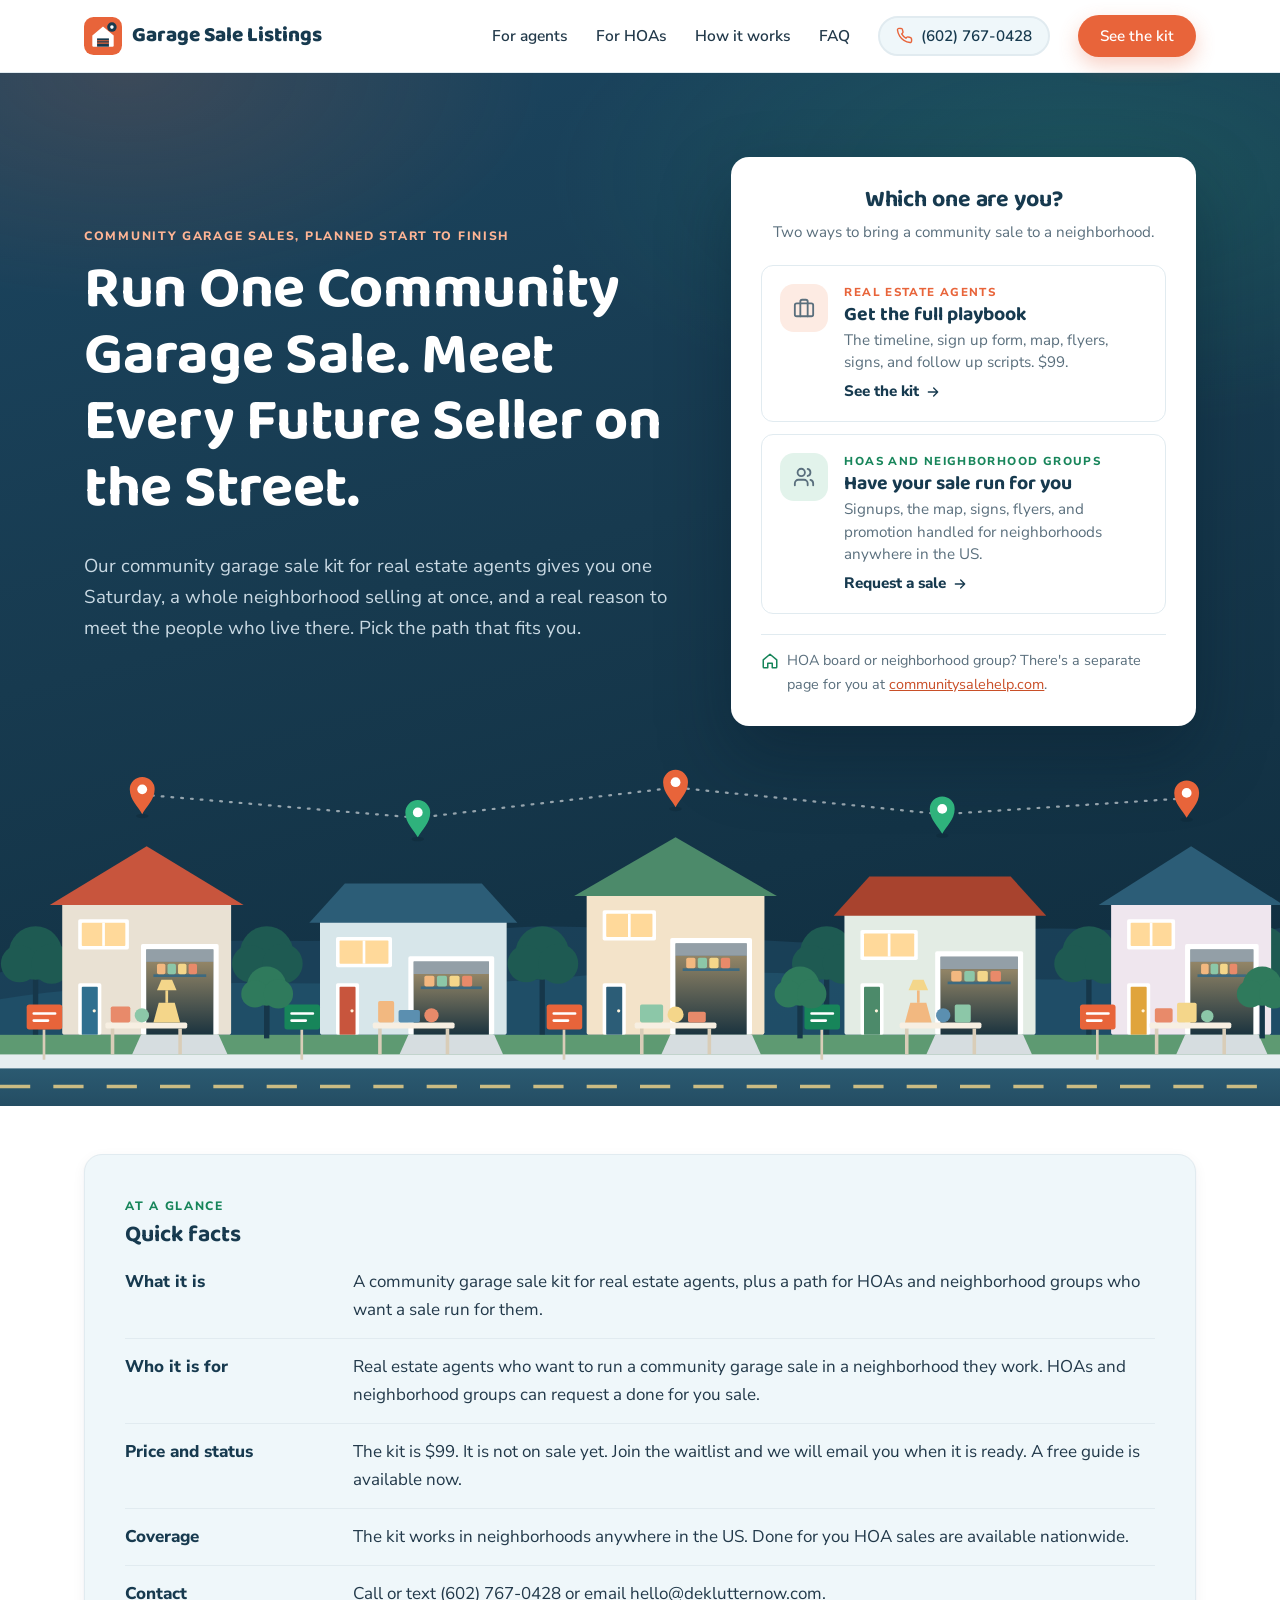
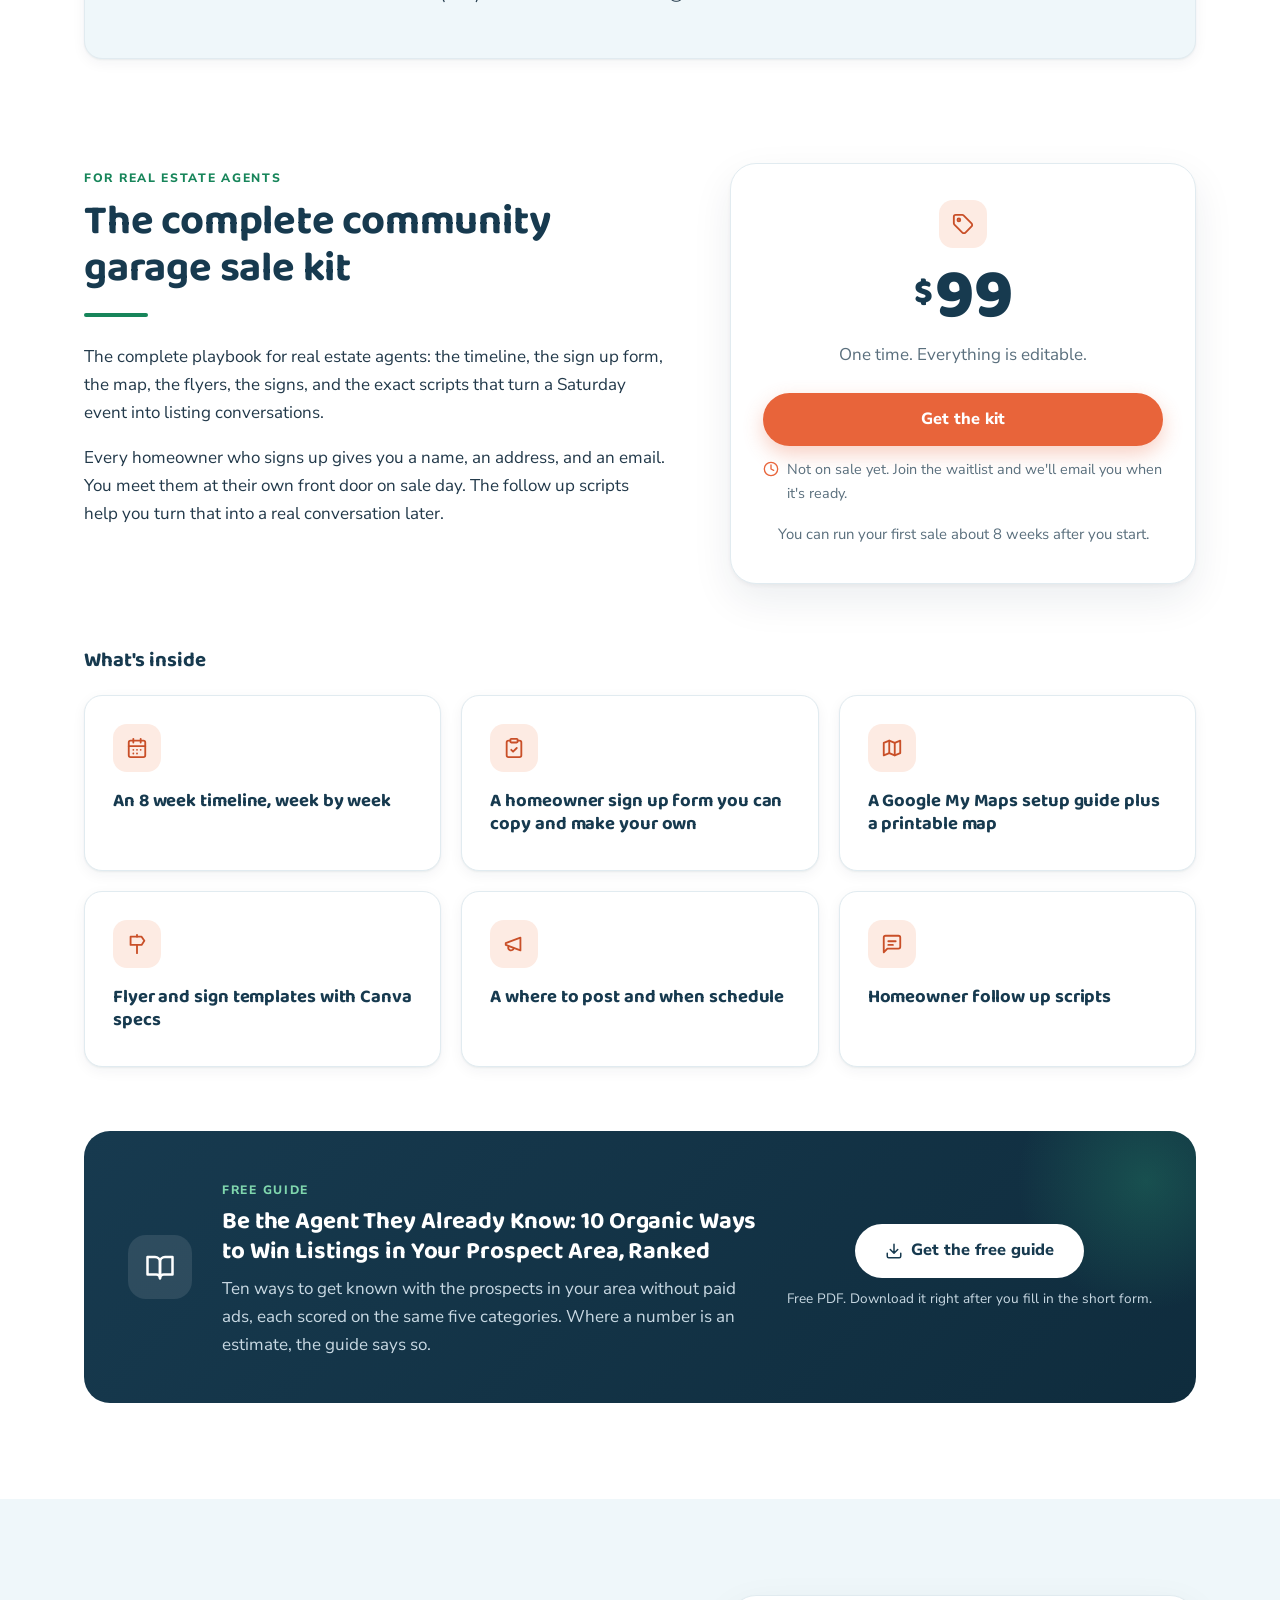
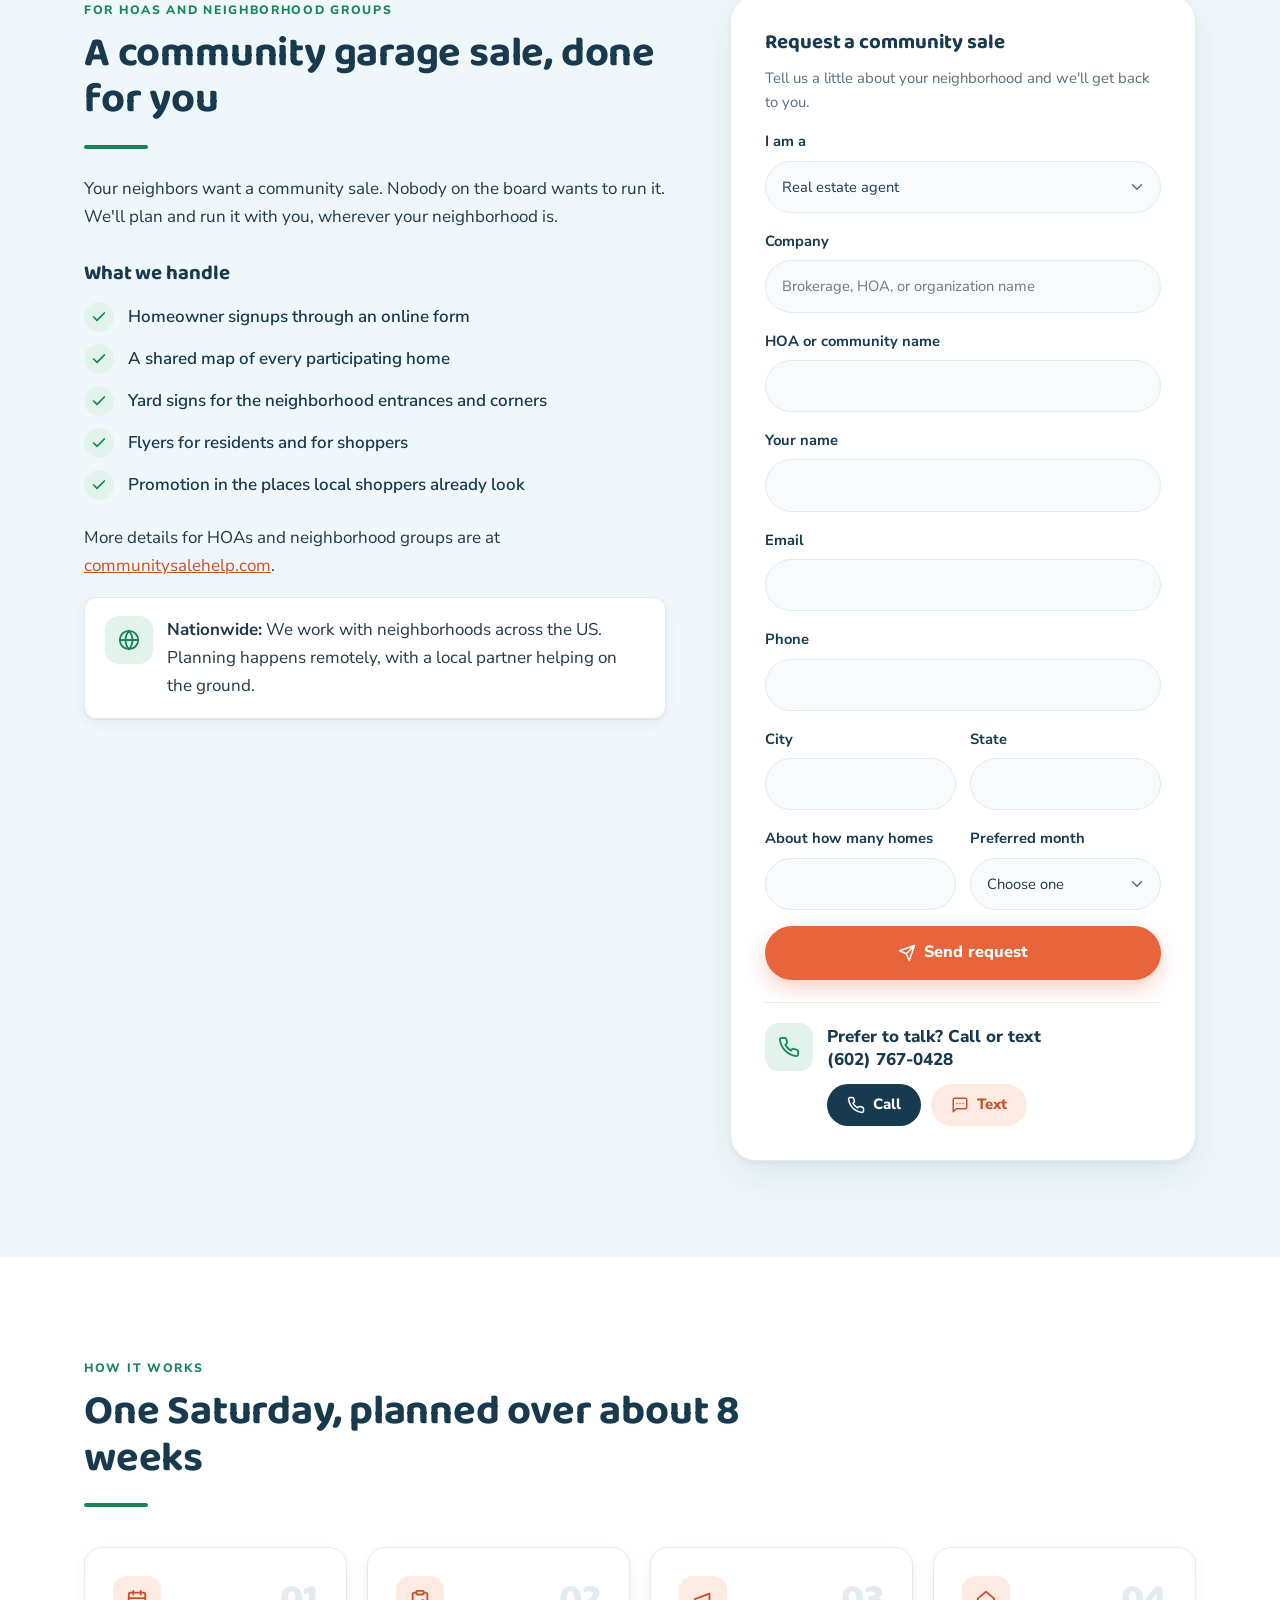
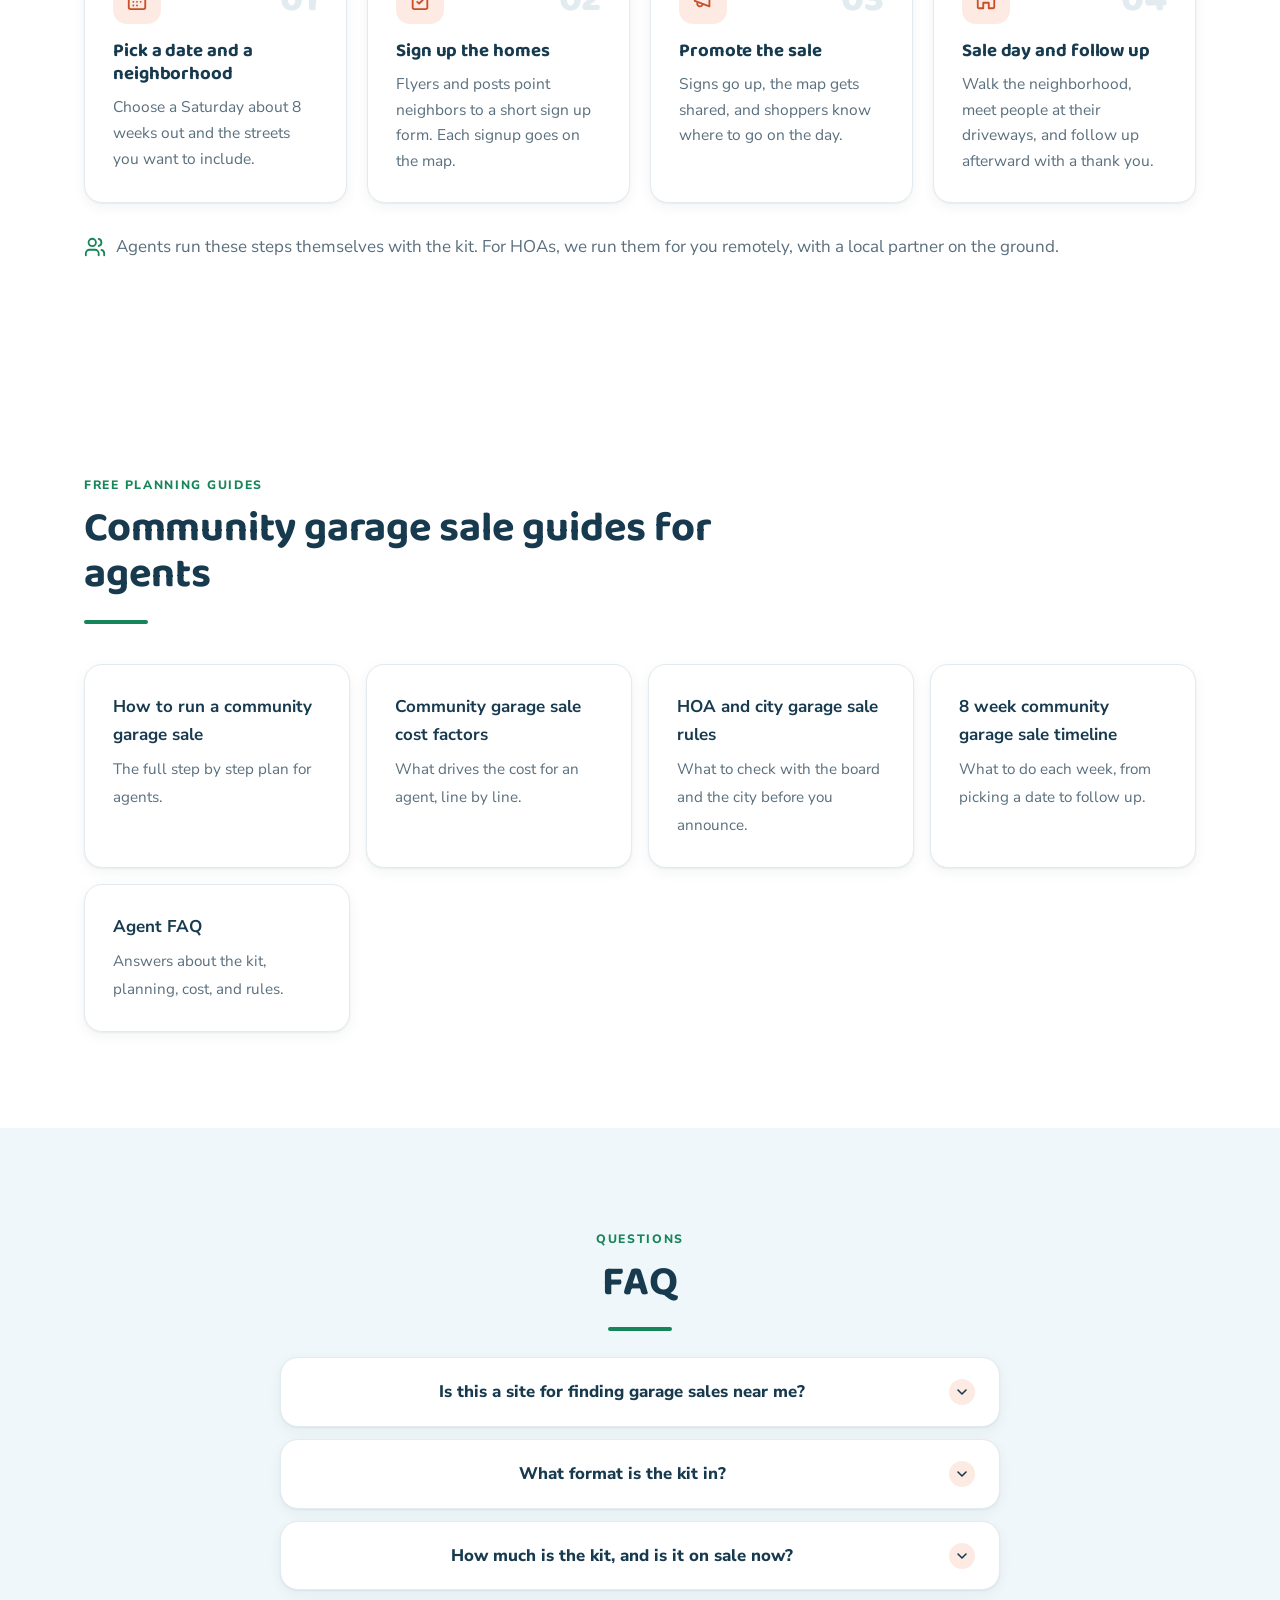
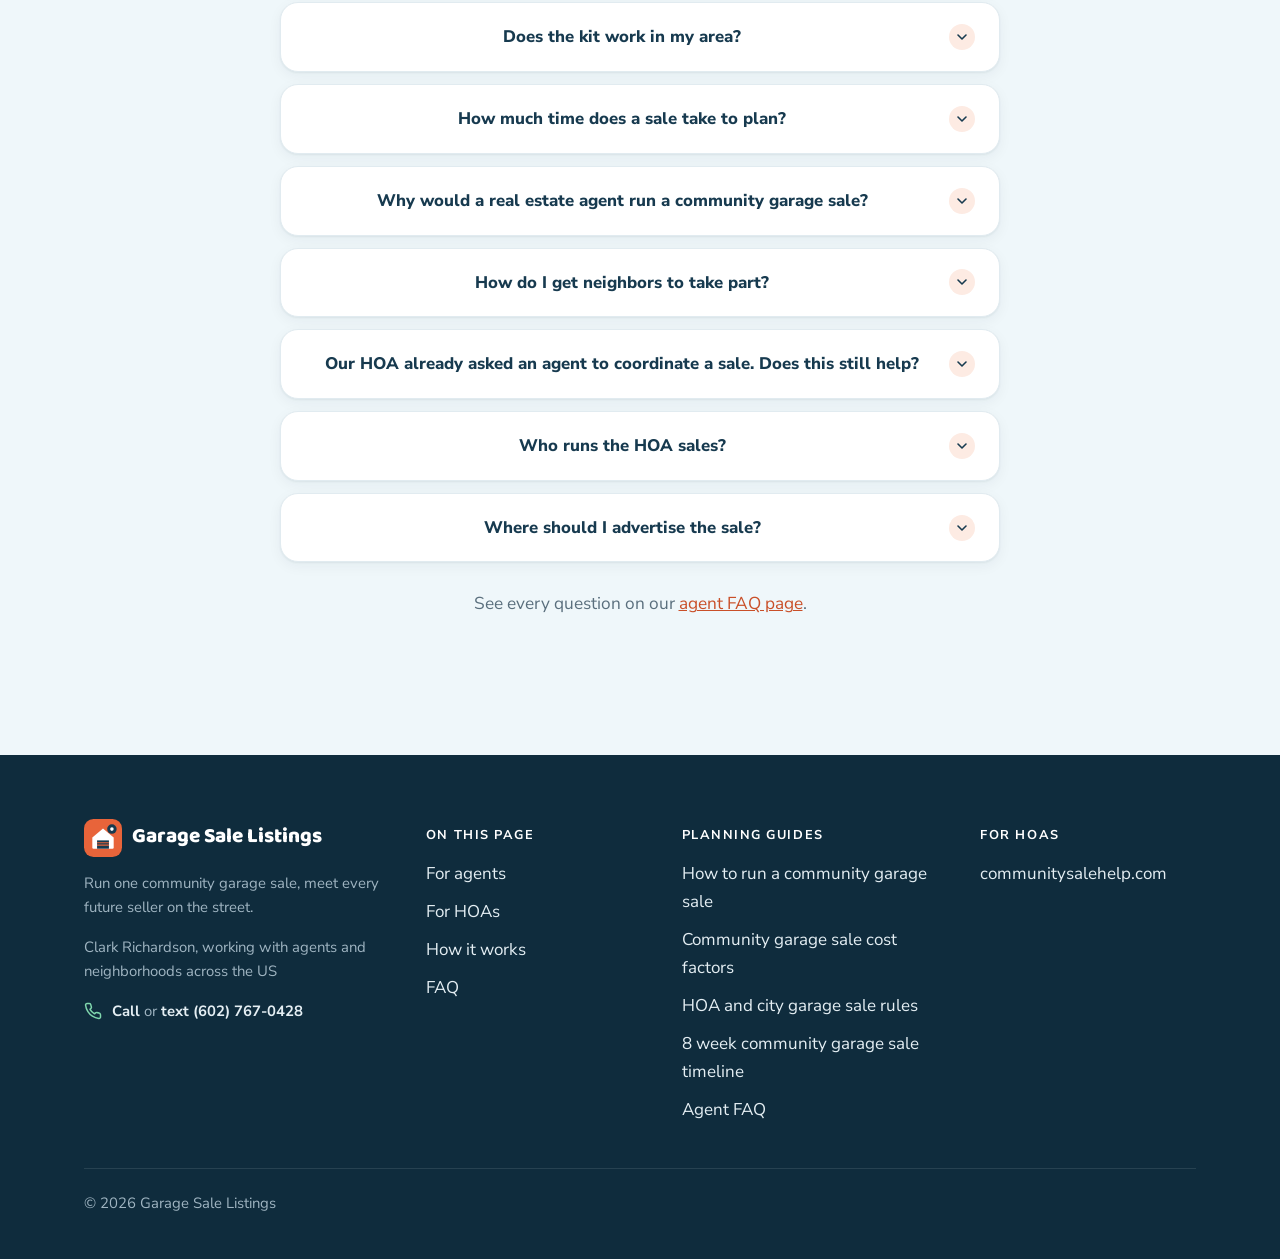
<file: index.html>
<!doctype html>
<html lang="en">
<head>
<meta charset="utf-8">
<meta name="viewport" content="width=device-width, initial-scale=1">
<title>Community Garage Sale Kit for Real Estate Agents</title>
<meta name="description" content="A community garage sale kit for real estate agents: the timeline, signup form, map, flyers, signs and follow up scripts to meet every seller on the street.">
<meta name="theme-color" content="#173a4f">
<link rel="preload" href="fonts/baloo2.woff2" as="font" type="font/woff2" crossorigin>
<link rel="preload" href="fonts/nunitosans.woff2" as="font" type="font/woff2" crossorigin>
<link rel="stylesheet" href="styles.css">
<link rel="stylesheet" href="article.css">
<link rel="icon" href="assets/mark-agents.svg" type="image/svg+xml">
<link rel="icon" href="assets/favicon.png" type="image/png" sizes="48x48">
<link rel="canonical" href="https://garagesaleagents.com/">
<meta property="og:type" content="website">
<meta property="og:site_name" content="Garage Sale Listings">
<meta property="og:title" content="Community Garage Sale Kit for Real Estate Agents">
<meta property="og:description" content="The community garage sale playbook for real estate agents who want to be known in the neighborhoods they work.">
<meta property="og:url" content="https://garagesaleagents.com/">
<meta property="og:image" content="https://garagesaleagents.com/assets/og.png">
<meta property="og:image:width" content="1200">
<meta property="og:image:height" content="630">
<meta property="og:image:alt" content="Illustration of a neighborhood street with open garages and sale tables">
<meta name="twitter:card" content="summary_large_image">
<script type="application/ld+json">
{
  "@context": "https://schema.org",
  "@graph": [
    {
      "@type": "Person",
      "@id": "https://garagesaleagents.com/#clark",
      "name": "Clark Richardson"
    },
    {
      "@type": "Organization",
      "@id": "https://garagesaleagents.com/#org",
      "name": "Garage Sale Listings",
      "url": "https://garagesaleagents.com/",
      "logo": "https://garagesaleagents.com/assets/logo.png",
      "telephone": "+1-602-767-0428",
      "email": "hello@deklutternow.com",
      "areaServed": {
        "@type": "Country",
        "name": "United States"
      },
      "sameAs": [
        "https://www.facebook.com/profile.php?id=61595008964167"
      ],
      "founder": {
        "@id": "https://garagesaleagents.com/#clark"
      }
    },
    {
      "@type": "WebSite",
      "@id": "https://garagesaleagents.com/#website",
      "url": "https://garagesaleagents.com/",
      "name": "Garage Sale Listings",
      "publisher": {
        "@id": "https://garagesaleagents.com/#org"
      },
      "inLanguage": "en"
    }
  ]
}
</script>
<script type="application/ld+json">
{
  "@context": "https://schema.org",
  "@type": "FAQPage",
  "mainEntity": [
    {
      "@type": "Question",
      "name": "Is this a site for finding garage sales near me?",
      "acceptedAnswer": {
        "@type": "Answer",
        "text": "No. This is for the people who organize a community sale: real estate agents, and HOAs or neighborhood groups who want one run for them."
      }
    },
    {
      "@type": "Question",
      "name": "What format is the kit in?",
      "acceptedAnswer": {
        "@type": "Answer",
        "text": "You get documents and templates you can copy and edit: the timeline, the sign up form, the map guide, flyer and sign templates for Canva, the posting schedule, and the follow up scripts."
      }
    },
    {
      "@type": "Question",
      "name": "How much is the kit, and is it on sale now?",
      "acceptedAnswer": {
        "@type": "Answer",
        "text": "The kit is $99. It is not on sale yet. Join the waitlist on this page and we will email you when it is ready."
      }
    },
    {
      "@type": "Question",
      "name": "Does the kit work in my area?",
      "acceptedAnswer": {
        "@type": "Answer",
        "text": "Yes. The kit works in any neighborhood in the US. HOAs anywhere in the country can also request a done for you sale."
      }
    },
    {
      "@type": "Question",
      "name": "How much time does a sale take to plan?",
      "acceptedAnswer": {
        "@type": "Answer",
        "text": "The timeline runs about 8 weeks from picking a date to sale day."
      }
    },
    {
      "@type": "Question",
      "name": "Why would a real estate agent run a community garage sale?",
      "acceptedAnswer": {
        "@type": "Answer",
        "text": "A community garage sale gives you a real reason to meet the homeowners who sign up, at their own front door on sale day. The kit includes follow up scripts for the people who agree to hear from you."
      }
    },
    {
      "@type": "Question",
      "name": "How do I get neighbors to take part?",
      "acceptedAnswer": {
        "@type": "Answer",
        "text": "Pick a date, get approval if the neighborhood has an HOA, then open a sign up form and get the word out with flyers and posts. Neighbors often wait to sign up until a date is set and the plan is already in motion."
      }
    },
    {
      "@type": "Question",
      "name": "Our HOA already asked an agent to coordinate a sale. Does this still help?",
      "acceptedAnswer": {
        "@type": "Answer",
        "text": "Yes. The kit gives that agent a ready plan so the work goes faster. Or the HOA can request a done for you sale using the form above."
      }
    },
    {
      "@type": "Question",
      "name": "Who runs the HOA sales?",
      "acceptedAnswer": {
        "@type": "Answer",
        "text": "We do. We coordinate everything remotely, a local partner helps on the ground, and you'll deal with us directly."
      }
    },
    {
      "@type": "Question",
      "name": "Where should I advertise the sale?",
      "acceptedAnswer": {
        "@type": "Answer",
        "text": "Advertise in the places local shoppers already look, and put signs at the neighborhood entrances on sale day. The kit includes a where to post and when schedule. Local rules on signs differ, so check your city and your HOA before you post them."
      }
    }
  ]
}
</script>
</head>
<body class="theme-agents">
<svg width="0" height="0" style="position:absolute" aria-hidden="true">
  <defs>
    <symbol id="i-x" viewBox="0 0 24 24"><path d="M18 6 6 18M6 6l12 12"/></symbol>
    <symbol id="i-check" viewBox="0 0 24 24"><path d="M20 6 9 17l-5-5"/></symbol>
    <symbol id="i-arrow" viewBox="0 0 24 24"><path d="M5 12h14M13 6l6 6-6 6"/></symbol>
    <symbol id="i-pin" viewBox="0 0 24 24"><path d="M20 10c0 6-8 12-8 12s-8-6-8-12a8 8 0 0 1 16 0Z"/><circle cx="12" cy="10" r="3"/></symbol>
    <symbol id="i-calendar" viewBox="0 0 24 24"><rect x="3" y="4" width="18" height="18" rx="2"/><path d="M16 2v4M8 2v4M3 10h18M8 14h.01M12 14h.01M16 14h.01M8 18h.01M12 18h.01"/></symbol>
    <symbol id="i-clipboard" viewBox="0 0 24 24"><rect x="8" y="2" width="8" height="4" rx="1"/><path d="M16 4h2a2 2 0 0 1 2 2v14a2 2 0 0 1-2 2H6a2 2 0 0 1-2-2V6a2 2 0 0 1 2-2h2"/><path d="m9 14 2 2 4-4"/></symbol>
    <symbol id="i-map" viewBox="0 0 24 24"><path d="M3 6.5 9 4l6 2.5L21 4v13.5L15 20l-6-2.5L3 20z"/><path d="M9 4v13.5M15 6.5V20"/></symbol>
    <symbol id="i-sign" viewBox="0 0 24 24"><path d="M12 13v9M12 2v2"/><path d="M5 4h12l3 4.5-3 4.5H5z"/></symbol>
    <symbol id="i-file" viewBox="0 0 24 24"><path d="M14 2H6a2 2 0 0 0-2 2v16a2 2 0 0 0 2 2h12a2 2 0 0 0 2-2V8z"/><path d="M14 2v6h6M16 13H8M16 17H8M10 9H8"/></symbol>
    <symbol id="i-megaphone" viewBox="0 0 24 24"><path d="m3 11 16-6v14L3 13z"/><path d="M11.6 16.8a3 3 0 1 1-5.8-1.6"/></symbol>
    <symbol id="i-chat" viewBox="0 0 24 24"><path d="M21 15a2 2 0 0 1-2 2H7l-4 4V5a2 2 0 0 1 2-2h14a2 2 0 0 1 2 2z"/><path d="M8 9h8M8 13h5"/></symbol>
    <symbol id="i-clock" viewBox="0 0 24 24"><circle cx="12" cy="12" r="10"/><path d="M12 6v6l4 2"/></symbol>
    <symbol id="i-book" viewBox="0 0 24 24"><path d="M2 4h6a4 4 0 0 1 4 4v13a3 3 0 0 0-3-3H2z"/><path d="M22 4h-6a4 4 0 0 0-4 4v13a3 3 0 0 1 3-3h7z"/></symbol>
    <symbol id="i-home" viewBox="0 0 24 24"><path d="M3 10.5 12 3l9 7.5V20a1 1 0 0 1-1 1h-5v-6H9v6H4a1 1 0 0 1-1-1z"/></symbol>
    <symbol id="i-users" viewBox="0 0 24 24"><path d="M16 21v-2a4 4 0 0 0-4-4H6a4 4 0 0 0-4 4v2"/><circle cx="9" cy="7" r="4"/><path d="M22 21v-2a4 4 0 0 0-3-3.87M16 3.13a4 4 0 0 1 0 7.75"/></symbol>
    <symbol id="i-briefcase" viewBox="0 0 24 24"><rect x="2" y="7" width="20" height="14" rx="2"/><path d="M16 21V5a2 2 0 0 0-2-2h-4a2 2 0 0 0-2 2v16"/></symbol>
    <symbol id="i-send" viewBox="0 0 24 24"><path d="M22 2 11 13M22 2l-7 20-4-9-9-4z"/></symbol>
    <symbol id="i-lock" viewBox="0 0 24 24"><rect x="3" y="11" width="18" height="11" rx="2"/><path d="M7 11V7a5 5 0 0 1 10 0v4"/></symbol>
    <symbol id="i-tag" viewBox="0 0 24 24"><path d="M12.6 2.6A2 2 0 0 0 11.2 2H4a2 2 0 0 0-2 2v7.2a2 2 0 0 0 .6 1.4l8.7 8.7a2.4 2.4 0 0 0 3.4 0l6.6-6.6a2.4 2.4 0 0 0 0-3.4z"/><circle cx="7.5" cy="7.5" r="1.5"/></symbol>
    <symbol id="i-download" viewBox="0 0 24 24"><path d="M21 15v4a2 2 0 0 1-2 2H5a2 2 0 0 1-2-2v-4M7 10l5 5 5-5M12 15V3"/></symbol>
    <symbol id="i-hand" viewBox="0 0 24 24"><path d="M18 11V6a2 2 0 0 0-4 0M14 10V4a2 2 0 0 0-4 0v2M10 10.5V6a2 2 0 0 0-4 0v8"/><path d="M18 8a2 2 0 1 1 4 0v6a8 8 0 0 1-8 8h-2c-2.8 0-4.5-.9-5.9-2.4l-3.6-3.6a2 2 0 0 1 2.8-2.8L7 15"/></symbol>
    <symbol id="i-phone" viewBox="0 0 24 24"><path d="M22 16.9v3a2 2 0 0 1-2.2 2 19.8 19.8 0 0 1-8.6-3.1 19.5 19.5 0 0 1-6-6A19.8 19.8 0 0 1 2.1 4.2 2 2 0 0 1 4.1 2h3a2 2 0 0 1 2 1.7c.1.9.4 1.8.7 2.7a2 2 0 0 1-.5 2.1L8 9.8a16 16 0 0 0 6 6l1.3-1.3a2 2 0 0 1 2.1-.4c.9.3 1.8.6 2.7.7a2 2 0 0 1 1.7 2z"/></symbol>
    <symbol id="i-sms" viewBox="0 0 24 24"><path d="M21 15a2 2 0 0 1-2 2H7l-4 4V5a2 2 0 0 1 2-2h14a2 2 0 0 1 2 2z"/><path d="M8 10h.01M12 10h.01M16 10h.01"/></symbol>
    <symbol id="i-globe" viewBox="0 0 24 24"><circle cx="12" cy="12" r="10"/><path d="M2 12h20M12 2a15 15 0 0 1 0 20M12 2a15 15 0 0 0 0 20"/></symbol>
  </defs>
</svg>

<header class="topbar">
  <div class="wrap topbar-inner">
    <a class="brand" href="#top" aria-label="Garage Sale Listings home">
      <img class="brand-mark" src="assets/mark-agents.svg" alt="" width="38" height="38">
      <span>Garage Sale Listings</span>
    </a>
    <nav class="nav" aria-label="Main">
      <a href="#agents">For agents</a>
      <a href="#hoa">For HOAs</a>
      <a href="#how">How it works</a>
      <a href="/faq/">FAQ</a>
      <a class="btn btn-call" href="tel:+16027670428" aria-label="Call (602) 767-0428"><svg class="icon" aria-hidden="true"><use href="#i-phone"/></svg><span class="call-num">(602) 767-0428</span><span class="call-short">Call</span></a>
      <a class="btn btn-primary nav-cta" href="#agents">See the kit</a>
    </nav>
  </div>
</header>

<main id="top">

  <section class="hero">
    <div class="wrap hero-grid">
      <div>
        <p class="eyebrow">Community garage sales, planned start to finish</p>
        <h1>Run One Community Garage Sale. Meet Every Future Seller on the Street.</h1>
        <p class="lede">Our community garage sale kit for real estate agents gives you one Saturday, a whole neighborhood selling at once, and a real reason to meet the people who live there. Pick the path that fits you.</p>
      </div>

      <div class="hero-card">
        <h2>Which one are you?</h2>
        <p class="sub">Two ways to bring a community sale to a neighborhood.</p>
        <div class="paths">
          <a class="path path-agent" href="#agents">
            <span class="tile tile-orange"><svg class="icon" aria-hidden="true"><use href="#i-briefcase"/></svg></span>
            <span class="path-body">
              <span class="path-tag">Real estate agents</span>
              <strong>Get the full playbook</strong>
              <span>The timeline, sign up form, map, flyers, signs, and follow up scripts. $99.</span>
              <span class="path-go">See the kit <svg class="icon" aria-hidden="true"><use href="#i-arrow"/></svg></span>
            </span>
          </a>
          <a class="path path-hoa" href="#hoa">
            <span class="tile tile-green"><svg class="icon" aria-hidden="true"><use href="#i-users"/></svg></span>
            <span class="path-body">
              <span class="path-tag">HOAs and neighborhood groups</span>
              <strong>Have your sale run for you</strong>
              <span>Signups, the map, signs, flyers, and promotion handled for neighborhoods anywhere in the US.</span>
              <span class="path-go">Request a sale <svg class="icon" aria-hidden="true"><use href="#i-arrow"/></svg></span>
            </span>
          </a>
        </div>
        <p class="path-more foot"><svg class="icon" aria-hidden="true"><use href="#i-home"/></svg><span>HOA board or neighborhood group? There's a separate page for you at <a href="https://communitysalehelp.com">communitysalehelp.com</a>.</span></p>
      </div>
    </div>
    <div class="hero-art"><img src="assets/street.svg" alt="Illustration of a neighborhood street with open garages, sale tables, and map pins above the homes" width="1440" height="380"></div>
  </section>

  <section class="facts-band" aria-labelledby="facts-heading" id="facts">
    <div class="wrap">
      <aside class="facts">
        <p class="eyebrow">At a glance</p>
        <h2 id="facts-heading">Quick facts</h2>
        <dl>
          <div class="fact">
            <dt>What it is</dt>
            <dd>A community garage sale kit for real estate agents, plus a path for HOAs and neighborhood groups who want a sale run for them.</dd>
          </div>
          <div class="fact">
            <dt>Who it is for</dt>
            <dd>Real estate agents who want to run a community garage sale in a neighborhood they work. HOAs and neighborhood groups can request a done for you sale.</dd>
          </div>
          <div class="fact">
            <dt>Price and status</dt>
            <dd>The kit is $99. It is not on sale yet. Join the waitlist and we will email you when it is ready. A free guide is available now.</dd>
          </div>
          <div class="fact">
            <dt>Coverage</dt>
            <dd>The kit works in neighborhoods anywhere in the US. Done for you HOA sales are available nationwide.</dd>
          </div>
          <div class="fact">
            <dt>Contact</dt>
            <dd>Call or text (602) 767-0428 or email hello@deklutternow.com.</dd>
          </div>
        </dl>
      </aside>
    </div>
  </section>


  <section id="agents" class="section">
    <div class="wrap two-col">
      <div>
        <p class="eyebrow">For real estate agents</p>
        <h2>The complete community garage sale kit</h2>
        <span class="bar"></span>
        <p>The complete playbook for real estate agents: the timeline, the sign up form, the map, the flyers, the signs, and the exact scripts that turn a Saturday event into listing conversations.</p>
        <p>Every homeowner who signs up gives you a name, an address, and an email. You meet them at their own front door on sale day. The follow up scripts help you turn that into a real conversation later.</p>
      </div>

      <aside id="kit" class="card buy-card" aria-label="Buy the kit">
        <span class="tile"><svg class="icon" aria-hidden="true"><use href="#i-tag"/></svg></span>
        <p class="price"><span class="currency">$</span>99</p>
        <p class="price-note">One time. Everything is editable.</p>
        <!-- WAITLIST: swap this button for the Gumroad buy link once the kit page is live (see kit-checkout-swap.patch) -->
        <button type="button" class="btn btn-primary btn-block" data-open="waitlist" aria-haspopup="dialog">Get the kit</button>
        <p class="waitlist-hint"><svg class="icon" aria-hidden="true"><use href="#i-clock"/></svg>Not on sale yet. Join the waitlist and we'll email you when it's ready.</p>
        <p class="small">You can run your first sale about 8 weeks after you start.</p>
      </aside>
    </div>

    <div class="wrap">
      <h3 style="margin-top:64px;margin-bottom:22px">What's inside</h3>
      <div class="grid-3">
        <div class="card feature"><span class="tile"><svg class="icon" aria-hidden="true"><use href="#i-calendar"/></svg></span><h3>An 8 week timeline, week by week</h3></div>
        <div class="card feature"><span class="tile"><svg class="icon" aria-hidden="true"><use href="#i-clipboard"/></svg></span><h3>A homeowner sign up form you can copy and make your own</h3></div>
        <div class="card feature"><span class="tile"><svg class="icon" aria-hidden="true"><use href="#i-map"/></svg></span><h3>A Google My Maps setup guide plus a printable map</h3></div>
        <div class="card feature"><span class="tile"><svg class="icon" aria-hidden="true"><use href="#i-sign"/></svg></span><h3>Flyer and sign templates with Canva specs</h3></div>
        <div class="card feature"><span class="tile"><svg class="icon" aria-hidden="true"><use href="#i-megaphone"/></svg></span><h3>A where to post and when schedule</h3></div>
        <div class="card feature"><span class="tile"><svg class="icon" aria-hidden="true"><use href="#i-chat"/></svg></span><h3>Homeowner follow up scripts</h3></div>
      </div>

      <div class="band guide">
        <span class="tile"><svg class="icon" aria-hidden="true"><use href="#i-book"/></svg></span>
        <div class="guide-text">
          <p class="eyebrow">Free guide</p>
          <h3>Be the Agent They Already Know: 10 Organic Ways to Win Listings in Your Prospect Area, Ranked</h3>
          <p>Ten ways to get known with the prospects in your area without paid ads, each scored on the same five categories. Where a number is an estimate, the guide says so.</p>
        </div>
        <div class="guide-cta">
          <button type="button" class="btn btn-light" data-open="guide-modal" aria-haspopup="dialog"><svg class="icon" aria-hidden="true"><use href="#i-download"/></svg> Get the free guide</button>
          <p class="waitlist-hint light">Free PDF. Download it right after you fill in the short form.</p>
        </div>
      </div>
    </div>
  </section>

  <section id="hoa" class="section section-ice">
    <div class="wrap two-col">
      <div>
        <p class="eyebrow">For HOAs and neighborhood groups</p>
        <h2>A community garage sale, done for you</h2>
        <span class="bar"></span>
        <p>Your neighbors want a community sale. Nobody on the board wants to run it. We'll plan and run it with you, wherever your neighborhood is.</p>

        <h3 style="margin:30px 0 16px">What we handle</h3>
        <ul class="checks">
          <li><span class="dot"><svg class="icon" aria-hidden="true"><use href="#i-check"/></svg></span>Homeowner signups through an online form</li>
          <li><span class="dot"><svg class="icon" aria-hidden="true"><use href="#i-check"/></svg></span>A shared map of every participating home</li>
          <li><span class="dot"><svg class="icon" aria-hidden="true"><use href="#i-check"/></svg></span>Yard signs for the neighborhood entrances and corners</li>
          <li><span class="dot"><svg class="icon" aria-hidden="true"><use href="#i-check"/></svg></span>Flyers for residents and for shoppers</li>
          <li><span class="dot"><svg class="icon" aria-hidden="true"><use href="#i-check"/></svg></span>Promotion in the places local shoppers already look</li>
        </ul>

        <p>More details for HOAs and neighborhood groups are at <a href="https://communitysalehelp.com">communitysalehelp.com</a>.</p>

        <div class="area"><span class="tile tile-green"><svg class="icon" aria-hidden="true"><use href="#i-globe"/></svg></span><p><strong>Nationwide:</strong> We work with neighborhoods across the US. Planning happens remotely, with a local partner helping on the ground.</p></div>
      </div>

      <div class="card form-card">
        <h3>Request a community sale</h3>
        <p class="small">Tell us a little about your neighborhood and we'll get back to you.</p>
        <!-- Submissions go to hello@deklutternow.com via FormSubmit. JS posts JSON to the /ajax/ endpoint; without JS the browser posts to the regular endpoint. -->
        <form id="hoa-form" action="https://formsubmit.co/hello@deklutternow.com" data-ajax="https://formsubmit.co/ajax/hello@deklutternow.com" method="POST">
          <input type="hidden" name="_subject" value="New community sale request (garagesaleagents.com)">
          <input type="hidden" name="_template" value="table">
          <input type="hidden" name="_captcha" value="false">
          <input type="hidden" name="_source" value="garagesaleagents.com">
          <input type="text" name="_honey" class="hp" tabindex="-1" autocomplete="off" aria-hidden="true">
          <label>I am a
              <select name="role" required>
                <option value="Real estate agent" selected>Real estate agent</option>
                <option value="HOA">HOA or community board</option>
                <option value="Neighbor or resident">Neighbor or resident</option>
                <option value="Other">Other</option>
              </select>
            </label>
            <label>Company
              <input type="text" name="company" placeholder="Brokerage, HOA, or organization name" autocomplete="organization">
            </label>
          <label>HOA or community name
            <input type="text" name="community" required>
          </label>
          <label>Your name
            <input type="text" name="name" required autocomplete="name">
          </label>
          <label>Email
            <input type="email" name="email" required autocomplete="email">
          </label>
          <label>Phone
            <input type="tel" name="phone" autocomplete="tel">
          </label>
          <div class="row">
            <label>City
              <input type="text" name="city" required autocomplete="address-level2">
            </label>
            <label>State
              <input type="text" name="state" required autocomplete="address-level1">
            </label>
          </div>
          <div class="row">
            <label>About how many homes
              <input type="number" name="homes" min="1" inputmode="numeric">
            </label>
            <label>Preferred month
              <select name="month">
                <option value="">Choose one</option>
                <option>January</option><option>February</option><option>March</option>
                <option>April</option><option>May</option><option>June</option>
                <option>July</option><option>August</option><option>September</option>
                <option>October</option><option>November</option><option>December</option>
                <option>Not sure yet</option>
              </select>
            </label>
          </div>
          <button class="btn btn-primary btn-block" type="submit"><svg class="icon" aria-hidden="true"><use href="#i-send"/></svg> Send request</button>
          <p id="form-status" class="form-status" role="status" aria-live="polite"></p>
        </form>
        <div class="talk">
          <span class="tile tile-2"><svg class="icon" aria-hidden="true"><use href="#i-phone"/></svg></span>
          <div class="talk-body">
            <p class="talk-title">Prefer to talk? Call or text <span class="nowrap">(602) 767-0428</span></p>
            <div class="talk-actions">
              <a class="btn btn-dark btn-sm" href="tel:+16027670428"><svg class="icon" aria-hidden="true"><use href="#i-phone"/></svg> Call</a>
              <a class="btn btn-soft btn-sm" href="sms:+16027670428"><svg class="icon" aria-hidden="true"><use href="#i-sms"/></svg> Text</a>
            </div>
          </div>
        </div>
      </div>
    </div>
  </section>

  <section id="how" class="section">
    <div class="wrap">
      <div class="section-head">
        <p class="eyebrow">How it works</p>
        <h2>One Saturday, planned over about 8 weeks</h2>
        <span class="bar"></span>
      </div>
      <div class="steps">
        <div class="card step">
          <div class="step-top"><span class="tile"><svg class="icon" aria-hidden="true"><use href="#i-calendar"/></svg></span><span class="num">01</span></div>
          <h3>Pick a date and a neighborhood</h3>
          <p>Choose a Saturday about 8 weeks out and the streets you want to include.</p>
        </div>
        <div class="card step">
          <div class="step-top"><span class="tile"><svg class="icon" aria-hidden="true"><use href="#i-clipboard"/></svg></span><span class="num">02</span></div>
          <h3>Sign up the homes</h3>
          <p>Flyers and posts point neighbors to a short sign up form. Each signup goes on the map.</p>
        </div>
        <div class="card step">
          <div class="step-top"><span class="tile"><svg class="icon" aria-hidden="true"><use href="#i-megaphone"/></svg></span><span class="num">03</span></div>
          <h3>Promote the sale</h3>
          <p>Signs go up, the map gets shared, and shoppers know where to go on the day.</p>
        </div>
        <div class="card step">
          <div class="step-top"><span class="tile"><svg class="icon" aria-hidden="true"><use href="#i-home"/></svg></span><span class="num">04</span></div>
          <h3>Sale day and follow up</h3>
          <p>Walk the neighborhood, meet people at their driveways, and follow up afterward with a thank you.</p>
        </div>
      </div>
      <p class="note"><svg class="icon" aria-hidden="true"><use href="#i-users"/></svg><span>Agents run these steps themselves with the kit. For HOAs, we run them for you remotely, with a local partner on the ground.</span></p>
    </div>
  </section>

  <section id="guides" class="section">
    <div class="wrap">
      <div class="section-head">
        <p class="eyebrow">Free planning guides</p>
        <h2>Community garage sale guides for agents</h2>
        <span class="bar"></span>
      </div>
      <div class="res-grid">
        <a class="card" href="/how-to-run-a-community-garage-sale-as-an-agent/"><strong>How to run a community garage sale</strong><span>The full step by step plan for agents.</span></a>
        <a class="card" href="/community-garage-sale-cost/"><strong>Community garage sale cost factors</strong><span>What drives the cost for an agent, line by line.</span></a>
        <a class="card" href="/hoa-and-city-garage-sale-rules/"><strong>HOA and city garage sale rules</strong><span>What to check with the board and the city before you announce.</span></a>
        <a class="card" href="/community-garage-sale-timeline/"><strong>8 week community garage sale timeline</strong><span>What to do each week, from picking a date to follow up.</span></a>
        <a class="card" href="/faq/"><strong>Agent FAQ</strong><span>Answers about the kit, planning, cost, and rules.</span></a>
      </div>
    </div>
  </section>

  <section id="faq" class="section section-ice">
    <div class="wrap narrow">
      <div class="section-head center" style="margin-left:auto;margin-right:auto">
        <p class="eyebrow">Questions</p>
        <h2>FAQ</h2>
        <span class="bar"></span>
      

      <details>
        <summary>Is this a site for finding garage sales near me?</summary>
        <p>No. This is for the people who organize a community sale: real estate agents, and HOAs or neighborhood groups who want one run for them.</p>
      </details>
      <details>
        <summary>What format is the kit in?</summary>
        <p>You get documents and templates you can copy and edit: the timeline, the sign up form, the map guide, flyer and sign templates for Canva, the posting schedule, and the follow up scripts.</p>
      </details>
      <details>
        <summary>How much is the kit, and is it on sale now?</summary>
        <p>The kit is $99. It is not on sale yet. Join the waitlist on this page and we will email you when it is ready.</p>
      </details>
      <details>
        <summary>Does the kit work in my area?</summary>
        <p>Yes. The kit works in any neighborhood in the US. HOAs anywhere in the country can also request a done for you sale.</p>
      </details>
      <details>
        <summary>How much time does a sale take to plan?</summary>
        <p>The timeline runs about 8 weeks from picking a date to sale day.</p>
      </details>
      <details>
        <summary>Why would a real estate agent run a community garage sale?</summary>
        <p>A community garage sale gives you a real reason to meet the homeowners who sign up, at their own front door on sale day. The kit includes follow up scripts for the people who agree to hear from you.</p>
      </details>
      <details>
        <summary>How do I get neighbors to take part?</summary>
        <p>Pick a date, get approval if the neighborhood has an HOA, then open a sign up form and get the word out with flyers and posts. Neighbors often wait to sign up until a date is set and the plan is already in motion.</p>
      </details>
      <details>
        <summary>Our HOA already asked an agent to coordinate a sale. Does this still help?</summary>
        <p>Yes. The kit gives that agent a ready plan so the work goes faster. Or the HOA can request a done for you sale using the form above.</p>
      </details>
      <details>
        <summary>Who runs the HOA sales?</summary>
        <p>We do. We coordinate everything remotely, a local partner helps on the ground, and you'll deal with us directly.</p>
      </details>
      <details>
        <summary>Where should I advertise the sale?</summary>
        <p>Advertise in the places local shoppers already look, and put signs at the neighborhood entrances on sale day. The kit includes a where to post and when schedule. Local rules on signs differ, so check your city and your HOA before you post them.</p>
      </details>
      <p class="faq-more">See every question on our <a href="/faq/">agent FAQ page</a>.</p>
    </div>
  </section>

</main>

<footer class="footer">
  <div class="wrap footer-inner">
    <div>
      <p class="brand"><img class="brand-mark" src="assets/mark-agents.svg" alt="" width="38" height="38"><span>Garage Sale Listings</span></p>
      <p class="small">Run one community garage sale, meet every future seller on the street.</p>
      <p class="small">Clark Richardson, working with agents and neighborhoods across the US</p>
      <p class="small footer-phone"><svg class="icon" aria-hidden="true"><use href="#i-phone"/></svg><span><a href="tel:+16027670428">Call</a> or <a href="sms:+16027670428">text</a> <a class="nowrap" href="tel:+16027670428">(602) 767-0428</a></span></p>
    </div>
    <div>
      <h4>On this page</h4>
      <nav class="footer-nav" aria-label="Footer">
        <a href="#agents">For agents</a>
        <a href="#hoa">For HOAs</a>
        <a href="#how">How it works</a>
        <a href="#faq">FAQ</a>
      </nav>
    </div>
    <div>
      <h4>Planning guides</h4>
      <nav class="footer-nav" aria-label="Planning guides">
        <a href="/how-to-run-a-community-garage-sale-as-an-agent/">How to run a community garage sale</a>
        <a href="/community-garage-sale-cost/">Community garage sale cost factors</a>
        <a href="/hoa-and-city-garage-sale-rules/">HOA and city garage sale rules</a>
        <a href="/community-garage-sale-timeline/">8 week community garage sale timeline</a>
        <a href="/faq/">Agent FAQ</a>
      </nav>
    </div>
    <div>
      <h4>For HOAs</h4>
      <nav class="footer-nav" aria-label="HOA site">
        <a href="https://communitysalehelp.com">communitysalehelp.com</a>
      </nav>
    </div>
  </div>
  <div class="wrap"><p class="small copy">&copy; 2026 Garage Sale Listings</p></div>
</footer>

<dialog id="waitlist" class="modal" aria-labelledby="wl-title" aria-describedby="wl-desc">
  <div class="modal-inner">
    <button type="button" class="modal-close" data-close aria-label="Close"><svg class="icon" aria-hidden="true"><use href="#i-x"/></svg></button>
    <div class="modal-head">
      <span class="tile"><svg class="icon" aria-hidden="true"><use href="#i-clock"/></svg></span>
      <div>
        <p class="eyebrow">Waitlist</p>
        <h2 id="wl-title">Get notified when the kit is ready</h2>
      </div>
    </div>
    <p id="wl-desc" class="modal-desc">The $99 kit isn't on sale yet. Leave your details and we'll email you as soon as it's ready.</p>
    <form id="waitlist-form" class="js-modal-form" action="https://formsubmit.co/hello@deklutternow.com" data-ajax="https://formsubmit.co/ajax/hello@deklutternow.com" method="POST" novalidate>
      <input type="hidden" name="_subject" value="Waitlist: Kit $99 (garagesaleagents.com)">
      <input type="hidden" name="_template" value="table">
      <input type="hidden" name="_captcha" value="false">
      <input type="hidden" name="_source" value="garagesaleagents.com">
      <input type="hidden" name="product" value="Kit $99">
      <input type="text" name="_honey" class="hp" tabindex="-1" autocomplete="off" aria-hidden="true">
      <div class="row">
        <label>Name
          <input type="text" name="name" required autocomplete="name">
        </label>
        <label>Email
          <input type="email" name="email" required autocomplete="email">
        </label>
      </div>
      <div class="row">
        <label>Phone <span class="opt">(optional)</span>
          <input type="tel" name="phone" autocomplete="tel">
        </label>
        <label>I am a
          <select name="role">
            <option value="Real estate agent" selected>Real estate agent</option>
            <option value="Team leader or broker">Team leader or broker</option>
            <option value="Other">Other</option>
          </select>
        </label>
      </div>
      <label>Company or brokerage
        <input type="text" name="company" autocomplete="organization">
      </label>
      <div class="row">
        <label>City
          <input type="text" name="city" autocomplete="address-level2">
        </label>
        <label>State
          <input type="text" name="state" autocomplete="address-level1">
        </label>
      </div>
      <button class="btn btn-primary btn-block" type="submit"><svg class="icon" aria-hidden="true"><use href="#i-send"/></svg> Join the waitlist</button>
      <p class="form-status" role="status" aria-live="polite"></p>
    </form>
    <div class="wl-done" hidden>
      <span class="tile tile-green"><svg class="icon" aria-hidden="true"><use href="#i-check"/></svg></span>
      <p class="wl-done-msg">You're on the list. we'll email you as soon as it's ready.</p>
      <button type="button" class="btn btn-dark" data-close>Close</button>
    </div>
  </div>
</dialog>

<dialog id="guide-modal" class="modal" aria-labelledby="gd-title" aria-describedby="gd-desc">
  <div class="modal-inner">
    <button type="button" class="modal-close" data-close aria-label="Close"><svg class="icon" aria-hidden="true"><use href="#i-x"/></svg></button>
    <div class="modal-head">
      <span class="tile tile-green"><svg class="icon" aria-hidden="true"><use href="#i-book"/></svg></span>
      <div>
        <p class="eyebrow">Free guide</p>
        <h2 id="gd-title">Get the free guide</h2>
      </div>
    </div>
    <p id="gd-desc" class="modal-desc">Be the Agent They Already Know: 10 Organic Ways to Win Listings in Your Prospect Area, Ranked. Enter your name, email, city and state and the PDF is yours right away.</p>
    <form id="guide-form" class="js-modal-form" action="https://formsubmit.co/hello@deklutternow.com" data-ajax="https://formsubmit.co/ajax/hello@deklutternow.com" method="POST" novalidate>
      <input type="hidden" name="_subject" value="Free guide request (garagesaleagents.com)">
      <input type="hidden" name="_template" value="table">
      <input type="hidden" name="_captcha" value="false">
      <input type="hidden" name="_source" value="garagesaleagents.com">
      <input type="hidden" name="product" value="Free guide">
      <input type="hidden" name="_next" value="https://garagesaleagents.com/guide/thanks.html">
      <input type="hidden" name="_autoresponse" value="Thanks for grabbing the guide. Here it is: https://garagesaleagents.com/guide/be_the_agent_they_already_know.pdf Tactic 1 is the community garage sale. If it clicks, reply here and we'll let you know when the full kit is ready. Clark Richardson, (602) 767-0428">
      <input type="text" name="_honey" class="hp" tabindex="-1" autocomplete="off" aria-hidden="true">
      <div class="row">
        <label>Name
          <input type="text" name="name" required autocomplete="name">
        </label>
        <label>Email
          <input type="email" name="email" required autocomplete="email">
        </label>
      </div>
      <div class="row">
        <label>I am a
          <select name="role">
            <option value="Real estate agent" selected>Real estate agent</option>
            <option value="Team leader or broker">Team leader or broker</option>
            <option value="Other">Other</option>
          </select>
        </label>
        <label>Company or brokerage
          <input type="text" name="company" autocomplete="organization">
        </label>
      </div>
      <div class="row">
        <label>City
          <input type="text" name="city" required autocomplete="address-level2">
        </label>
        <label>State
          <input type="text" name="state" required autocomplete="address-level1">
        </label>
      </div>
      <button class="btn btn-primary btn-block" type="submit"><svg class="icon" aria-hidden="true"><use href="#i-download"/></svg> Get the guide</button>
      <p class="form-status" role="status" aria-live="polite"></p>
    </form>
    <div class="wl-done" hidden>
      <span class="tile tile-green"><svg class="icon" aria-hidden="true"><use href="#i-check"/></svg></span>
      <p class="wl-done-msg">Thanks. Here's your guide.</p>
      <p class="small">Tactic 1 is the community garage sale. If it clicks, the full kit is coming soon.</p>
      <div class="done-actions">
        <a class="btn btn-primary" href="guide/be_the_agent_they_already_know.pdf" download target="_blank" rel="noopener"><svg class="icon" aria-hidden="true"><use href="#i-download"/></svg> Download the PDF</a>
        <button type="button" class="btn btn-dark" data-close>Close</button>
      </div>
    </div>
  </div>
</dialog>

<script>
// Modals: kit waitlist and free guide. Native dialog, focus trap, Esc to close.
(function () {
  var FAIL = 'Sorry, that did not go through. Please call or text (602) 767-0428 and we will take care of it.';
  var opener = null;
  function focusables(dlg) {
    return Array.prototype.filter.call(dlg.querySelectorAll('button, [href], input:not([type="hidden"]):not(.hp), select, textarea'), function (el) {
      return !el.disabled && el.offsetParent !== null;
    });
  }
  function open(dlg, trigger) {
    opener = trigger || document.activeElement;
    var form = dlg.querySelector('form'), done = dlg.querySelector('.wl-done'), status = dlg.querySelector('.form-status');
    form.hidden = false; done.hidden = true; status.className = 'form-status'; status.textContent = '';
    if (typeof dlg.showModal === 'function') { dlg.showModal(); } else { dlg.setAttribute('open', ''); dlg.classList.add('fallback'); }
    document.documentElement.classList.add('modal-open');
    setTimeout(function () { form.elements.name.focus(); }, 30);
  }
  function close(dlg) {
    if (typeof dlg.close === 'function' && dlg.open) { dlg.close(); } else { dlg.removeAttribute('open'); dlg.classList.remove('fallback'); closed(); }
  }
  function closed() {
    document.documentElement.classList.remove('modal-open');
    if (opener && opener.focus) opener.focus();
  }
  document.querySelectorAll('[data-open]').forEach(function (b) {
    var dlg = document.getElementById(b.getAttribute('data-open'));
    if (dlg) b.addEventListener('click', function () { open(dlg, b); });
  });
  document.querySelectorAll('dialog.modal').forEach(function (dlg) {
    dlg.addEventListener('close', closed);
    dlg.querySelectorAll('[data-close]').forEach(function (b) { b.addEventListener('click', function () { close(dlg); }); });
    dlg.addEventListener('click', function (e) { if (e.target === dlg) close(dlg); });
    dlg.addEventListener('keydown', function (e) {
      if (e.key === 'Escape') { e.preventDefault(); close(dlg); return; }
      if (e.key !== 'Tab') return;
      var f = focusables(dlg); if (!f.length) return;
      var first = f[0], last = f[f.length - 1];
      if (e.shiftKey && document.activeElement === first) { e.preventDefault(); last.focus(); }
      else if (!e.shiftKey && document.activeElement === last) { e.preventDefault(); first.focus(); }
    });
    var form = dlg.querySelector('form.js-modal-form');
    if (!form) return;
    var status = form.querySelector('.form-status');
    var done = dlg.querySelector('.wl-done');
    var button = form.querySelector('button[type="submit"]');
    function showDone() {
      form.reset(); form.hidden = true; done.hidden = false;
      var c = done.querySelector('a, button'); if (c) c.focus();
    }
    form.addEventListener('submit', function (e) {
      e.preventDefault();
      if (!form.checkValidity()) {
        status.className = 'form-status err';
        status.textContent = (form.id === 'guide-form' ? 'Please add your name, a valid email, your city and your state.' : 'Please add your name and a valid email.');
        var bad = form.querySelector(':invalid'); if (bad) bad.focus();
        return;
      }
      var data = {};
      new FormData(form).forEach(function (v, k) { data[k] = typeof v === 'string' ? v.trim() : v; });
      if (data._honey) { showDone(); return; }
      delete data._honey;
      data._replyto = data.email;
      button.disabled = true;
      var label = button.innerHTML;
      button.textContent = 'Sending...';
      status.className = 'form-status'; status.textContent = '';
      fetch(form.getAttribute('data-ajax'), {
        method: 'POST',
        headers: { 'Content-Type': 'application/json', 'Accept': 'application/json' },
        body: JSON.stringify(data)
      }).then(function (r) {
        return r.json().catch(function () { return {}; }).then(function (j) { return { ok: r.ok, j: j }; });
      }).then(function (res) {
        var s = res.j && res.j.success;
        if (res.ok && (s === true || s === 'true')) {
          if (form.id === 'guide-form') { location.href = 'guide/thanks.html'; return; }
          showDone();
        } else { throw new Error('failed'); }
      }).catch(function () {
        status.className = 'form-status err';
        if (form.id === 'guide-form') {
          status.innerHTML = 'We could not save your details, but the guide is still yours: <a href="guide/be_the_agent_they_already_know.pdf" download>download the PDF</a>. Questions? Call or text (602) 767-0428.';
        } else { status.textContent = FAIL; }
      }).then(function () { button.disabled = false; button.innerHTML = label; });
    });
  });
})();
// HOA request form: send to FormSubmit by AJAX and show the result inline.
(function () {
  var form = document.getElementById('hoa-form');
  if (!form) return;
  var status = document.getElementById('form-status');
  var button = form.querySelector('button[type="submit"]');
  var FAIL = 'Sorry, that did not go through. Please call or text (602) 767-0428 and we will take it from there.';
  form.addEventListener('submit', function (e) {
    e.preventDefault();
    var data = {};
    new FormData(form).forEach(function (v, k) { data[k] = typeof v === 'string' ? v.trim() : v; });
    if (data._honey) { form.reset(); status.className = 'form-status ok'; status.textContent = 'Thanks. Your request is in.'; return; }
    delete data._honey;
    data._replyto = data.email;
    data._subject = 'New request: ' + (data.role || 'Other') + ' (' + (data._source || location.hostname) + ')';
    button.disabled = true;
    var label = button.innerHTML;
    button.textContent = 'Sending...';
    status.className = 'form-status'; status.textContent = '';
    fetch(form.getAttribute('data-ajax'), {
      method: 'POST',
      headers: { 'Content-Type': 'application/json', 'Accept': 'application/json' },
      body: JSON.stringify(data)
    }).then(function (r) {
      return r.json().catch(function () { return {}; }).then(function (j) { return { ok: r.ok, j: j }; });
    }).then(function (res) {
      var s = res.j && res.j.success;
      if (res.ok && (s === true || s === 'true')) {
        form.reset();
        status.className = 'form-status ok';
        status.textContent = 'Thanks. Your request is in, and we will get back to you soon.';
      } else { throw new Error('failed'); }
    }).catch(function () {
      status.className = 'form-status err';
      status.textContent = FAIL;
    }).then(function () { button.disabled = false; button.innerHTML = label; });
  });
})();
</script>
<nav class="callbar" aria-label="Call or text us">
  <a href="tel:+16027670428" data-track="call_tap">Call (602) 767-0428</a>
  <a href="sms:+16027670428" data-track="text_tap">Text us</a>
</nav>
<script>
/* GA4 hook: stays off until an ID is set below, for example "G-XXXXXXX". */
window.GA4_ID = "";
(function(){
  var id = window.GA4_ID;
  function track(name, params){ if (window.gtag) window.gtag("event", name, params || {}); }
  window.siteTrack = track;
  if (id) {
    var s = document.createElement("script"); s.async = true;
    s.src = "https://www.googletagmanager.com/gtag/js?id=" + id; document.head.appendChild(s);
    window.dataLayer = window.dataLayer || [];
    window.gtag = function(){ dataLayer.push(arguments); };
    gtag("js", new Date()); gtag("config", id);
  }
  document.addEventListener("click", function(e){
    var a = e.target.closest && e.target.closest("a"); if (!a) return;
    var h = a.getAttribute("href") || "";
    if (h.indexOf("tel:") === 0) track("call_tap", {link_url: h});
    else if (h.indexOf("sms:") === 0) track("text_tap", {link_url: h});
    else if (h.indexOf("mailto:") === 0) track("email_tap", {link_url: h});
    else if (a.classList.contains("btn")) track("cta_tap", {link_text: (a.textContent || "").trim().slice(0, 60)});
  }, true);
  document.addEventListener("submit", function(e){
    track("form_submit", {form_id: e.target.id || "form"});
  }, true);
})();
</script>
</body>
</html>
</file>
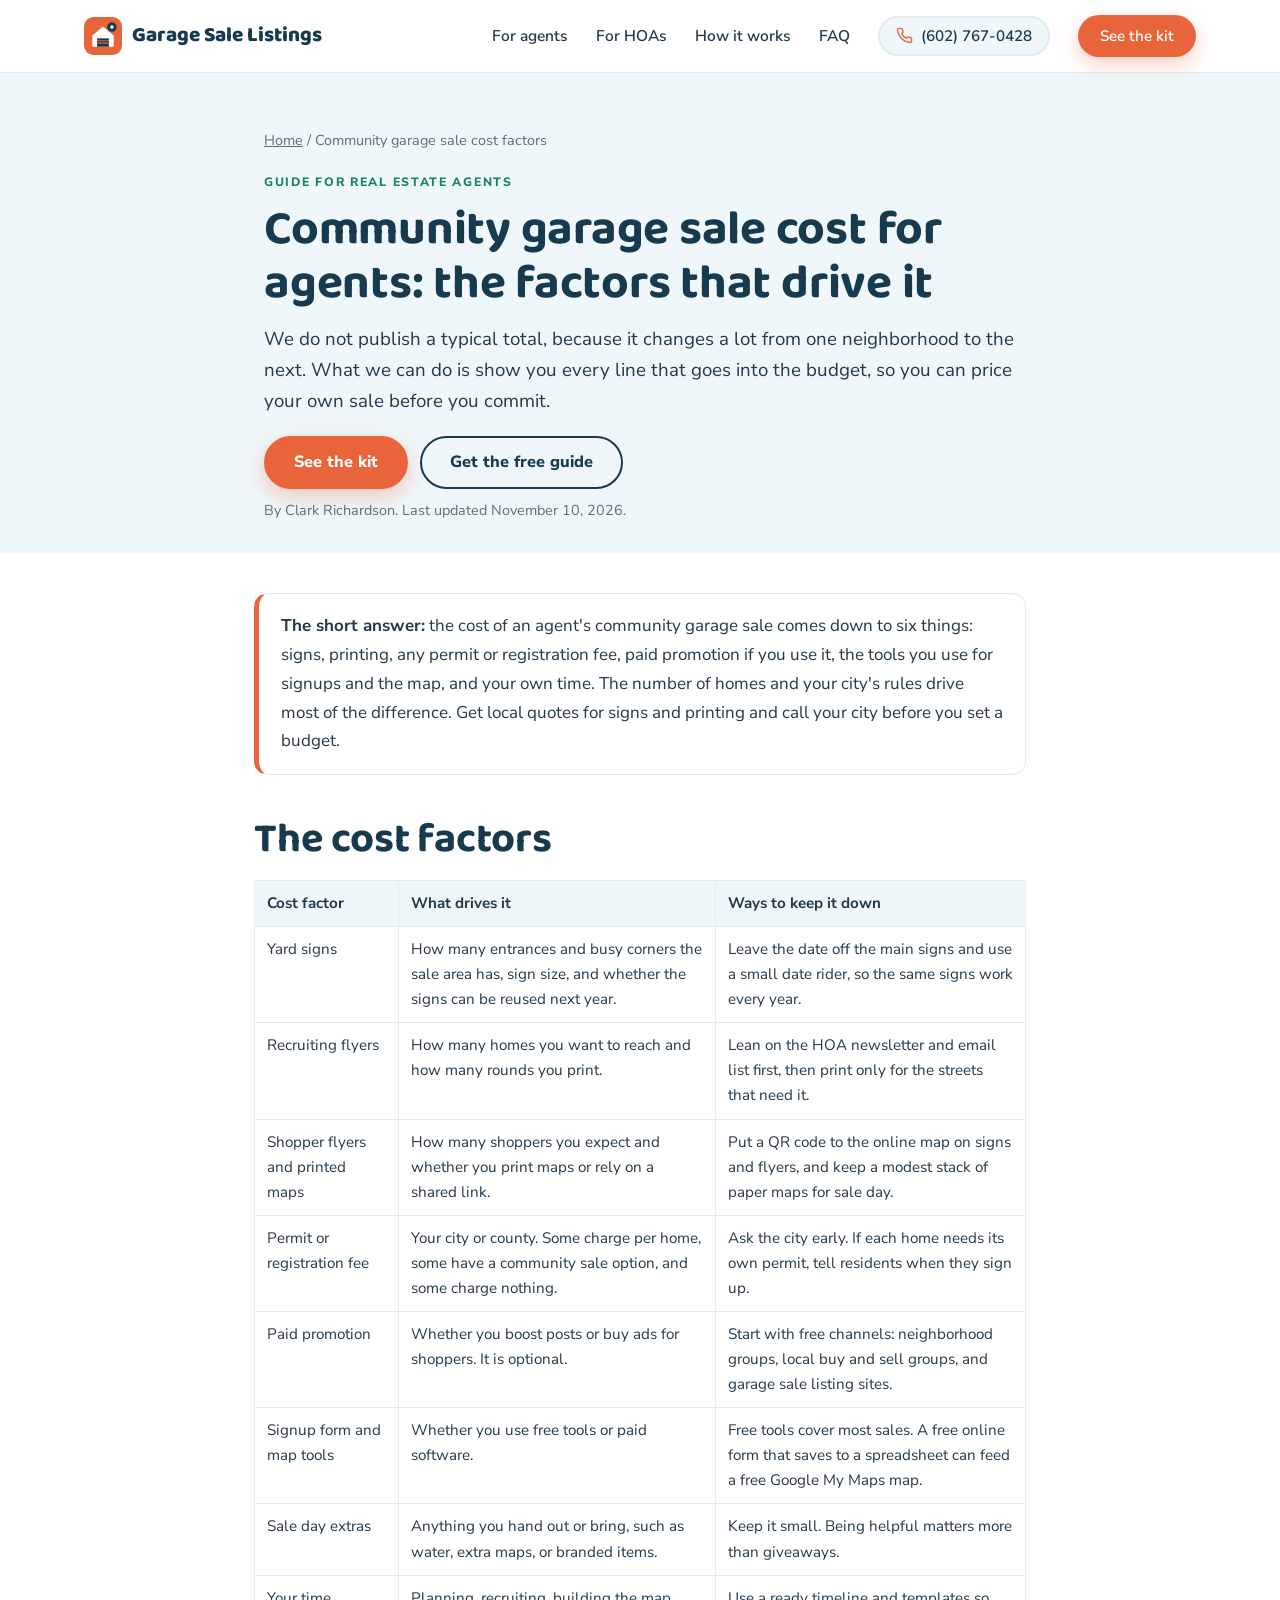
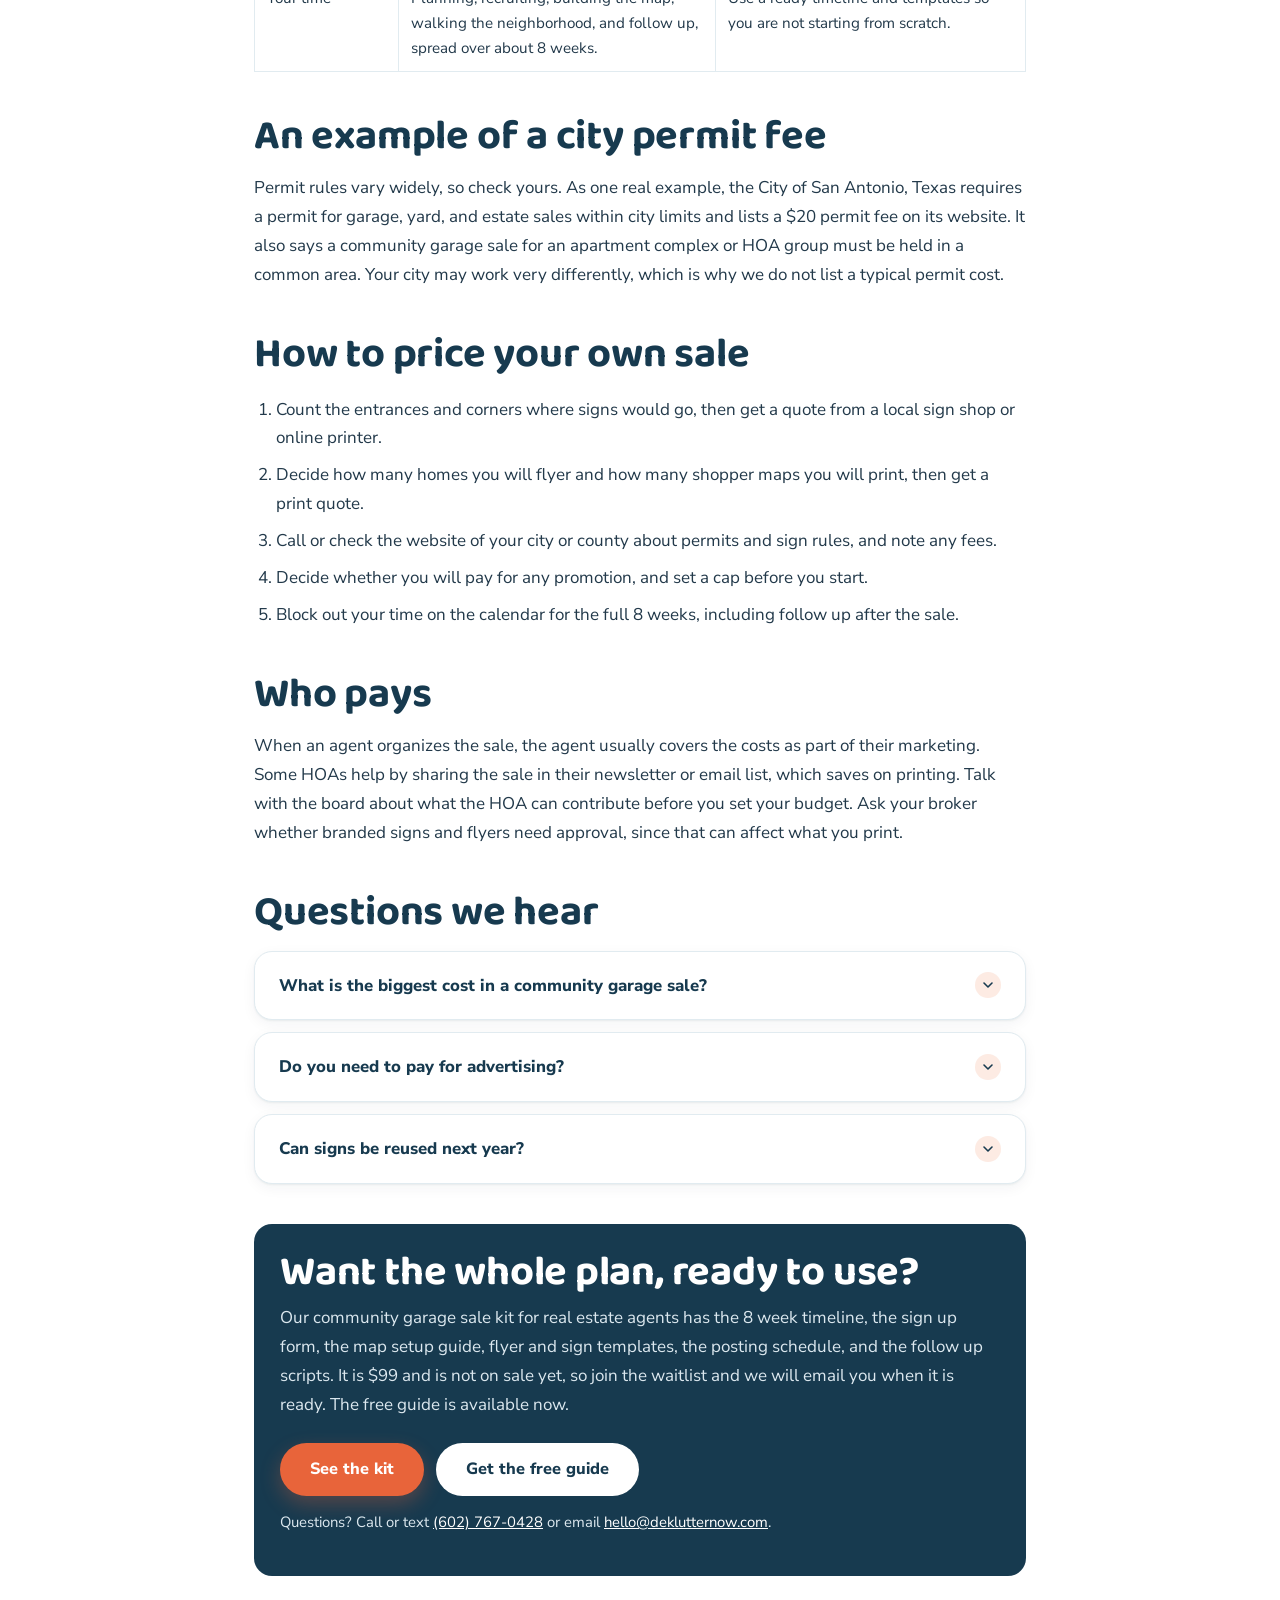
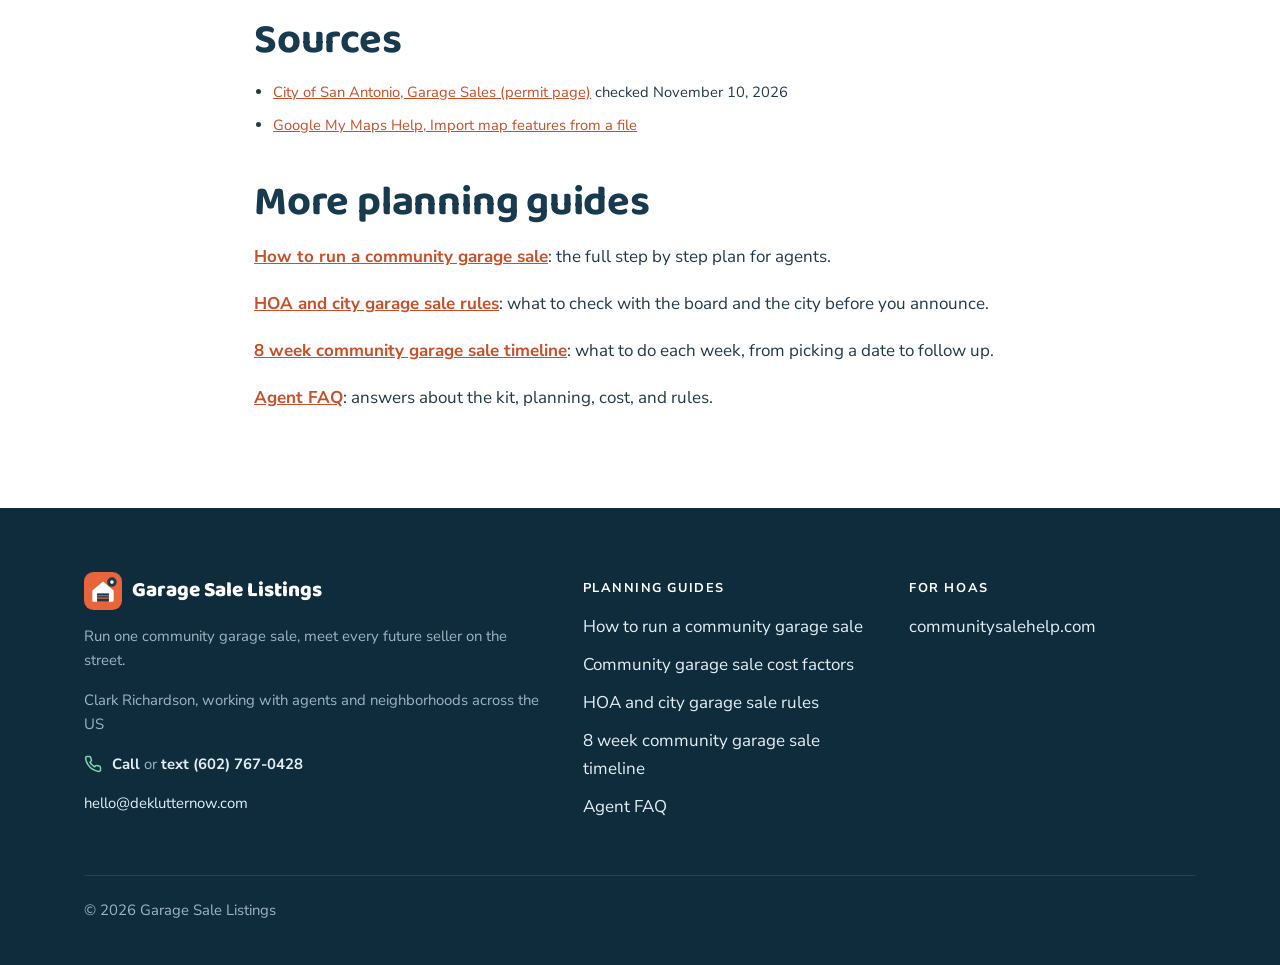
<file: community-garage-sale-cost/index.html>
<!doctype html>
<html lang="en">
<head>
<meta charset="utf-8">
<meta name="viewport" content="width=device-width, initial-scale=1">
<title>Community Garage Sale Cost for Agents: What Drives It</title>
<meta name="description" content="What a community garage sale costs a real estate agent depends on signs, printing, permits, promotion and time. Here are the cost factors and ways to save.">
<meta name="robots" content="index,follow">
<meta name="theme-color" content="#173a4f">
<link rel="preload" href="/fonts/baloo2.woff2" as="font" type="font/woff2" crossorigin>
<link rel="preload" href="/fonts/nunitosans.woff2" as="font" type="font/woff2" crossorigin>
<link rel="stylesheet" href="/styles.css">
<link rel="stylesheet" href="/article.css">
<link rel="icon" href="/assets/mark-agents.svg" type="image/svg+xml">
<link rel="icon" href="/assets/favicon.png" type="image/png" sizes="48x48">
<link rel="canonical" href="https://garagesaleagents.com/community-garage-sale-cost/">
<meta property="og:type" content="article">
<meta property="og:site_name" content="Garage Sale Listings">
<meta property="og:title" content="Community Garage Sale Cost for Agents: What Drives It">
<meta property="og:description" content="What a community garage sale costs a real estate agent depends on signs, printing, permits, promotion and time. Here are the cost factors and ways to save.">
<meta property="og:url" content="https://garagesaleagents.com/community-garage-sale-cost/">
<meta property="og:image" content="https://garagesaleagents.com/assets/og.png">
<meta property="og:image:width" content="1200">
<meta property="og:image:height" content="630">
<meta property="og:image:alt" content="Illustration of a neighborhood street with open garages and sale tables">
<meta name="twitter:card" content="summary_large_image">
<script type="application/ld+json">
{
  "@context": "https://schema.org",
  "@graph": [
    {
      "@type": "Article",
      "headline": "Community garage sale cost for agents: the factors that drive it",
      "description": "What a community garage sale costs a real estate agent depends on signs, printing, permits, promotion and time. Here are the cost factors and ways to save.",
      "author": {
        "@type": "Person",
        "name": "Clark Richardson"
      },
      "publisher": {
        "@id": "https://garagesaleagents.com/#org"
      },
      "datePublished": "2026-11-10",
      "dateModified": "2026-11-10",
      "mainEntityOfPage": "https://garagesaleagents.com/community-garage-sale-cost/",
      "image": "https://garagesaleagents.com/assets/og.png",
      "inLanguage": "en"
    },
    {
      "@type": "Organization",
      "@id": "https://garagesaleagents.com/#org",
      "name": "Garage Sale Listings",
      "url": "https://garagesaleagents.com/",
      "logo": "https://garagesaleagents.com/assets/logo.png",
      "telephone": "+1-602-767-0428",
      "email": "hello@deklutternow.com",
      "areaServed": {
        "@type": "Country",
        "name": "United States"
      },
      "sameAs": [
        "https://www.facebook.com/profile.php?id=61595008964167"
      ]
    },
    {
      "@type": "BreadcrumbList",
      "itemListElement": [
        {
          "@type": "ListItem",
          "position": 1,
          "name": "Home",
          "item": "https://garagesaleagents.com/"
        },
        {
          "@type": "ListItem",
          "position": 2,
          "name": "Community garage sale cost factors",
          "item": "https://garagesaleagents.com/community-garage-sale-cost/"
        }
      ]
    },
    {
      "@type": "FAQPage",
      "mainEntity": [
        {
          "@type": "Question",
          "name": "What is the biggest cost in a community garage sale?",
          "acceptedAnswer": {
            "@type": "Answer",
            "text": "It depends on the neighborhood. Signs and printing are the usual cash costs, and your time over about 8 weeks is the biggest cost that does not show up on a receipt."
          }
        },
        {
          "@type": "Question",
          "name": "Do you need to pay for advertising?",
          "acceptedAnswer": {
            "@type": "Answer",
            "text": "No. Paid promotion is optional. Many sales rely on neighborhood groups, local buy and sell groups, garage sale listing sites, and HOA channels."
          }
        },
        {
          "@type": "Question",
          "name": "Can signs be reused next year?",
          "acceptedAnswer": {
            "@type": "Answer",
            "text": "Yes, if you leave the date off the main sign and use a separate date rider."
          }
        }
      ]
    }
  ]
}
</script>
</head>
<body class="theme-agents">
<svg width="0" height="0" style="position:absolute" aria-hidden="true">
  <defs>
    <symbol id="i-x" viewBox="0 0 24 24"><path d="M18 6 6 18M6 6l12 12"/></symbol>
    <symbol id="i-check" viewBox="0 0 24 24"><path d="M20 6 9 17l-5-5"/></symbol>
    <symbol id="i-arrow" viewBox="0 0 24 24"><path d="M5 12h14M13 6l6 6-6 6"/></symbol>
    <symbol id="i-pin" viewBox="0 0 24 24"><path d="M20 10c0 6-8 12-8 12s-8-6-8-12a8 8 0 0 1 16 0Z"/><circle cx="12" cy="10" r="3"/></symbol>
    <symbol id="i-calendar" viewBox="0 0 24 24"><rect x="3" y="4" width="18" height="18" rx="2"/><path d="M16 2v4M8 2v4M3 10h18M8 14h.01M12 14h.01M16 14h.01M8 18h.01M12 18h.01"/></symbol>
    <symbol id="i-clipboard" viewBox="0 0 24 24"><rect x="8" y="2" width="8" height="4" rx="1"/><path d="M16 4h2a2 2 0 0 1 2 2v14a2 2 0 0 1-2 2H6a2 2 0 0 1-2-2V6a2 2 0 0 1 2-2h2"/><path d="m9 14 2 2 4-4"/></symbol>
    <symbol id="i-map" viewBox="0 0 24 24"><path d="M3 6.5 9 4l6 2.5L21 4v13.5L15 20l-6-2.5L3 20z"/><path d="M9 4v13.5M15 6.5V20"/></symbol>
    <symbol id="i-sign" viewBox="0 0 24 24"><path d="M12 13v9M12 2v2"/><path d="M5 4h12l3 4.5-3 4.5H5z"/></symbol>
    <symbol id="i-file" viewBox="0 0 24 24"><path d="M14 2H6a2 2 0 0 0-2 2v16a2 2 0 0 0 2 2h12a2 2 0 0 0 2-2V8z"/><path d="M14 2v6h6M16 13H8M16 17H8M10 9H8"/></symbol>
    <symbol id="i-megaphone" viewBox="0 0 24 24"><path d="m3 11 16-6v14L3 13z"/><path d="M11.6 16.8a3 3 0 1 1-5.8-1.6"/></symbol>
    <symbol id="i-chat" viewBox="0 0 24 24"><path d="M21 15a2 2 0 0 1-2 2H7l-4 4V5a2 2 0 0 1 2-2h14a2 2 0 0 1 2 2z"/><path d="M8 9h8M8 13h5"/></symbol>
    <symbol id="i-clock" viewBox="0 0 24 24"><circle cx="12" cy="12" r="10"/><path d="M12 6v6l4 2"/></symbol>
    <symbol id="i-book" viewBox="0 0 24 24"><path d="M2 4h6a4 4 0 0 1 4 4v13a3 3 0 0 0-3-3H2z"/><path d="M22 4h-6a4 4 0 0 0-4 4v13a3 3 0 0 1 3-3h7z"/></symbol>
    <symbol id="i-home" viewBox="0 0 24 24"><path d="M3 10.5 12 3l9 7.5V20a1 1 0 0 1-1 1h-5v-6H9v6H4a1 1 0 0 1-1-1z"/></symbol>
    <symbol id="i-users" viewBox="0 0 24 24"><path d="M16 21v-2a4 4 0 0 0-4-4H6a4 4 0 0 0-4 4v2"/><circle cx="9" cy="7" r="4"/><path d="M22 21v-2a4 4 0 0 0-3-3.87M16 3.13a4 4 0 0 1 0 7.75"/></symbol>
    <symbol id="i-briefcase" viewBox="0 0 24 24"><rect x="2" y="7" width="20" height="14" rx="2"/><path d="M16 21V5a2 2 0 0 0-2-2h-4a2 2 0 0 0-2 2v16"/></symbol>
    <symbol id="i-send" viewBox="0 0 24 24"><path d="M22 2 11 13M22 2l-7 20-4-9-9-4z"/></symbol>
    <symbol id="i-lock" viewBox="0 0 24 24"><rect x="3" y="11" width="18" height="11" rx="2"/><path d="M7 11V7a5 5 0 0 1 10 0v4"/></symbol>
    <symbol id="i-tag" viewBox="0 0 24 24"><path d="M12.6 2.6A2 2 0 0 0 11.2 2H4a2 2 0 0 0-2 2v7.2a2 2 0 0 0 .6 1.4l8.7 8.7a2.4 2.4 0 0 0 3.4 0l6.6-6.6a2.4 2.4 0 0 0 0-3.4z"/><circle cx="7.5" cy="7.5" r="1.5"/></symbol>
    <symbol id="i-download" viewBox="0 0 24 24"><path d="M21 15v4a2 2 0 0 1-2 2H5a2 2 0 0 1-2-2v-4M7 10l5 5 5-5M12 15V3"/></symbol>
    <symbol id="i-hand" viewBox="0 0 24 24"><path d="M18 11V6a2 2 0 0 0-4 0M14 10V4a2 2 0 0 0-4 0v2M10 10.5V6a2 2 0 0 0-4 0v8"/><path d="M18 8a2 2 0 1 1 4 0v6a8 8 0 0 1-8 8h-2c-2.8 0-4.5-.9-5.9-2.4l-3.6-3.6a2 2 0 0 1 2.8-2.8L7 15"/></symbol>
    <symbol id="i-phone" viewBox="0 0 24 24"><path d="M22 16.9v3a2 2 0 0 1-2.2 2 19.8 19.8 0 0 1-8.6-3.1 19.5 19.5 0 0 1-6-6A19.8 19.8 0 0 1 2.1 4.2 2 2 0 0 1 4.1 2h3a2 2 0 0 1 2 1.7c.1.9.4 1.8.7 2.7a2 2 0 0 1-.5 2.1L8 9.8a16 16 0 0 0 6 6l1.3-1.3a2 2 0 0 1 2.1-.4c.9.3 1.8.6 2.7.7a2 2 0 0 1 1.7 2z"/></symbol>
    <symbol id="i-sms" viewBox="0 0 24 24"><path d="M21 15a2 2 0 0 1-2 2H7l-4 4V5a2 2 0 0 1 2-2h14a2 2 0 0 1 2 2z"/><path d="M8 10h.01M12 10h.01M16 10h.01"/></symbol>
    <symbol id="i-globe" viewBox="0 0 24 24"><circle cx="12" cy="12" r="10"/><path d="M2 12h20M12 2a15 15 0 0 1 0 20M12 2a15 15 0 0 0 0 20"/></symbol>
  </defs>
</svg>

<header class="topbar">
  <div class="wrap topbar-inner">
    <a class="brand" href="/" aria-label="Garage Sale Listings home">
      <img class="brand-mark" src="/assets/mark-agents.svg" alt="" width="38" height="38">
      <span>Garage Sale Listings</span>
    </a>
    <nav class="nav" aria-label="Main">
      <a href="/#agents">For agents</a>
      <a href="/#hoa">For HOAs</a>
      <a href="/#how">How it works</a>
      <a href="/faq/">FAQ</a>
      <a class="btn btn-call" href="tel:+16027670428" aria-label="Call (602) 767-0428"><svg class="icon" aria-hidden="true"><use href="#i-phone"/></svg><span class="call-num">(602) 767-0428</span><span class="call-short">Call</span></a>
      <a class="btn btn-primary nav-cta" href="/#kit">See the kit</a>
    </nav>
  </div>
</header>

<main id="top">
  <section class="article-hero">
    <div class="wrap narrow">
      <p class="crumbs"><a href="/">Home</a> / Community garage sale cost factors</p>
      <p class="eyebrow">Guide for real estate agents</p>
      <h1>Community garage sale cost for agents: the factors that drive it</h1>
      <p class="lede">We do not publish a typical total, because it changes a lot from one neighborhood to the next. What we can do is show you every line that goes into the budget, so you can price your own sale before you commit.</p>
      <p class="hero-ctas"><a class="btn btn-primary" href="/#kit">See the kit</a> <a class="btn btn-outline" href="/#agents">Get the free guide</a></p>
      <p class="byline">By Clark Richardson. Last updated November 10, 2026.</p>
    </div>
  </section>

  <article class="article">
    <div class="wrap">
<div class="answer"><p><strong>The short answer:</strong> the cost of an agent's community garage sale comes down to six things: signs, printing, any permit or registration fee, paid promotion if you use it, the tools you use for signups and the map, and your own time. The number of homes and your city's rules drive most of the difference. Get local quotes for signs and printing and call your city before you set a budget.</p></div>

<h2 id="factors">The cost factors</h2>
<div class="table-wrap"><table>
<thead><tr><th>Cost factor</th><th>What drives it</th><th>Ways to keep it down</th></tr></thead>
<tbody>
<tr><td>Yard signs</td><td>How many entrances and busy corners the sale area has, sign size, and whether the signs can be reused next year.</td><td>Leave the date off the main signs and use a small date rider, so the same signs work every year.</td></tr>
<tr><td>Recruiting flyers</td><td>How many homes you want to reach and how many rounds you print.</td><td>Lean on the HOA newsletter and email list first, then print only for the streets that need it.</td></tr>
<tr><td>Shopper flyers and printed maps</td><td>How many shoppers you expect and whether you print maps or rely on a shared link.</td><td>Put a QR code to the online map on signs and flyers, and keep a modest stack of paper maps for sale day.</td></tr>
<tr><td>Permit or registration fee</td><td>Your city or county. Some charge per home, some have a community sale option, and some charge nothing.</td><td>Ask the city early. If each home needs its own permit, tell residents when they sign up.</td></tr>
<tr><td>Paid promotion</td><td>Whether you boost posts or buy ads for shoppers. It is optional.</td><td>Start with free channels: neighborhood groups, local buy and sell groups, and garage sale listing sites.</td></tr>
<tr><td>Signup form and map tools</td><td>Whether you use free tools or paid software.</td><td>Free tools cover most sales. A free online form that saves to a spreadsheet can feed a free Google My Maps map.</td></tr>
<tr><td>Sale day extras</td><td>Anything you hand out or bring, such as water, extra maps, or branded items.</td><td>Keep it small. Being helpful matters more than giveaways.</td></tr>
<tr><td>Your time</td><td>Planning, recruiting, building the map, walking the neighborhood, and follow up, spread over about 8 weeks.</td><td>Use a ready timeline and templates so you are not starting from scratch.</td></tr>
</tbody></table></div>

<h2 id="permit-example">An example of a city permit fee</h2>
<p>Permit rules vary widely, so check yours. As one real example, the City of San Antonio, Texas requires a permit for garage, yard, and estate sales within city limits and lists a $20 permit fee on its website. It also says a community garage sale for an apartment complex or HOA group must be held in a common area. Your city may work very differently, which is why we do not list a typical permit cost.</p>

<h2 id="estimate">How to price your own sale</h2>
<ol>
<li>Count the entrances and corners where signs would go, then get a quote from a local sign shop or online printer.</li>
<li>Decide how many homes you will flyer and how many shopper maps you will print, then get a print quote.</li>
<li>Call or check the website of your city or county about permits and sign rules, and note any fees.</li>
<li>Decide whether you will pay for any promotion, and set a cap before you start.</li>
<li>Block out your time on the calendar for the full 8 weeks, including follow up after the sale.</li>
</ol>

<h2 id="who-pays">Who pays</h2>
<p>When an agent organizes the sale, the agent usually covers the costs as part of their marketing. Some HOAs help by sharing the sale in their newsletter or email list, which saves on printing. Talk with the board about what the HOA can contribute before you set your budget. Ask your broker whether branded signs and flyers need approval, since that can affect what you print.</p>

<h2 id="questions">Questions we hear</h2>
<details>
  <summary>What is the biggest cost in a community garage sale?</summary>
  <p>It depends on the neighborhood. Signs and printing are the usual cash costs, and your time over about 8 weeks is the biggest cost that does not show up on a receipt.</p>
</details>
<details>
  <summary>Do you need to pay for advertising?</summary>
  <p>No. Paid promotion is optional. Many sales rely on neighborhood groups, local buy and sell groups, garage sale listing sites, and HOA channels.</p>
</details>
<details>
  <summary>Can signs be reused next year?</summary>
  <p>Yes, if you leave the date off the main sign and use a separate date rider.</p>
</details>

<div class="cta-box">
  <h2>Want the whole plan, ready to use?</h2>
  <p>Our community garage sale kit for real estate agents has the 8 week timeline, the sign up form, the map setup guide, flyer and sign templates, the posting schedule, and the follow up scripts. It is $99 and is not on sale yet, so join the waitlist and we will email you when it is ready. The free guide is available now.</p>
  <a class="btn btn-primary" href="/#kit">See the kit</a> <a class="btn btn-light" href="/#agents">Get the free guide</a>
  <p class="small" style="margin-top:14px">Questions? Call or text <a href="tel:+16027670428">(602) 767-0428</a> or email <a href="mailto:hello@deklutternow.com">hello@deklutternow.com</a>.</p>
</div>

<h2 id="sources">Sources</h2>
<ul class="sources">
    <li><a href="https://www.sa.gov/Directory/Departments/DSD/CES/Permits-Licenses/Garage-Sales" rel="noopener">City of San Antonio, Garage Sales (permit page)</a> checked November 10, 2026</li>
    <li><a href="https://support.google.com/mymaps/answer/3024836" rel="noopener">Google My Maps Help, Import map features from a file</a></li>
</ul>

<nav class="related" aria-label="Related guides">
  <h2>More planning guides</h2>
  <ul>
    <li><a href="/how-to-run-a-community-garage-sale-as-an-agent/">How to run a community garage sale</a>: the full step by step plan for agents.</li>
    <li><a href="/hoa-and-city-garage-sale-rules/">HOA and city garage sale rules</a>: what to check with the board and the city before you announce.</li>
    <li><a href="/community-garage-sale-timeline/">8 week community garage sale timeline</a>: what to do each week, from picking a date to follow up.</li>
    <li><a href="/faq/">Agent FAQ</a>: answers about the kit, planning, cost, and rules.</li>
  </ul>
</nav>
    </div>
  </article>
</main>

<footer class="footer">
  <div class="wrap footer-inner">
    <div>
      <p class="brand"><img class="brand-mark" src="/assets/mark-agents.svg" alt="" width="38" height="38"><span>Garage Sale Listings</span></p>
      <p class="small">Run one community garage sale, meet every future seller on the street.</p>
      <p class="small">Clark Richardson, working with agents and neighborhoods across the US</p>
      <p class="small footer-phone"><svg class="icon" aria-hidden="true"><use href="#i-phone"/></svg><span><a href="tel:+16027670428">Call</a> or <a href="sms:+16027670428">text</a> <a class="nowrap" href="tel:+16027670428">(602) 767-0428</a></span></p>
      <p class="small"><a href="mailto:hello@deklutternow.com">hello@deklutternow.com</a></p>
    </div>
    <div>
      <h4>Planning guides</h4>
      <nav class="footer-nav" aria-label="Planning guides">
        <a href="/how-to-run-a-community-garage-sale-as-an-agent/">How to run a community garage sale</a>
        <a href="/community-garage-sale-cost/">Community garage sale cost factors</a>
        <a href="/hoa-and-city-garage-sale-rules/">HOA and city garage sale rules</a>
        <a href="/community-garage-sale-timeline/">8 week community garage sale timeline</a>
        <a href="/faq/">Agent FAQ</a>
      </nav>
    </div>
    <div>
      <h4>For HOAs</h4>
      <nav class="footer-nav" aria-label="HOA site">
        <a href="https://communitysalehelp.com">communitysalehelp.com</a>
      </nav>
    </div>
  </div>
  <div class="wrap"><p class="small copy">&copy; 2026 Garage Sale Listings</p></div>
</footer>
<nav class="callbar" aria-label="Call or text us">
  <a href="tel:+16027670428" data-track="call_tap">Call (602) 767-0428</a>
  <a href="sms:+16027670428" data-track="text_tap">Text us</a>
</nav>
<script>
/* GA4 hook: stays off until an ID is set below, for example "G-XXXXXXX". */
window.GA4_ID = "";
(function(){
  var id = window.GA4_ID;
  function track(name, params){ if (window.gtag) window.gtag("event", name, params || {}); }
  window.siteTrack = track;
  if (id) {
    var s = document.createElement("script"); s.async = true;
    s.src = "https://www.googletagmanager.com/gtag/js?id=" + id; document.head.appendChild(s);
    window.dataLayer = window.dataLayer || [];
    window.gtag = function(){ dataLayer.push(arguments); };
    gtag("js", new Date()); gtag("config", id);
  }
  document.addEventListener("click", function(e){
    var a = e.target.closest && e.target.closest("a"); if (!a) return;
    var h = a.getAttribute("href") || "";
    if (h.indexOf("tel:") === 0) track("call_tap", {link_url: h});
    else if (h.indexOf("sms:") === 0) track("text_tap", {link_url: h});
    else if (h.indexOf("mailto:") === 0) track("email_tap", {link_url: h});
    else if (a.classList.contains("btn")) track("cta_tap", {link_text: (a.textContent || "").trim().slice(0, 60)});
  }, true);
  document.addEventListener("submit", function(e){
    track("form_submit", {form_id: e.target.id || "form"});
  }, true);
})();
</script>
</body>
</html>
</file>
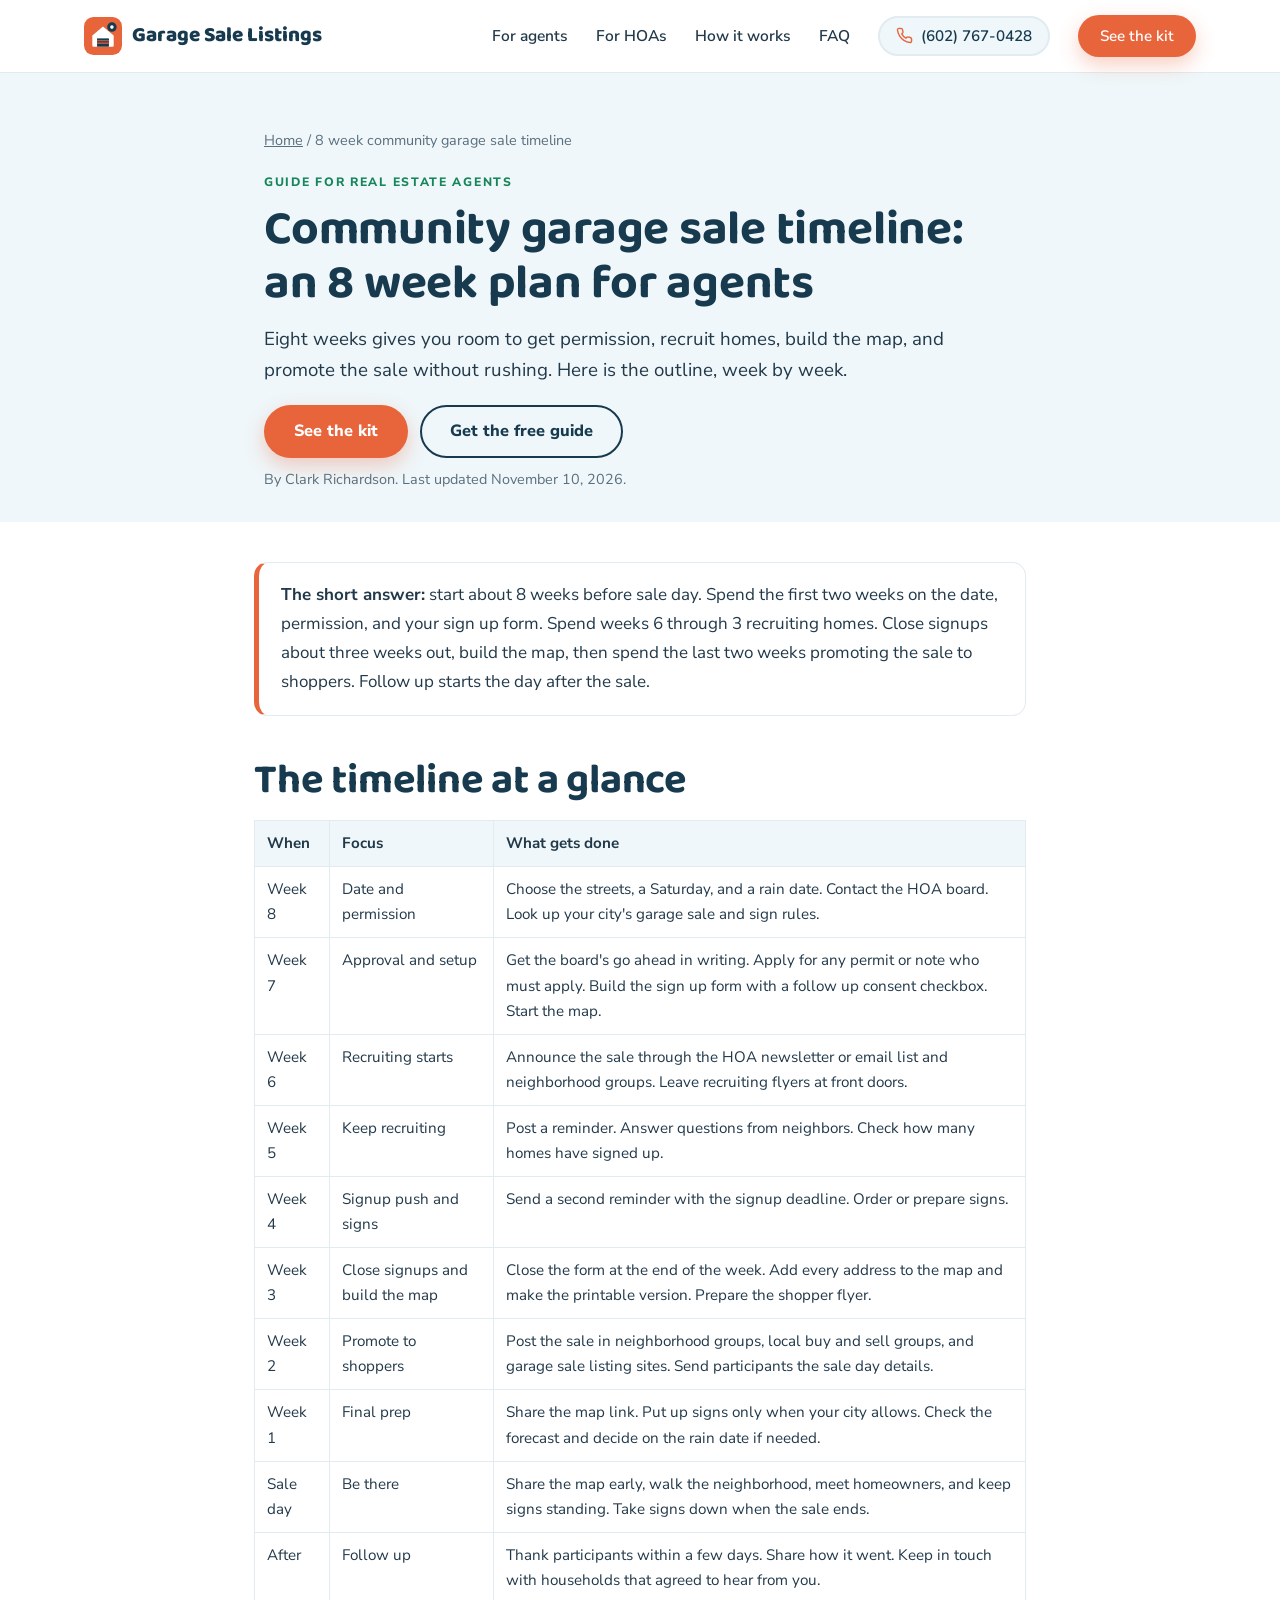
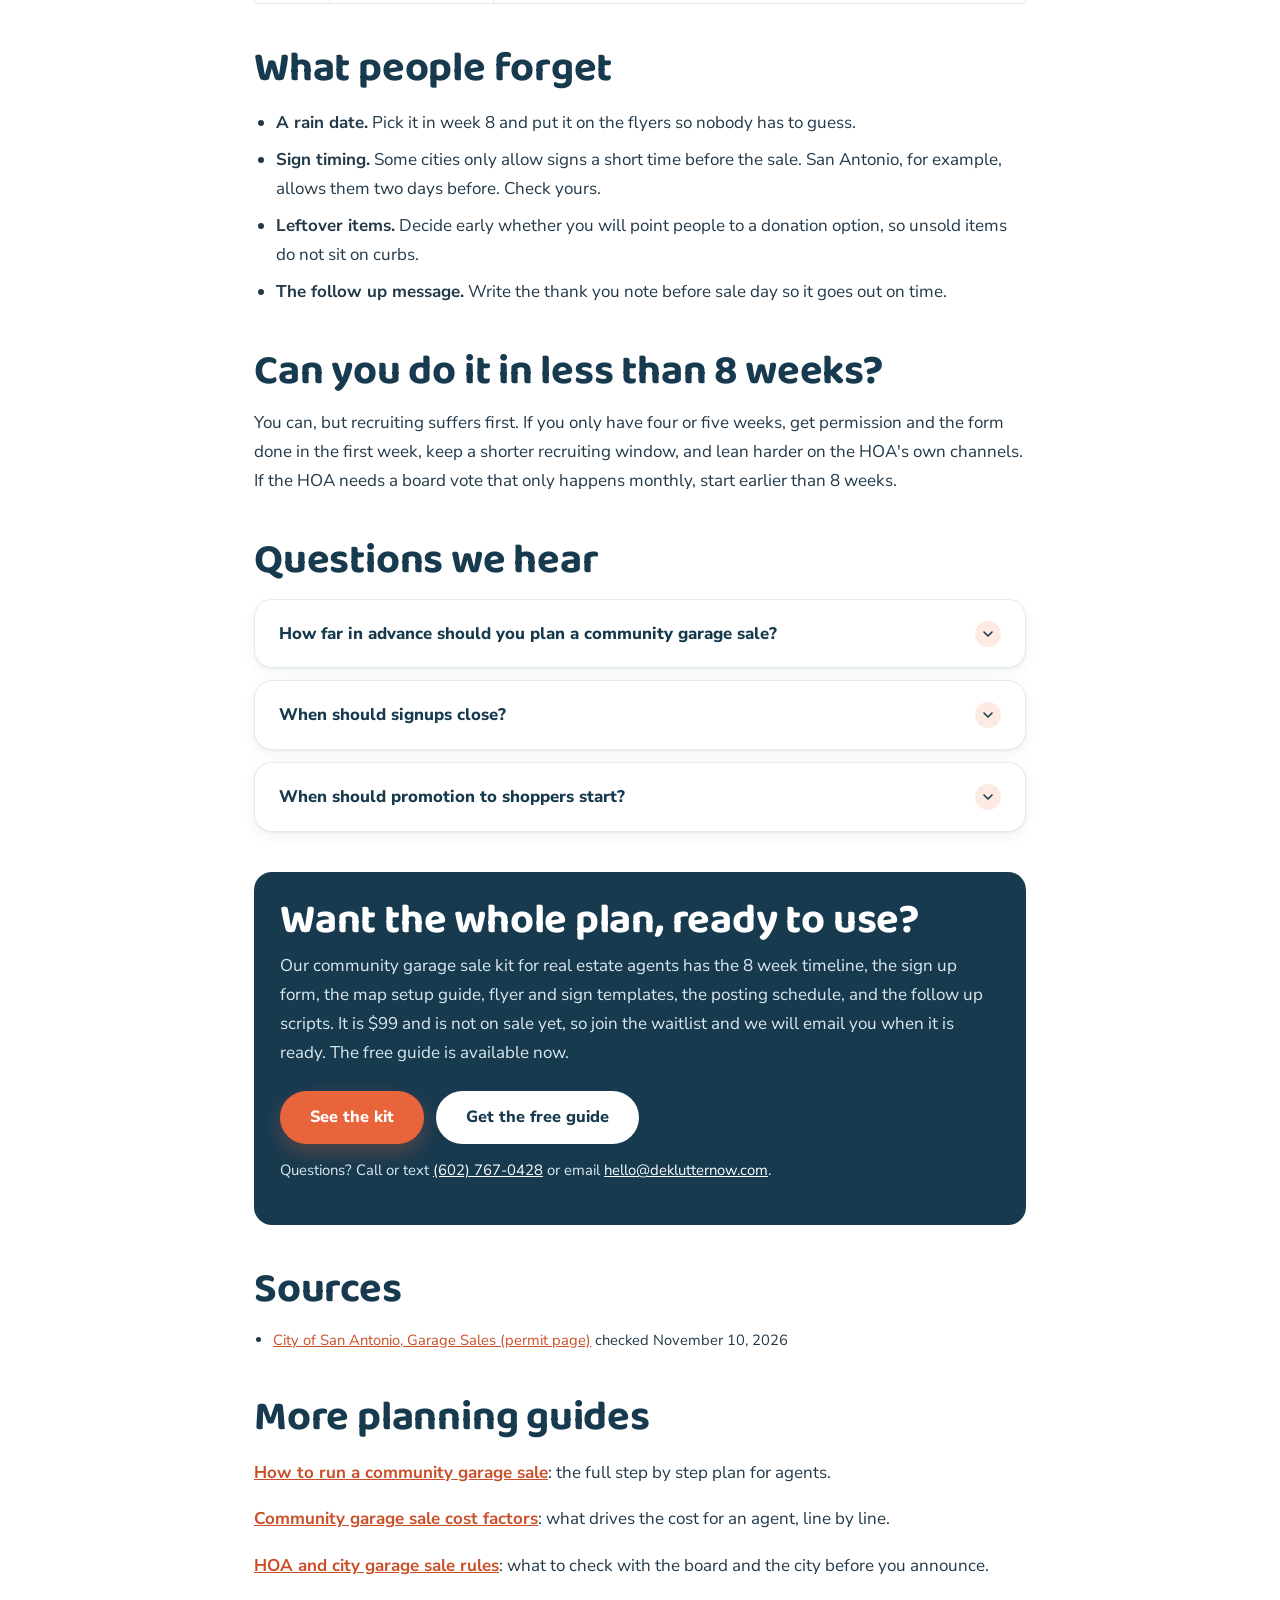
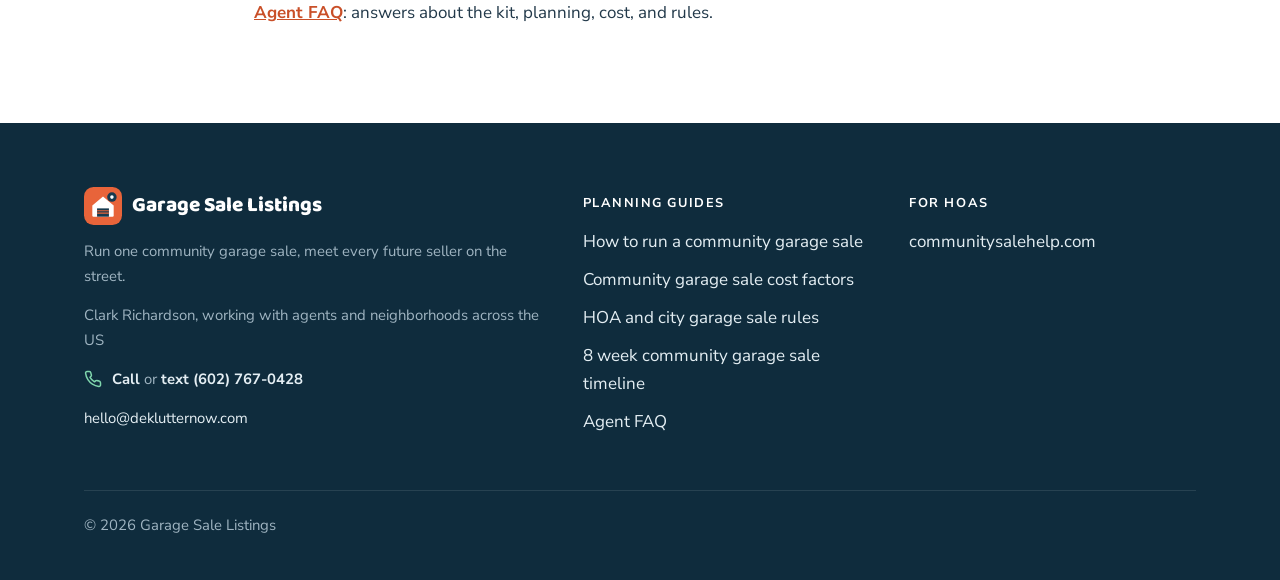
<file: community-garage-sale-timeline/index.html>
<!doctype html>
<html lang="en">
<head>
<meta charset="utf-8">
<meta name="viewport" content="width=device-width, initial-scale=1">
<title>Community Garage Sale Timeline: An 8 Week Plan</title>
<meta name="description" content="Community garage sale timeline for agents: what to do each week for 8 weeks, from picking a date and getting approval to sale day and follow up.">
<meta name="robots" content="index,follow">
<meta name="theme-color" content="#173a4f">
<link rel="preload" href="/fonts/baloo2.woff2" as="font" type="font/woff2" crossorigin>
<link rel="preload" href="/fonts/nunitosans.woff2" as="font" type="font/woff2" crossorigin>
<link rel="stylesheet" href="/styles.css">
<link rel="stylesheet" href="/article.css">
<link rel="icon" href="/assets/mark-agents.svg" type="image/svg+xml">
<link rel="icon" href="/assets/favicon.png" type="image/png" sizes="48x48">
<link rel="canonical" href="https://garagesaleagents.com/community-garage-sale-timeline/">
<meta property="og:type" content="article">
<meta property="og:site_name" content="Garage Sale Listings">
<meta property="og:title" content="Community Garage Sale Timeline: An 8 Week Plan">
<meta property="og:description" content="Community garage sale timeline for agents: what to do each week for 8 weeks, from picking a date and getting approval to sale day and follow up.">
<meta property="og:url" content="https://garagesaleagents.com/community-garage-sale-timeline/">
<meta property="og:image" content="https://garagesaleagents.com/assets/og.png">
<meta property="og:image:width" content="1200">
<meta property="og:image:height" content="630">
<meta property="og:image:alt" content="Illustration of a neighborhood street with open garages and sale tables">
<meta name="twitter:card" content="summary_large_image">
<script type="application/ld+json">
{
  "@context": "https://schema.org",
  "@graph": [
    {
      "@type": "Article",
      "headline": "Community garage sale timeline: an 8 week plan for agents",
      "description": "Community garage sale timeline for agents: what to do each week for 8 weeks, from picking a date and getting approval to sale day and follow up.",
      "author": {
        "@type": "Person",
        "name": "Clark Richardson"
      },
      "publisher": {
        "@id": "https://garagesaleagents.com/#org"
      },
      "datePublished": "2026-11-10",
      "dateModified": "2026-11-10",
      "mainEntityOfPage": "https://garagesaleagents.com/community-garage-sale-timeline/",
      "image": "https://garagesaleagents.com/assets/og.png",
      "inLanguage": "en"
    },
    {
      "@type": "Organization",
      "@id": "https://garagesaleagents.com/#org",
      "name": "Garage Sale Listings",
      "url": "https://garagesaleagents.com/",
      "logo": "https://garagesaleagents.com/assets/logo.png",
      "telephone": "+1-602-767-0428",
      "email": "hello@deklutternow.com",
      "areaServed": {
        "@type": "Country",
        "name": "United States"
      },
      "sameAs": [
        "https://www.facebook.com/profile.php?id=61595008964167"
      ]
    },
    {
      "@type": "BreadcrumbList",
      "itemListElement": [
        {
          "@type": "ListItem",
          "position": 1,
          "name": "Home",
          "item": "https://garagesaleagents.com/"
        },
        {
          "@type": "ListItem",
          "position": 2,
          "name": "8 week community garage sale timeline",
          "item": "https://garagesaleagents.com/community-garage-sale-timeline/"
        }
      ]
    },
    {
      "@type": "FAQPage",
      "mainEntity": [
        {
          "@type": "Question",
          "name": "How far in advance should you plan a community garage sale?",
          "acceptedAnswer": {
            "@type": "Answer",
            "text": "About 8 weeks. Start earlier if your HOA board only meets monthly or your city's permit takes time."
          }
        },
        {
          "@type": "Question",
          "name": "When should signups close?",
          "acceptedAnswer": {
            "@type": "Answer",
            "text": "About three weeks before the sale. That leaves time to build the map and promote the sale with a final list of homes."
          }
        },
        {
          "@type": "Question",
          "name": "When should promotion to shoppers start?",
          "acceptedAnswer": {
            "@type": "Answer",
            "text": "About two weeks out, with a reminder in the final days before the sale."
          }
        }
      ]
    }
  ]
}
</script>
</head>
<body class="theme-agents">
<svg width="0" height="0" style="position:absolute" aria-hidden="true">
  <defs>
    <symbol id="i-x" viewBox="0 0 24 24"><path d="M18 6 6 18M6 6l12 12"/></symbol>
    <symbol id="i-check" viewBox="0 0 24 24"><path d="M20 6 9 17l-5-5"/></symbol>
    <symbol id="i-arrow" viewBox="0 0 24 24"><path d="M5 12h14M13 6l6 6-6 6"/></symbol>
    <symbol id="i-pin" viewBox="0 0 24 24"><path d="M20 10c0 6-8 12-8 12s-8-6-8-12a8 8 0 0 1 16 0Z"/><circle cx="12" cy="10" r="3"/></symbol>
    <symbol id="i-calendar" viewBox="0 0 24 24"><rect x="3" y="4" width="18" height="18" rx="2"/><path d="M16 2v4M8 2v4M3 10h18M8 14h.01M12 14h.01M16 14h.01M8 18h.01M12 18h.01"/></symbol>
    <symbol id="i-clipboard" viewBox="0 0 24 24"><rect x="8" y="2" width="8" height="4" rx="1"/><path d="M16 4h2a2 2 0 0 1 2 2v14a2 2 0 0 1-2 2H6a2 2 0 0 1-2-2V6a2 2 0 0 1 2-2h2"/><path d="m9 14 2 2 4-4"/></symbol>
    <symbol id="i-map" viewBox="0 0 24 24"><path d="M3 6.5 9 4l6 2.5L21 4v13.5L15 20l-6-2.5L3 20z"/><path d="M9 4v13.5M15 6.5V20"/></symbol>
    <symbol id="i-sign" viewBox="0 0 24 24"><path d="M12 13v9M12 2v2"/><path d="M5 4h12l3 4.5-3 4.5H5z"/></symbol>
    <symbol id="i-file" viewBox="0 0 24 24"><path d="M14 2H6a2 2 0 0 0-2 2v16a2 2 0 0 0 2 2h12a2 2 0 0 0 2-2V8z"/><path d="M14 2v6h6M16 13H8M16 17H8M10 9H8"/></symbol>
    <symbol id="i-megaphone" viewBox="0 0 24 24"><path d="m3 11 16-6v14L3 13z"/><path d="M11.6 16.8a3 3 0 1 1-5.8-1.6"/></symbol>
    <symbol id="i-chat" viewBox="0 0 24 24"><path d="M21 15a2 2 0 0 1-2 2H7l-4 4V5a2 2 0 0 1 2-2h14a2 2 0 0 1 2 2z"/><path d="M8 9h8M8 13h5"/></symbol>
    <symbol id="i-clock" viewBox="0 0 24 24"><circle cx="12" cy="12" r="10"/><path d="M12 6v6l4 2"/></symbol>
    <symbol id="i-book" viewBox="0 0 24 24"><path d="M2 4h6a4 4 0 0 1 4 4v13a3 3 0 0 0-3-3H2z"/><path d="M22 4h-6a4 4 0 0 0-4 4v13a3 3 0 0 1 3-3h7z"/></symbol>
    <symbol id="i-home" viewBox="0 0 24 24"><path d="M3 10.5 12 3l9 7.5V20a1 1 0 0 1-1 1h-5v-6H9v6H4a1 1 0 0 1-1-1z"/></symbol>
    <symbol id="i-users" viewBox="0 0 24 24"><path d="M16 21v-2a4 4 0 0 0-4-4H6a4 4 0 0 0-4 4v2"/><circle cx="9" cy="7" r="4"/><path d="M22 21v-2a4 4 0 0 0-3-3.87M16 3.13a4 4 0 0 1 0 7.75"/></symbol>
    <symbol id="i-briefcase" viewBox="0 0 24 24"><rect x="2" y="7" width="20" height="14" rx="2"/><path d="M16 21V5a2 2 0 0 0-2-2h-4a2 2 0 0 0-2 2v16"/></symbol>
    <symbol id="i-send" viewBox="0 0 24 24"><path d="M22 2 11 13M22 2l-7 20-4-9-9-4z"/></symbol>
    <symbol id="i-lock" viewBox="0 0 24 24"><rect x="3" y="11" width="18" height="11" rx="2"/><path d="M7 11V7a5 5 0 0 1 10 0v4"/></symbol>
    <symbol id="i-tag" viewBox="0 0 24 24"><path d="M12.6 2.6A2 2 0 0 0 11.2 2H4a2 2 0 0 0-2 2v7.2a2 2 0 0 0 .6 1.4l8.7 8.7a2.4 2.4 0 0 0 3.4 0l6.6-6.6a2.4 2.4 0 0 0 0-3.4z"/><circle cx="7.5" cy="7.5" r="1.5"/></symbol>
    <symbol id="i-download" viewBox="0 0 24 24"><path d="M21 15v4a2 2 0 0 1-2 2H5a2 2 0 0 1-2-2v-4M7 10l5 5 5-5M12 15V3"/></symbol>
    <symbol id="i-hand" viewBox="0 0 24 24"><path d="M18 11V6a2 2 0 0 0-4 0M14 10V4a2 2 0 0 0-4 0v2M10 10.5V6a2 2 0 0 0-4 0v8"/><path d="M18 8a2 2 0 1 1 4 0v6a8 8 0 0 1-8 8h-2c-2.8 0-4.5-.9-5.9-2.4l-3.6-3.6a2 2 0 0 1 2.8-2.8L7 15"/></symbol>
    <symbol id="i-phone" viewBox="0 0 24 24"><path d="M22 16.9v3a2 2 0 0 1-2.2 2 19.8 19.8 0 0 1-8.6-3.1 19.5 19.5 0 0 1-6-6A19.8 19.8 0 0 1 2.1 4.2 2 2 0 0 1 4.1 2h3a2 2 0 0 1 2 1.7c.1.9.4 1.8.7 2.7a2 2 0 0 1-.5 2.1L8 9.8a16 16 0 0 0 6 6l1.3-1.3a2 2 0 0 1 2.1-.4c.9.3 1.8.6 2.7.7a2 2 0 0 1 1.7 2z"/></symbol>
    <symbol id="i-sms" viewBox="0 0 24 24"><path d="M21 15a2 2 0 0 1-2 2H7l-4 4V5a2 2 0 0 1 2-2h14a2 2 0 0 1 2 2z"/><path d="M8 10h.01M12 10h.01M16 10h.01"/></symbol>
    <symbol id="i-globe" viewBox="0 0 24 24"><circle cx="12" cy="12" r="10"/><path d="M2 12h20M12 2a15 15 0 0 1 0 20M12 2a15 15 0 0 0 0 20"/></symbol>
  </defs>
</svg>

<header class="topbar">
  <div class="wrap topbar-inner">
    <a class="brand" href="/" aria-label="Garage Sale Listings home">
      <img class="brand-mark" src="/assets/mark-agents.svg" alt="" width="38" height="38">
      <span>Garage Sale Listings</span>
    </a>
    <nav class="nav" aria-label="Main">
      <a href="/#agents">For agents</a>
      <a href="/#hoa">For HOAs</a>
      <a href="/#how">How it works</a>
      <a href="/faq/">FAQ</a>
      <a class="btn btn-call" href="tel:+16027670428" aria-label="Call (602) 767-0428"><svg class="icon" aria-hidden="true"><use href="#i-phone"/></svg><span class="call-num">(602) 767-0428</span><span class="call-short">Call</span></a>
      <a class="btn btn-primary nav-cta" href="/#kit">See the kit</a>
    </nav>
  </div>
</header>

<main id="top">
  <section class="article-hero">
    <div class="wrap narrow">
      <p class="crumbs"><a href="/">Home</a> / 8 week community garage sale timeline</p>
      <p class="eyebrow">Guide for real estate agents</p>
      <h1>Community garage sale timeline: an 8 week plan for agents</h1>
      <p class="lede">Eight weeks gives you room to get permission, recruit homes, build the map, and promote the sale without rushing. Here is the outline, week by week.</p>
      <p class="hero-ctas"><a class="btn btn-primary" href="/#kit">See the kit</a> <a class="btn btn-outline" href="/#agents">Get the free guide</a></p>
      <p class="byline">By Clark Richardson. Last updated November 10, 2026.</p>
    </div>
  </section>

  <article class="article">
    <div class="wrap">
<div class="answer"><p><strong>The short answer:</strong> start about 8 weeks before sale day. Spend the first two weeks on the date, permission, and your sign up form. Spend weeks 6 through 3 recruiting homes. Close signups about three weeks out, build the map, then spend the last two weeks promoting the sale to shoppers. Follow up starts the day after the sale.</p></div>

<h2 id="table">The timeline at a glance</h2>
<div class="table-wrap"><table>
<thead><tr><th>When</th><th>Focus</th><th>What gets done</th></tr></thead>
<tbody>
<tr><td>Week 8</td><td>Date and permission</td><td>Choose the streets, a Saturday, and a rain date. Contact the HOA board. Look up your city's garage sale and sign rules.</td></tr>
<tr><td>Week 7</td><td>Approval and setup</td><td>Get the board's go ahead in writing. Apply for any permit or note who must apply. Build the sign up form with a follow up consent checkbox. Start the map.</td></tr>
<tr><td>Week 6</td><td>Recruiting starts</td><td>Announce the sale through the HOA newsletter or email list and neighborhood groups. Leave recruiting flyers at front doors.</td></tr>
<tr><td>Week 5</td><td>Keep recruiting</td><td>Post a reminder. Answer questions from neighbors. Check how many homes have signed up.</td></tr>
<tr><td>Week 4</td><td>Signup push and signs</td><td>Send a second reminder with the signup deadline. Order or prepare signs.</td></tr>
<tr><td>Week 3</td><td>Close signups and build the map</td><td>Close the form at the end of the week. Add every address to the map and make the printable version. Prepare the shopper flyer.</td></tr>
<tr><td>Week 2</td><td>Promote to shoppers</td><td>Post the sale in neighborhood groups, local buy and sell groups, and garage sale listing sites. Send participants the sale day details.</td></tr>
<tr><td>Week 1</td><td>Final prep</td><td>Share the map link. Put up signs only when your city allows. Check the forecast and decide on the rain date if needed.</td></tr>
<tr><td>Sale day</td><td>Be there</td><td>Share the map early, walk the neighborhood, meet homeowners, and keep signs standing. Take signs down when the sale ends.</td></tr>
<tr><td>After</td><td>Follow up</td><td>Thank participants within a few days. Share how it went. Keep in touch with households that agreed to hear from you.</td></tr>
</tbody></table></div>

<h2 id="forget">What people forget</h2>
<ul>
<li><strong>A rain date.</strong> Pick it in week 8 and put it on the flyers so nobody has to guess.</li>
<li><strong>Sign timing.</strong> Some cities only allow signs a short time before the sale. San Antonio, for example, allows them two days before. Check yours.</li>
<li><strong>Leftover items.</strong> Decide early whether you will point people to a donation option, so unsold items do not sit on curbs.</li>
<li><strong>The follow up message.</strong> Write the thank you note before sale day so it goes out on time.</li>
</ul>

<h2 id="shorter">Can you do it in less than 8 weeks?</h2>
<p>You can, but recruiting suffers first. If you only have four or five weeks, get permission and the form done in the first week, keep a shorter recruiting window, and lean harder on the HOA's own channels. If the HOA needs a board vote that only happens monthly, start earlier than 8 weeks.</p>

<h2 id="questions">Questions we hear</h2>
<details>
  <summary>How far in advance should you plan a community garage sale?</summary>
  <p>About 8 weeks. Start earlier if your HOA board only meets monthly or your city's permit takes time.</p>
</details>
<details>
  <summary>When should signups close?</summary>
  <p>About three weeks before the sale. That leaves time to build the map and promote the sale with a final list of homes.</p>
</details>
<details>
  <summary>When should promotion to shoppers start?</summary>
  <p>About two weeks out, with a reminder in the final days before the sale.</p>
</details>

<div class="cta-box">
  <h2>Want the whole plan, ready to use?</h2>
  <p>Our community garage sale kit for real estate agents has the 8 week timeline, the sign up form, the map setup guide, flyer and sign templates, the posting schedule, and the follow up scripts. It is $99 and is not on sale yet, so join the waitlist and we will email you when it is ready. The free guide is available now.</p>
  <a class="btn btn-primary" href="/#kit">See the kit</a> <a class="btn btn-light" href="/#agents">Get the free guide</a>
  <p class="small" style="margin-top:14px">Questions? Call or text <a href="tel:+16027670428">(602) 767-0428</a> or email <a href="mailto:hello@deklutternow.com">hello@deklutternow.com</a>.</p>
</div>

<h2 id="sources">Sources</h2>
<ul class="sources">
    <li><a href="https://www.sa.gov/Directory/Departments/DSD/CES/Permits-Licenses/Garage-Sales" rel="noopener">City of San Antonio, Garage Sales (permit page)</a> checked November 10, 2026</li>
</ul>

<nav class="related" aria-label="Related guides">
  <h2>More planning guides</h2>
  <ul>
    <li><a href="/how-to-run-a-community-garage-sale-as-an-agent/">How to run a community garage sale</a>: the full step by step plan for agents.</li>
    <li><a href="/community-garage-sale-cost/">Community garage sale cost factors</a>: what drives the cost for an agent, line by line.</li>
    <li><a href="/hoa-and-city-garage-sale-rules/">HOA and city garage sale rules</a>: what to check with the board and the city before you announce.</li>
    <li><a href="/faq/">Agent FAQ</a>: answers about the kit, planning, cost, and rules.</li>
  </ul>
</nav>
    </div>
  </article>
</main>

<footer class="footer">
  <div class="wrap footer-inner">
    <div>
      <p class="brand"><img class="brand-mark" src="/assets/mark-agents.svg" alt="" width="38" height="38"><span>Garage Sale Listings</span></p>
      <p class="small">Run one community garage sale, meet every future seller on the street.</p>
      <p class="small">Clark Richardson, working with agents and neighborhoods across the US</p>
      <p class="small footer-phone"><svg class="icon" aria-hidden="true"><use href="#i-phone"/></svg><span><a href="tel:+16027670428">Call</a> or <a href="sms:+16027670428">text</a> <a class="nowrap" href="tel:+16027670428">(602) 767-0428</a></span></p>
      <p class="small"><a href="mailto:hello@deklutternow.com">hello@deklutternow.com</a></p>
    </div>
    <div>
      <h4>Planning guides</h4>
      <nav class="footer-nav" aria-label="Planning guides">
        <a href="/how-to-run-a-community-garage-sale-as-an-agent/">How to run a community garage sale</a>
        <a href="/community-garage-sale-cost/">Community garage sale cost factors</a>
        <a href="/hoa-and-city-garage-sale-rules/">HOA and city garage sale rules</a>
        <a href="/community-garage-sale-timeline/">8 week community garage sale timeline</a>
        <a href="/faq/">Agent FAQ</a>
      </nav>
    </div>
    <div>
      <h4>For HOAs</h4>
      <nav class="footer-nav" aria-label="HOA site">
        <a href="https://communitysalehelp.com">communitysalehelp.com</a>
      </nav>
    </div>
  </div>
  <div class="wrap"><p class="small copy">&copy; 2026 Garage Sale Listings</p></div>
</footer>
<nav class="callbar" aria-label="Call or text us">
  <a href="tel:+16027670428" data-track="call_tap">Call (602) 767-0428</a>
  <a href="sms:+16027670428" data-track="text_tap">Text us</a>
</nav>
<script>
/* GA4 hook: stays off until an ID is set below, for example "G-XXXXXXX". */
window.GA4_ID = "";
(function(){
  var id = window.GA4_ID;
  function track(name, params){ if (window.gtag) window.gtag("event", name, params || {}); }
  window.siteTrack = track;
  if (id) {
    var s = document.createElement("script"); s.async = true;
    s.src = "https://www.googletagmanager.com/gtag/js?id=" + id; document.head.appendChild(s);
    window.dataLayer = window.dataLayer || [];
    window.gtag = function(){ dataLayer.push(arguments); };
    gtag("js", new Date()); gtag("config", id);
  }
  document.addEventListener("click", function(e){
    var a = e.target.closest && e.target.closest("a"); if (!a) return;
    var h = a.getAttribute("href") || "";
    if (h.indexOf("tel:") === 0) track("call_tap", {link_url: h});
    else if (h.indexOf("sms:") === 0) track("text_tap", {link_url: h});
    else if (h.indexOf("mailto:") === 0) track("email_tap", {link_url: h});
    else if (a.classList.contains("btn")) track("cta_tap", {link_text: (a.textContent || "").trim().slice(0, 60)});
  }, true);
  document.addEventListener("submit", function(e){
    track("form_submit", {form_id: e.target.id || "form"});
  }, true);
})();
</script>
</body>
</html>
</file>
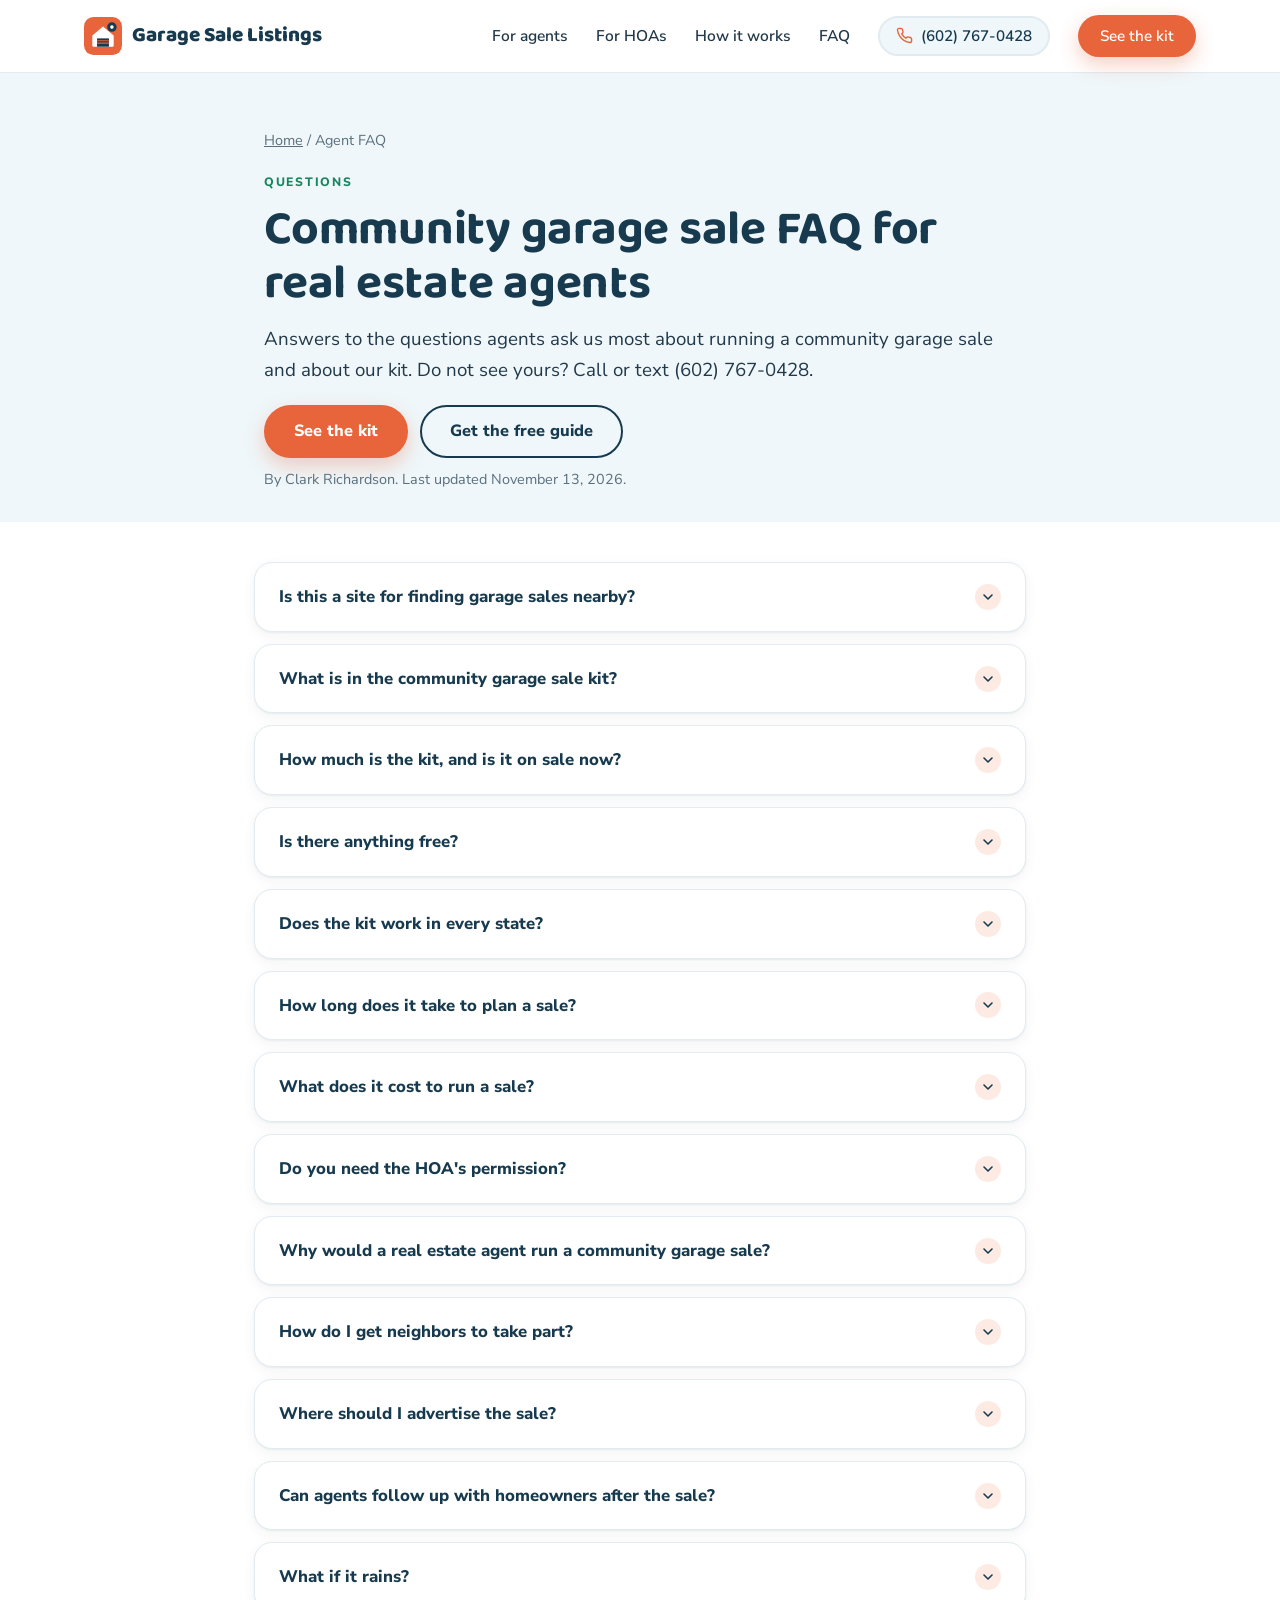
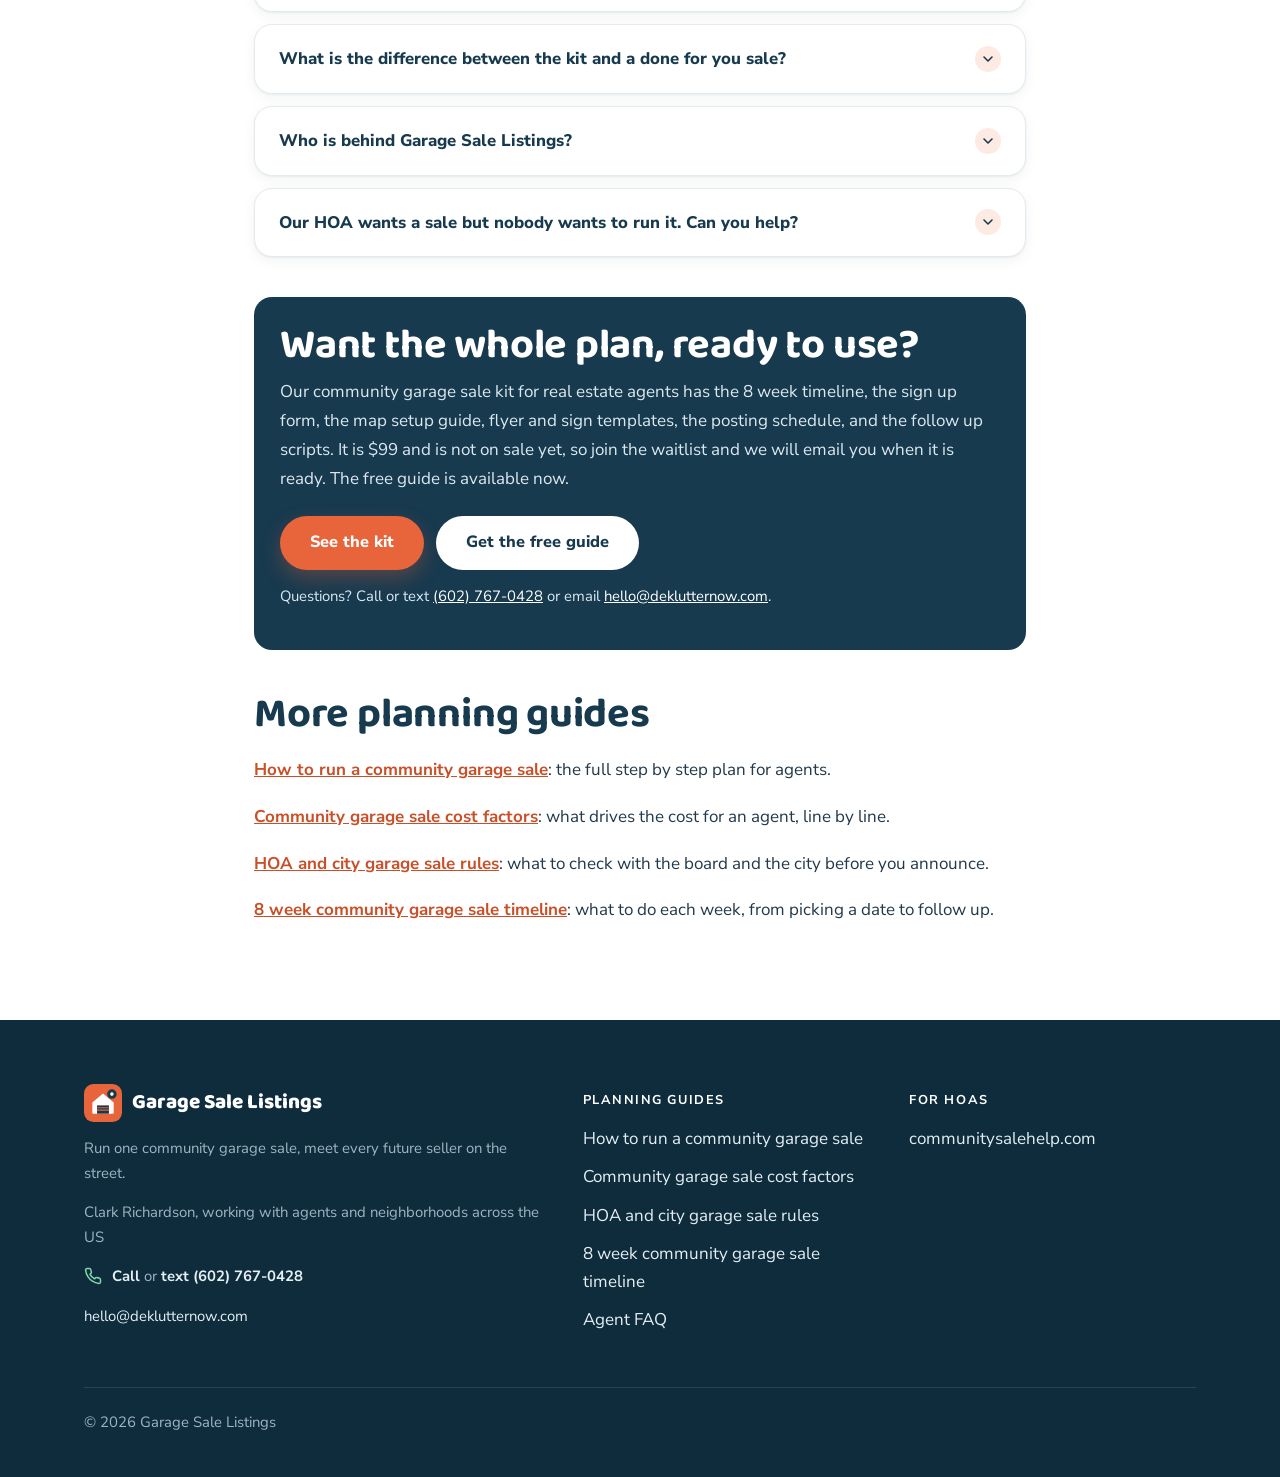
<file: faq/index.html>
<!doctype html>
<html lang="en">
<head>
<meta charset="utf-8">
<meta name="viewport" content="width=device-width, initial-scale=1">
<title>Community Garage Sale FAQ for Real Estate Agents</title>
<meta name="description" content="Community garage sale FAQ for real estate agents: what the kit includes, how long planning takes, costs, HOA and city rules, follow up, and who we are.">
<meta name="robots" content="index,follow">
<meta name="theme-color" content="#173a4f">
<link rel="preload" href="/fonts/baloo2.woff2" as="font" type="font/woff2" crossorigin>
<link rel="preload" href="/fonts/nunitosans.woff2" as="font" type="font/woff2" crossorigin>
<link rel="stylesheet" href="/styles.css">
<link rel="stylesheet" href="/article.css">
<link rel="icon" href="/assets/mark-agents.svg" type="image/svg+xml">
<link rel="icon" href="/assets/favicon.png" type="image/png" sizes="48x48">
<link rel="canonical" href="https://garagesaleagents.com/faq/">
<meta property="og:type" content="article">
<meta property="og:site_name" content="Garage Sale Listings">
<meta property="og:title" content="Community Garage Sale FAQ for Real Estate Agents">
<meta property="og:description" content="Community garage sale FAQ for real estate agents: what the kit includes, how long planning takes, costs, HOA and city rules, follow up, and who we are.">
<meta property="og:url" content="https://garagesaleagents.com/faq/">
<meta property="og:image" content="https://garagesaleagents.com/assets/og.png">
<meta property="og:image:width" content="1200">
<meta property="og:image:height" content="630">
<meta property="og:image:alt" content="Illustration of a neighborhood street with open garages and sale tables">
<meta name="twitter:card" content="summary_large_image">
<script type="application/ld+json">
{
  "@context": "https://schema.org",
  "@graph": [
    {
      "@type": "Organization",
      "@id": "https://garagesaleagents.com/#org",
      "name": "Garage Sale Listings",
      "url": "https://garagesaleagents.com/",
      "logo": "https://garagesaleagents.com/assets/logo.png",
      "telephone": "+1-602-767-0428",
      "email": "hello@deklutternow.com",
      "areaServed": {
        "@type": "Country",
        "name": "United States"
      },
      "sameAs": [
        "https://www.facebook.com/profile.php?id=61595008964167"
      ]
    },
    {
      "@type": "BreadcrumbList",
      "itemListElement": [
        {
          "@type": "ListItem",
          "position": 1,
          "name": "Home",
          "item": "https://garagesaleagents.com/"
        },
        {
          "@type": "ListItem",
          "position": 2,
          "name": "Agent FAQ",
          "item": "https://garagesaleagents.com/faq/"
        }
      ]
    },
    {
      "@type": "FAQPage",
      "mainEntity": [
        {
          "@type": "Question",
          "name": "Is this a site for finding garage sales nearby?",
          "acceptedAnswer": {
            "@type": "Answer",
            "text": "No. This site is for real estate agents who want to organize a community garage sale. HOAs and neighborhood groups who want a sale run for them can go to communitysalehelp.com."
          }
        },
        {
          "@type": "Question",
          "name": "What is in the community garage sale kit?",
          "acceptedAnswer": {
            "@type": "Answer",
            "text": "The kit has an 8 week timeline, a homeowner sign up form you can copy, a Google My Maps setup guide with a printable map, flyer and sign templates with Canva specs, a where to post and when schedule, and homeowner follow up scripts."
          }
        },
        {
          "@type": "Question",
          "name": "How much is the kit, and is it on sale now?",
          "acceptedAnswer": {
            "@type": "Answer",
            "text": "The kit is $99. It is not on sale yet. Join the waitlist on our home page and we will email you when it is ready."
          }
        },
        {
          "@type": "Question",
          "name": "Is there anything free?",
          "acceptedAnswer": {
            "@type": "Answer",
            "text": "Yes. Our free guide, Be the Agent They Already Know, ranks 10 organic ways to win listings in your prospect area. You can get it on our home page."
          }
        },
        {
          "@type": "Question",
          "name": "Does the kit work in every state?",
          "acceptedAnswer": {
            "@type": "Answer",
            "text": "The kit works for neighborhoods anywhere in the US. Local rules on permits and signs are different everywhere, so the plan includes checking your HOA documents and your city's rules."
          }
        },
        {
          "@type": "Question",
          "name": "How long does it take to plan a sale?",
          "acceptedAnswer": {
            "@type": "Answer",
            "text": "About 8 weeks. Our 8 week timeline shows what happens each week."
          }
        },
        {
          "@type": "Question",
          "name": "What does it cost to run a sale?",
          "acceptedAnswer": {
            "@type": "Answer",
            "text": "It depends on signs, printing, permits, promotion, and your time. See our guide to community garage sale cost factors."
          }
        },
        {
          "@type": "Question",
          "name": "Do you need the HOA's permission?",
          "acceptedAnswer": {
            "@type": "Answer",
            "text": "If the neighborhood has an HOA, talk to the board first and get approval in writing. Check your city's rules too. See HOA and city garage sale rules."
          }
        },
        {
          "@type": "Question",
          "name": "Why would a real estate agent run a community garage sale?",
          "acceptedAnswer": {
            "@type": "Answer",
            "text": "A community garage sale gives you a real reason to meet the homeowners who sign up, at their own front door on sale day. The kit includes the timeline, the sign up form, the map, flyers, signs, and follow up scripts for the people who agree to hear from you."
          }
        },
        {
          "@type": "Question",
          "name": "How do I get neighbors to take part?",
          "acceptedAnswer": {
            "@type": "Answer",
            "text": "Pick a date, get approval if the neighborhood has an HOA, then open a sign up form and get the word out with flyers and posts. Neighbors often wait to sign up until a date is set and the plan is already in motion."
          }
        },
        {
          "@type": "Question",
          "name": "Where should I advertise the sale?",
          "acceptedAnswer": {
            "@type": "Answer",
            "text": "Advertise in the places local shoppers already look, and put signs at the neighborhood entrances on sale day. The kit includes a where to post and when schedule, plus flyer and sign templates. Local rules on signs differ, so check your city and your HOA before you post them."
          }
        },
        {
          "@type": "Question",
          "name": "Can agents follow up with homeowners after the sale?",
          "acceptedAnswer": {
            "@type": "Answer",
            "text": "Yes, with the people who agree to it. Add a consent checkbox to your sign up form, respect opt outs, and check the Do Not Call rules before making calls."
          }
        },
        {
          "@type": "Question",
          "name": "What if it rains?",
          "acceptedAnswer": {
            "@type": "Answer",
            "text": "Pick a rain date when you pick the sale date and put it on your flyers. If your city issues permits, ask how it handles weather."
          }
        },
        {
          "@type": "Question",
          "name": "What is the difference between the kit and a done for you sale?",
          "acceptedAnswer": {
            "@type": "Answer",
            "text": "The kit is for real estate agents who want to run the sale themselves. A done for you sale is for HOAs and neighborhood groups that want us to plan and run it. The kit is $99 and is not on sale yet. Done for you sales are requested at communitysalehelp.com or with the form on our home page."
          }
        },
        {
          "@type": "Question",
          "name": "Who is behind Garage Sale Listings?",
          "acceptedAnswer": {
            "@type": "Answer",
            "text": "Clark Richardson. We work with agents and neighborhoods across the US. Call or text (602) 767-0428 or email hello@deklutternow.com."
          }
        },
        {
          "@type": "Question",
          "name": "Our HOA wants a sale but nobody wants to run it. Can you help?",
          "acceptedAnswer": {
            "@type": "Answer",
            "text": "Yes. Our sister site, Community Sale Help, runs community garage sales for HOAs and neighborhood groups anywhere in the US."
          }
        }
      ]
    }
  ]
}
</script>
</head>
<body class="theme-agents">
<svg width="0" height="0" style="position:absolute" aria-hidden="true">
  <defs>
    <symbol id="i-x" viewBox="0 0 24 24"><path d="M18 6 6 18M6 6l12 12"/></symbol>
    <symbol id="i-check" viewBox="0 0 24 24"><path d="M20 6 9 17l-5-5"/></symbol>
    <symbol id="i-arrow" viewBox="0 0 24 24"><path d="M5 12h14M13 6l6 6-6 6"/></symbol>
    <symbol id="i-pin" viewBox="0 0 24 24"><path d="M20 10c0 6-8 12-8 12s-8-6-8-12a8 8 0 0 1 16 0Z"/><circle cx="12" cy="10" r="3"/></symbol>
    <symbol id="i-calendar" viewBox="0 0 24 24"><rect x="3" y="4" width="18" height="18" rx="2"/><path d="M16 2v4M8 2v4M3 10h18M8 14h.01M12 14h.01M16 14h.01M8 18h.01M12 18h.01"/></symbol>
    <symbol id="i-clipboard" viewBox="0 0 24 24"><rect x="8" y="2" width="8" height="4" rx="1"/><path d="M16 4h2a2 2 0 0 1 2 2v14a2 2 0 0 1-2 2H6a2 2 0 0 1-2-2V6a2 2 0 0 1 2-2h2"/><path d="m9 14 2 2 4-4"/></symbol>
    <symbol id="i-map" viewBox="0 0 24 24"><path d="M3 6.5 9 4l6 2.5L21 4v13.5L15 20l-6-2.5L3 20z"/><path d="M9 4v13.5M15 6.5V20"/></symbol>
    <symbol id="i-sign" viewBox="0 0 24 24"><path d="M12 13v9M12 2v2"/><path d="M5 4h12l3 4.5-3 4.5H5z"/></symbol>
    <symbol id="i-file" viewBox="0 0 24 24"><path d="M14 2H6a2 2 0 0 0-2 2v16a2 2 0 0 0 2 2h12a2 2 0 0 0 2-2V8z"/><path d="M14 2v6h6M16 13H8M16 17H8M10 9H8"/></symbol>
    <symbol id="i-megaphone" viewBox="0 0 24 24"><path d="m3 11 16-6v14L3 13z"/><path d="M11.6 16.8a3 3 0 1 1-5.8-1.6"/></symbol>
    <symbol id="i-chat" viewBox="0 0 24 24"><path d="M21 15a2 2 0 0 1-2 2H7l-4 4V5a2 2 0 0 1 2-2h14a2 2 0 0 1 2 2z"/><path d="M8 9h8M8 13h5"/></symbol>
    <symbol id="i-clock" viewBox="0 0 24 24"><circle cx="12" cy="12" r="10"/><path d="M12 6v6l4 2"/></symbol>
    <symbol id="i-book" viewBox="0 0 24 24"><path d="M2 4h6a4 4 0 0 1 4 4v13a3 3 0 0 0-3-3H2z"/><path d="M22 4h-6a4 4 0 0 0-4 4v13a3 3 0 0 1 3-3h7z"/></symbol>
    <symbol id="i-home" viewBox="0 0 24 24"><path d="M3 10.5 12 3l9 7.5V20a1 1 0 0 1-1 1h-5v-6H9v6H4a1 1 0 0 1-1-1z"/></symbol>
    <symbol id="i-users" viewBox="0 0 24 24"><path d="M16 21v-2a4 4 0 0 0-4-4H6a4 4 0 0 0-4 4v2"/><circle cx="9" cy="7" r="4"/><path d="M22 21v-2a4 4 0 0 0-3-3.87M16 3.13a4 4 0 0 1 0 7.75"/></symbol>
    <symbol id="i-briefcase" viewBox="0 0 24 24"><rect x="2" y="7" width="20" height="14" rx="2"/><path d="M16 21V5a2 2 0 0 0-2-2h-4a2 2 0 0 0-2 2v16"/></symbol>
    <symbol id="i-send" viewBox="0 0 24 24"><path d="M22 2 11 13M22 2l-7 20-4-9-9-4z"/></symbol>
    <symbol id="i-lock" viewBox="0 0 24 24"><rect x="3" y="11" width="18" height="11" rx="2"/><path d="M7 11V7a5 5 0 0 1 10 0v4"/></symbol>
    <symbol id="i-tag" viewBox="0 0 24 24"><path d="M12.6 2.6A2 2 0 0 0 11.2 2H4a2 2 0 0 0-2 2v7.2a2 2 0 0 0 .6 1.4l8.7 8.7a2.4 2.4 0 0 0 3.4 0l6.6-6.6a2.4 2.4 0 0 0 0-3.4z"/><circle cx="7.5" cy="7.5" r="1.5"/></symbol>
    <symbol id="i-download" viewBox="0 0 24 24"><path d="M21 15v4a2 2 0 0 1-2 2H5a2 2 0 0 1-2-2v-4M7 10l5 5 5-5M12 15V3"/></symbol>
    <symbol id="i-hand" viewBox="0 0 24 24"><path d="M18 11V6a2 2 0 0 0-4 0M14 10V4a2 2 0 0 0-4 0v2M10 10.5V6a2 2 0 0 0-4 0v8"/><path d="M18 8a2 2 0 1 1 4 0v6a8 8 0 0 1-8 8h-2c-2.8 0-4.5-.9-5.9-2.4l-3.6-3.6a2 2 0 0 1 2.8-2.8L7 15"/></symbol>
    <symbol id="i-phone" viewBox="0 0 24 24"><path d="M22 16.9v3a2 2 0 0 1-2.2 2 19.8 19.8 0 0 1-8.6-3.1 19.5 19.5 0 0 1-6-6A19.8 19.8 0 0 1 2.1 4.2 2 2 0 0 1 4.1 2h3a2 2 0 0 1 2 1.7c.1.9.4 1.8.7 2.7a2 2 0 0 1-.5 2.1L8 9.8a16 16 0 0 0 6 6l1.3-1.3a2 2 0 0 1 2.1-.4c.9.3 1.8.6 2.7.7a2 2 0 0 1 1.7 2z"/></symbol>
    <symbol id="i-sms" viewBox="0 0 24 24"><path d="M21 15a2 2 0 0 1-2 2H7l-4 4V5a2 2 0 0 1 2-2h14a2 2 0 0 1 2 2z"/><path d="M8 10h.01M12 10h.01M16 10h.01"/></symbol>
    <symbol id="i-globe" viewBox="0 0 24 24"><circle cx="12" cy="12" r="10"/><path d="M2 12h20M12 2a15 15 0 0 1 0 20M12 2a15 15 0 0 0 0 20"/></symbol>
  </defs>
</svg>

<header class="topbar">
  <div class="wrap topbar-inner">
    <a class="brand" href="/" aria-label="Garage Sale Listings home">
      <img class="brand-mark" src="/assets/mark-agents.svg" alt="" width="38" height="38">
      <span>Garage Sale Listings</span>
    </a>
    <nav class="nav" aria-label="Main">
      <a href="/#agents">For agents</a>
      <a href="/#hoa">For HOAs</a>
      <a href="/#how">How it works</a>
      <a href="/faq/">FAQ</a>
      <a class="btn btn-call" href="tel:+16027670428" aria-label="Call (602) 767-0428"><svg class="icon" aria-hidden="true"><use href="#i-phone"/></svg><span class="call-num">(602) 767-0428</span><span class="call-short">Call</span></a>
      <a class="btn btn-primary nav-cta" href="/#kit">See the kit</a>
    </nav>
  </div>
</header>

<main id="top">
  <section class="article-hero">
    <div class="wrap narrow">
      <p class="crumbs"><a href="/">Home</a> / Agent FAQ</p>
      <p class="eyebrow">Questions</p>
      <h1>Community garage sale FAQ for real estate agents</h1>
      <p class="lede">Answers to the questions agents ask us most about running a community garage sale and about our kit. Do not see yours? Call or text (602) 767-0428.</p>
      <p class="hero-ctas"><a class="btn btn-primary" href="/#kit">See the kit</a> <a class="btn btn-outline" href="/#agents">Get the free guide</a></p>
      <p class="byline">By Clark Richardson. Last updated November 13, 2026.</p>
    </div>
  </section>

  <article class="article">
    <div class="wrap">

<details>
  <summary>Is this a site for finding garage sales nearby?</summary>
  <p>No. This site is for real estate agents who want to organize a community garage sale. HOAs and neighborhood groups who want a sale run for them can go to <a href="https://communitysalehelp.com">communitysalehelp.com</a>.</p>
</details>
<details>
  <summary>What is in the community garage sale kit?</summary>
  <p>The kit has an 8 week timeline, a homeowner sign up form you can copy, a Google My Maps setup guide with a printable map, flyer and sign templates with Canva specs, a where to post and when schedule, and homeowner follow up scripts.</p>
</details>
<details>
  <summary>How much is the kit, and is it on sale now?</summary>
  <p>The kit is $99. It is not on sale yet. Join the waitlist on our <a href="/#kit">home page</a> and we will email you when it is ready.</p>
</details>
<details>
  <summary>Is there anything free?</summary>
  <p>Yes. Our free guide, Be the Agent They Already Know, ranks 10 organic ways to win listings in your prospect area. You can get it on our <a href="/#agents">home page</a>.</p>
</details>
<details>
  <summary>Does the kit work in every state?</summary>
  <p>The kit works for neighborhoods anywhere in the US. Local rules on permits and signs are different everywhere, so the plan includes checking your HOA documents and your city's rules.</p>
</details>
<details>
  <summary>How long does it take to plan a sale?</summary>
  <p>About 8 weeks. Our <a href="/community-garage-sale-timeline/">8 week timeline</a> shows what happens each week.</p>
</details>
<details>
  <summary>What does it cost to run a sale?</summary>
  <p>It depends on signs, printing, permits, promotion, and your time. See our guide to <a href="/community-garage-sale-cost/">community garage sale cost factors</a>.</p>
</details>
<details>
  <summary>Do you need the HOA's permission?</summary>
  <p>If the neighborhood has an HOA, talk to the board first and get approval in writing. Check your city's rules too. See <a href="/hoa-and-city-garage-sale-rules/">HOA and city garage sale rules</a>.</p>
</details>
<details>
  <summary>Why would a real estate agent run a community garage sale?</summary>
  <p>A community garage sale gives you a real reason to meet the homeowners who sign up, at their own front door on sale day. The kit includes the timeline, the sign up form, the map, flyers, signs, and follow up scripts for the people who agree to hear from you.</p>
</details>
<details>
  <summary>How do I get neighbors to take part?</summary>
  <p>Pick a date, get approval if the neighborhood has an HOA, then open a sign up form and get the word out with flyers and posts. Neighbors often wait to sign up until a date is set and the plan is already in motion.</p>
</details>
<details>
  <summary>Where should I advertise the sale?</summary>
  <p>Advertise in the places local shoppers already look, and put signs at the neighborhood entrances on sale day. The kit includes a where to post and when schedule, plus flyer and sign templates. Local rules on signs differ, so check your city and your HOA before you post them.</p>
</details>
<details>
  <summary>Can agents follow up with homeowners after the sale?</summary>
  <p>Yes, with the people who agree to it. Add a consent checkbox to your sign up form, respect opt outs, and check the Do Not Call rules before making calls.</p>
</details>
<details>
  <summary>What if it rains?</summary>
  <p>Pick a rain date when you pick the sale date and put it on your flyers. If your city issues permits, ask how it handles weather.</p>
</details>
<details>
  <summary>What is the difference between the kit and a done for you sale?</summary>
  <p>The kit is for real estate agents who want to run the sale themselves. A done for you sale is for HOAs and neighborhood groups that want us to plan and run it. The kit is $99 and is not on sale yet. Done for you sales are requested at <a href="https://communitysalehelp.com">communitysalehelp.com</a> or with the form on our <a href="/#hoa">home page</a>.</p>
</details>
<details>
  <summary>Who is behind Garage Sale Listings?</summary>
  <p>Clark Richardson. We work with agents and neighborhoods across the US. Call or text (602) 767-0428 or email hello@deklutternow.com.</p>
</details>
<details>
  <summary>Our HOA wants a sale but nobody wants to run it. Can you help?</summary>
  <p>Yes. Our sister site, <a href="https://communitysalehelp.com">Community Sale Help</a>, runs community garage sales for HOAs and neighborhood groups anywhere in the US.</p>
</details>

<div class="cta-box">
  <h2>Want the whole plan, ready to use?</h2>
  <p>Our community garage sale kit for real estate agents has the 8 week timeline, the sign up form, the map setup guide, flyer and sign templates, the posting schedule, and the follow up scripts. It is $99 and is not on sale yet, so join the waitlist and we will email you when it is ready. The free guide is available now.</p>
  <a class="btn btn-primary" href="/#kit">See the kit</a> <a class="btn btn-light" href="/#agents">Get the free guide</a>
  <p class="small" style="margin-top:14px">Questions? Call or text <a href="tel:+16027670428">(602) 767-0428</a> or email <a href="mailto:hello@deklutternow.com">hello@deklutternow.com</a>.</p>
</div>

<nav class="related" aria-label="Related guides">
  <h2>More planning guides</h2>
  <ul>
    <li><a href="/how-to-run-a-community-garage-sale-as-an-agent/">How to run a community garage sale</a>: the full step by step plan for agents.</li>
    <li><a href="/community-garage-sale-cost/">Community garage sale cost factors</a>: what drives the cost for an agent, line by line.</li>
    <li><a href="/hoa-and-city-garage-sale-rules/">HOA and city garage sale rules</a>: what to check with the board and the city before you announce.</li>
    <li><a href="/community-garage-sale-timeline/">8 week community garage sale timeline</a>: what to do each week, from picking a date to follow up.</li>
  </ul>
</nav>
    </div>
  </article>
</main>

<footer class="footer">
  <div class="wrap footer-inner">
    <div>
      <p class="brand"><img class="brand-mark" src="/assets/mark-agents.svg" alt="" width="38" height="38"><span>Garage Sale Listings</span></p>
      <p class="small">Run one community garage sale, meet every future seller on the street.</p>
      <p class="small">Clark Richardson, working with agents and neighborhoods across the US</p>
      <p class="small footer-phone"><svg class="icon" aria-hidden="true"><use href="#i-phone"/></svg><span><a href="tel:+16027670428">Call</a> or <a href="sms:+16027670428">text</a> <a class="nowrap" href="tel:+16027670428">(602) 767-0428</a></span></p>
      <p class="small"><a href="mailto:hello@deklutternow.com">hello@deklutternow.com</a></p>
    </div>
    <div>
      <h4>Planning guides</h4>
      <nav class="footer-nav" aria-label="Planning guides">
        <a href="/how-to-run-a-community-garage-sale-as-an-agent/">How to run a community garage sale</a>
        <a href="/community-garage-sale-cost/">Community garage sale cost factors</a>
        <a href="/hoa-and-city-garage-sale-rules/">HOA and city garage sale rules</a>
        <a href="/community-garage-sale-timeline/">8 week community garage sale timeline</a>
        <a href="/faq/">Agent FAQ</a>
      </nav>
    </div>
    <div>
      <h4>For HOAs</h4>
      <nav class="footer-nav" aria-label="HOA site">
        <a href="https://communitysalehelp.com">communitysalehelp.com</a>
      </nav>
    </div>
  </div>
  <div class="wrap"><p class="small copy">&copy; 2026 Garage Sale Listings</p></div>
</footer>
<nav class="callbar" aria-label="Call or text us">
  <a href="tel:+16027670428" data-track="call_tap">Call (602) 767-0428</a>
  <a href="sms:+16027670428" data-track="text_tap">Text us</a>
</nav>
<script>
/* GA4 hook: stays off until an ID is set below, for example "G-XXXXXXX". */
window.GA4_ID = "";
(function(){
  var id = window.GA4_ID;
  function track(name, params){ if (window.gtag) window.gtag("event", name, params || {}); }
  window.siteTrack = track;
  if (id) {
    var s = document.createElement("script"); s.async = true;
    s.src = "https://www.googletagmanager.com/gtag/js?id=" + id; document.head.appendChild(s);
    window.dataLayer = window.dataLayer || [];
    window.gtag = function(){ dataLayer.push(arguments); };
    gtag("js", new Date()); gtag("config", id);
  }
  document.addEventListener("click", function(e){
    var a = e.target.closest && e.target.closest("a"); if (!a) return;
    var h = a.getAttribute("href") || "";
    if (h.indexOf("tel:") === 0) track("call_tap", {link_url: h});
    else if (h.indexOf("sms:") === 0) track("text_tap", {link_url: h});
    else if (h.indexOf("mailto:") === 0) track("email_tap", {link_url: h});
    else if (a.classList.contains("btn")) track("cta_tap", {link_text: (a.textContent || "").trim().slice(0, 60)});
  }, true);
  document.addEventListener("submit", function(e){
    track("form_submit", {form_id: e.target.id || "form"});
  }, true);
})();
</script>
</body>
</html>
</file>
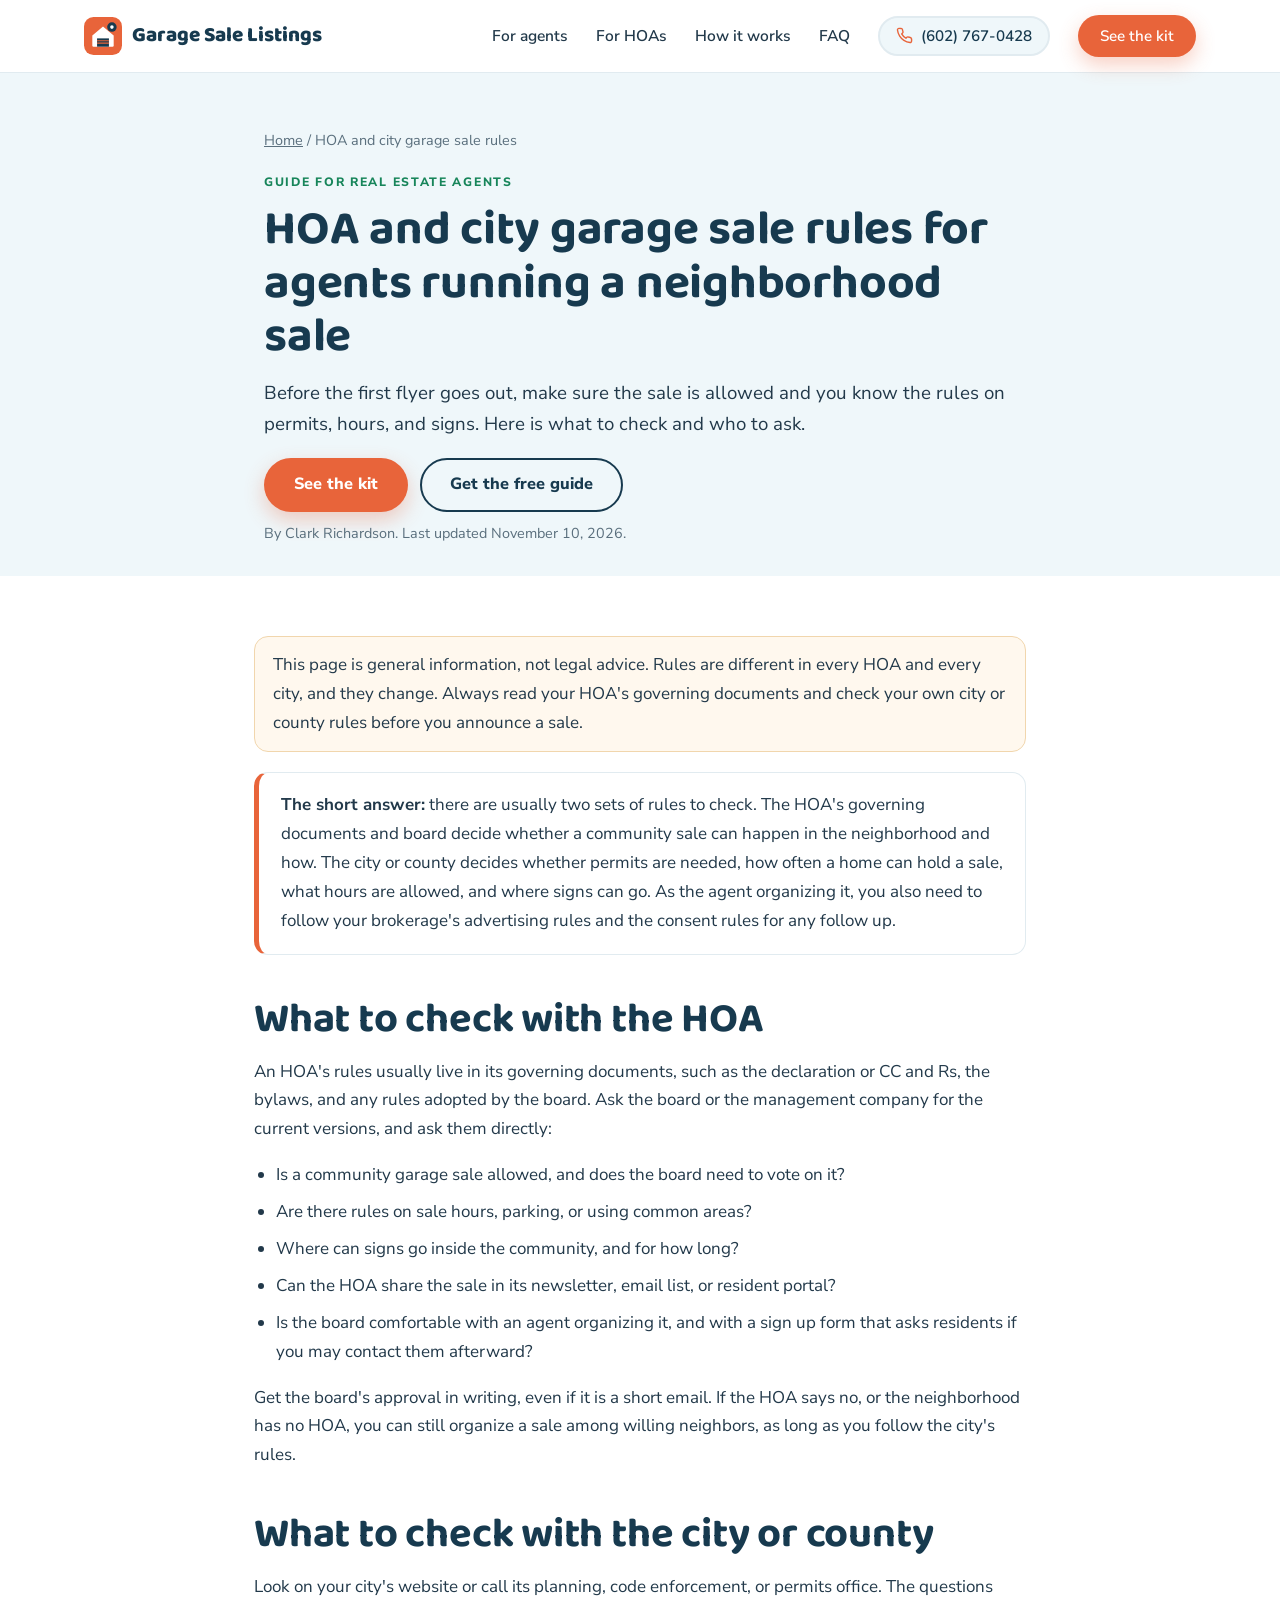
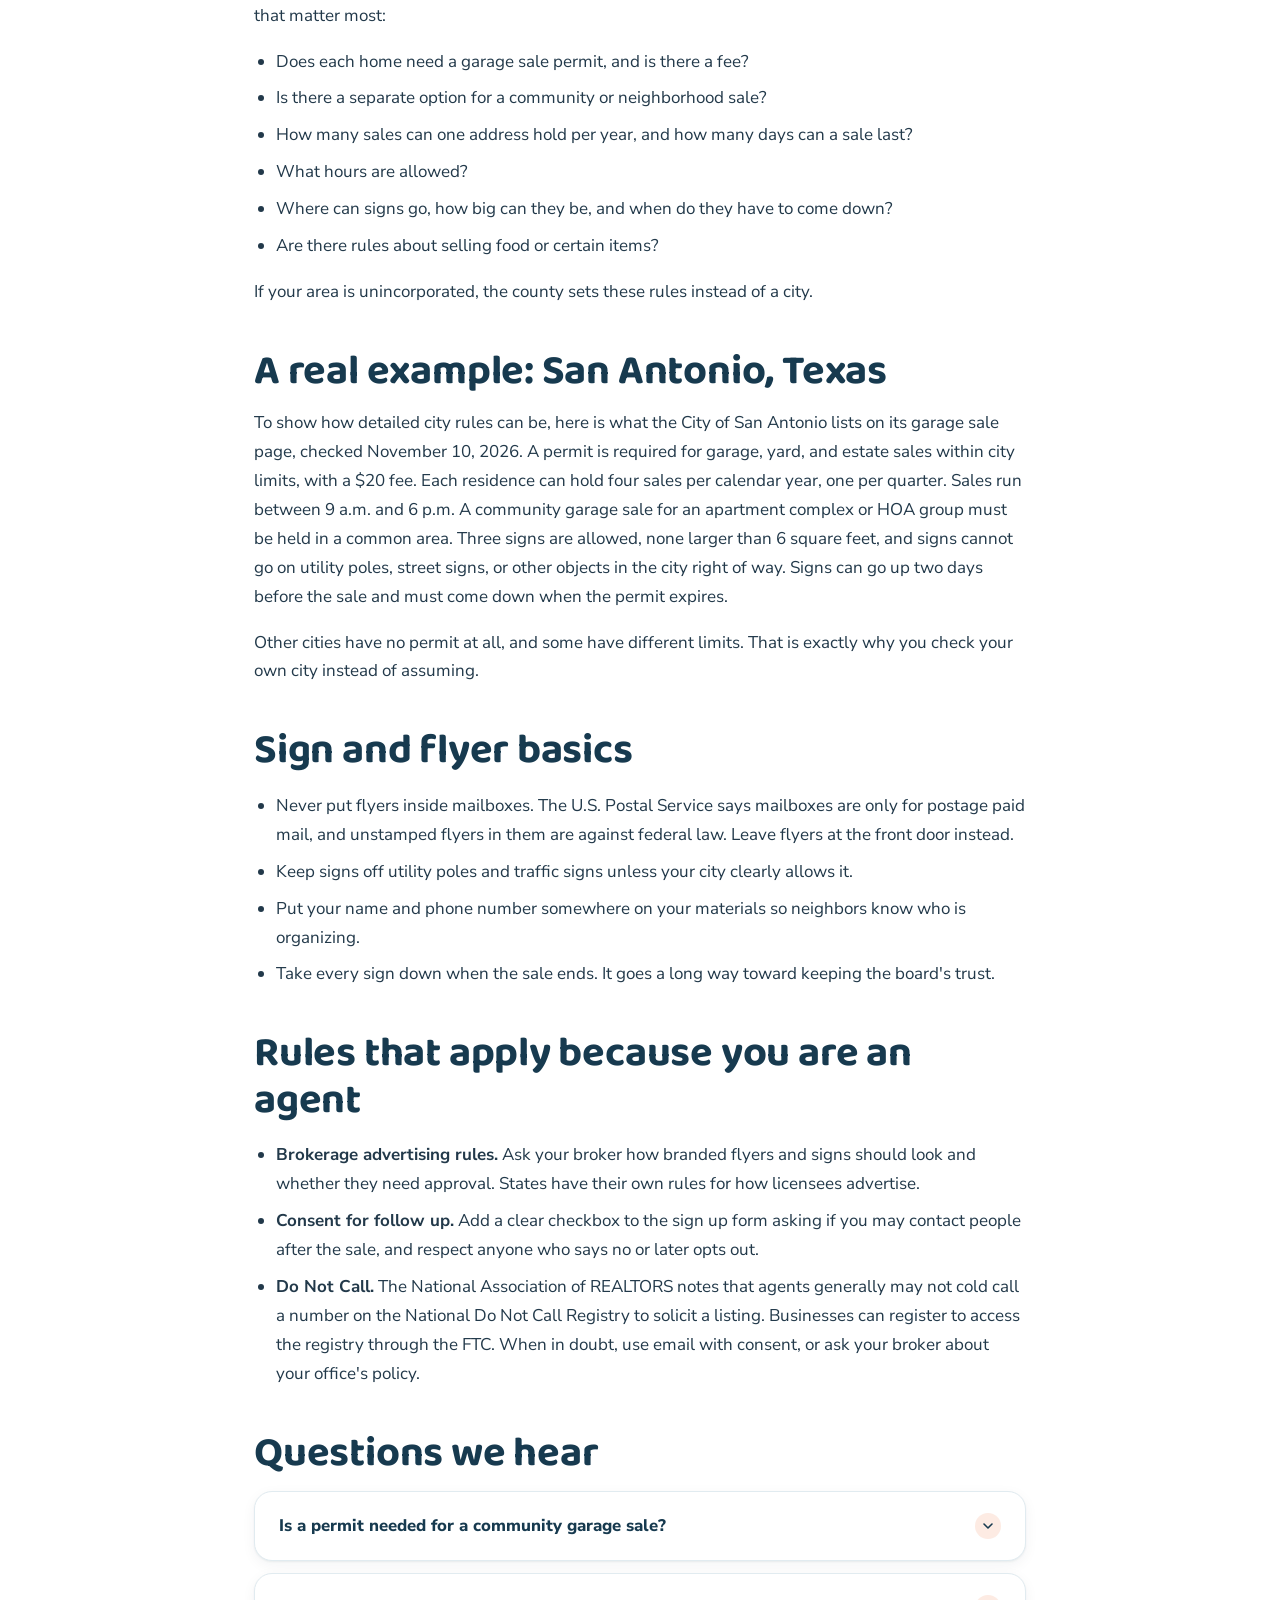
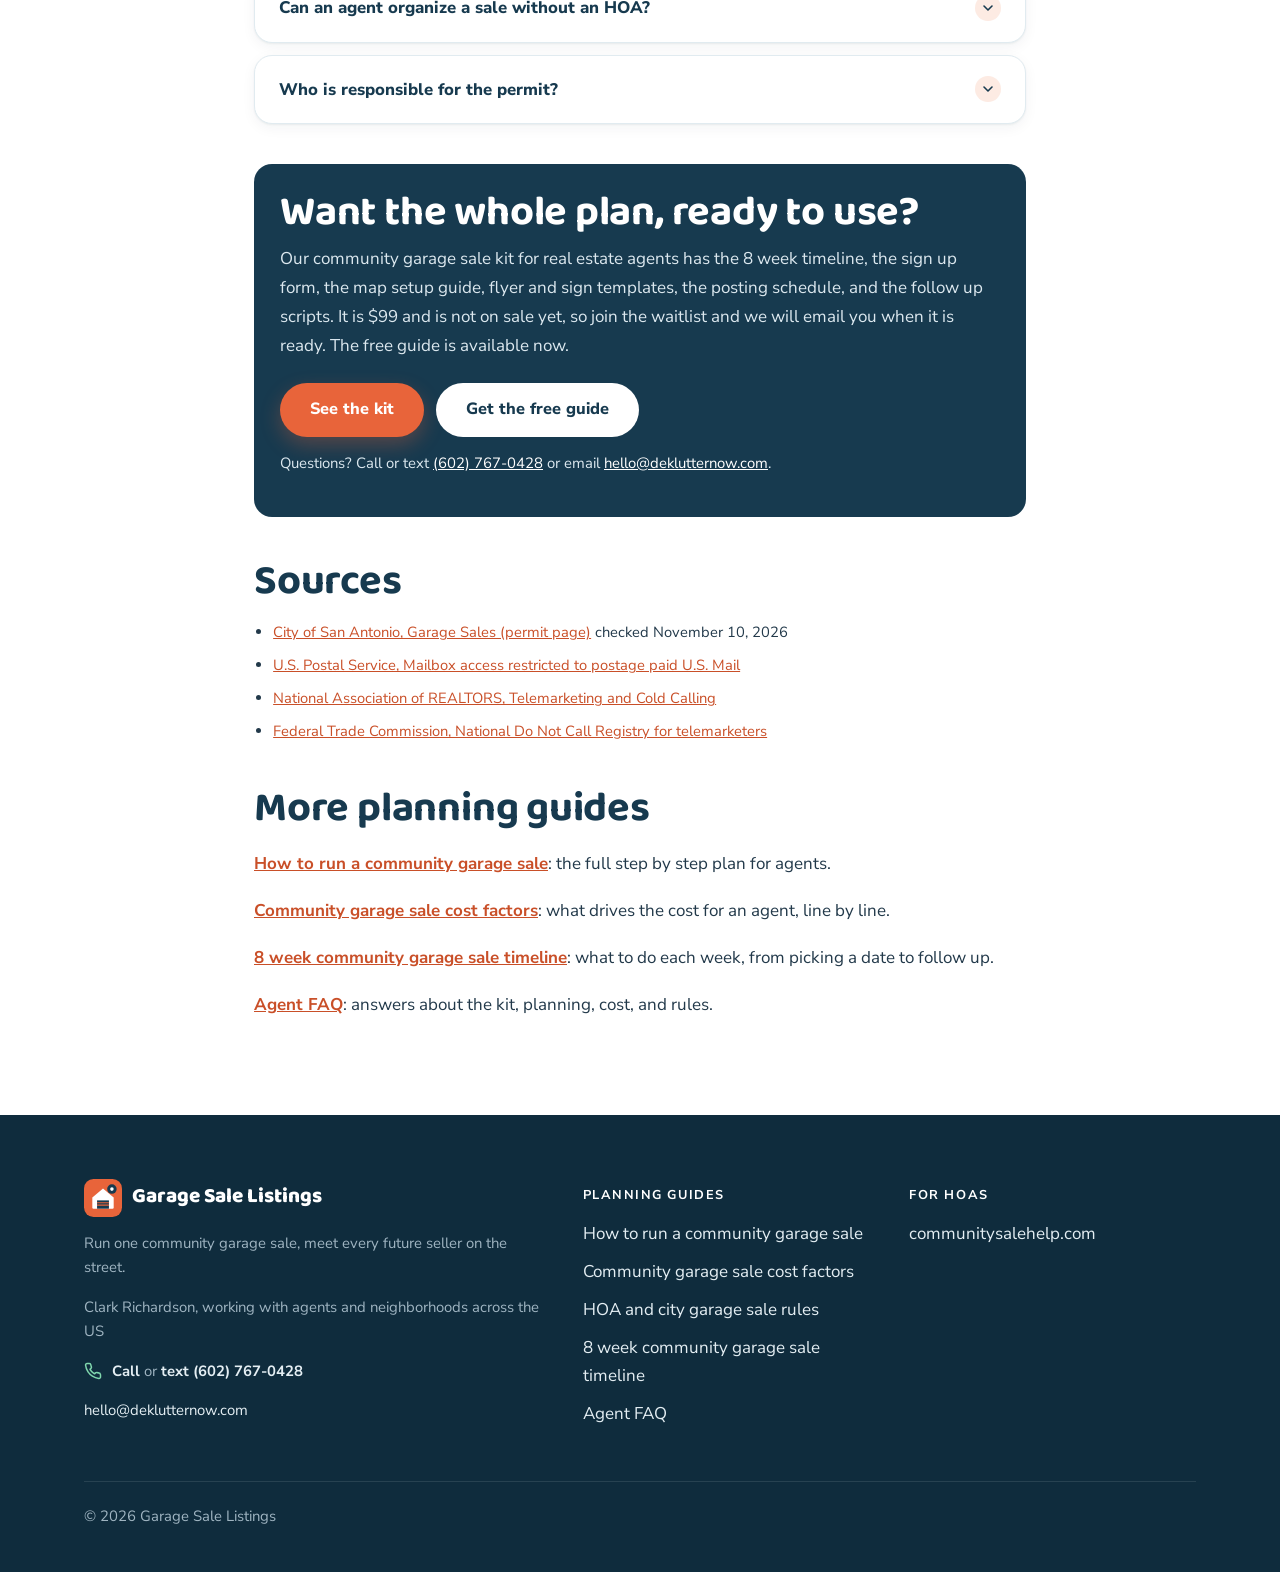
<file: hoa-and-city-garage-sale-rules/index.html>
<!doctype html>
<html lang="en">
<head>
<meta charset="utf-8">
<meta name="viewport" content="width=device-width, initial-scale=1">
<title>HOA and City Garage Sale Rules for Real Estate Agents</title>
<meta name="description" content="HOA and city garage sale rules for agents running a neighborhood sale: what to ask the board, what to check with the city, and sign and consent basics.">
<meta name="robots" content="index,follow">
<meta name="theme-color" content="#173a4f">
<link rel="preload" href="/fonts/baloo2.woff2" as="font" type="font/woff2" crossorigin>
<link rel="preload" href="/fonts/nunitosans.woff2" as="font" type="font/woff2" crossorigin>
<link rel="stylesheet" href="/styles.css">
<link rel="stylesheet" href="/article.css">
<link rel="icon" href="/assets/mark-agents.svg" type="image/svg+xml">
<link rel="icon" href="/assets/favicon.png" type="image/png" sizes="48x48">
<link rel="canonical" href="https://garagesaleagents.com/hoa-and-city-garage-sale-rules/">
<meta property="og:type" content="article">
<meta property="og:site_name" content="Garage Sale Listings">
<meta property="og:title" content="HOA and City Garage Sale Rules for Real Estate Agents">
<meta property="og:description" content="HOA and city garage sale rules for agents running a neighborhood sale: what to ask the board, what to check with the city, and sign and consent basics.">
<meta property="og:url" content="https://garagesaleagents.com/hoa-and-city-garage-sale-rules/">
<meta property="og:image" content="https://garagesaleagents.com/assets/og.png">
<meta property="og:image:width" content="1200">
<meta property="og:image:height" content="630">
<meta property="og:image:alt" content="Illustration of a neighborhood street with open garages and sale tables">
<meta name="twitter:card" content="summary_large_image">
<script type="application/ld+json">
{
  "@context": "https://schema.org",
  "@graph": [
    {
      "@type": "Article",
      "headline": "HOA and city garage sale rules for agents running a neighborhood sale",
      "description": "HOA and city garage sale rules for agents running a neighborhood sale: what to ask the board, what to check with the city, and sign and consent basics.",
      "author": {
        "@type": "Person",
        "name": "Clark Richardson"
      },
      "publisher": {
        "@id": "https://garagesaleagents.com/#org"
      },
      "datePublished": "2026-11-10",
      "dateModified": "2026-11-10",
      "mainEntityOfPage": "https://garagesaleagents.com/hoa-and-city-garage-sale-rules/",
      "image": "https://garagesaleagents.com/assets/og.png",
      "inLanguage": "en"
    },
    {
      "@type": "Organization",
      "@id": "https://garagesaleagents.com/#org",
      "name": "Garage Sale Listings",
      "url": "https://garagesaleagents.com/",
      "logo": "https://garagesaleagents.com/assets/logo.png",
      "telephone": "+1-602-767-0428",
      "email": "hello@deklutternow.com",
      "areaServed": {
        "@type": "Country",
        "name": "United States"
      },
      "sameAs": [
        "https://www.facebook.com/profile.php?id=61595008964167"
      ]
    },
    {
      "@type": "BreadcrumbList",
      "itemListElement": [
        {
          "@type": "ListItem",
          "position": 1,
          "name": "Home",
          "item": "https://garagesaleagents.com/"
        },
        {
          "@type": "ListItem",
          "position": 2,
          "name": "HOA and city garage sale rules",
          "item": "https://garagesaleagents.com/hoa-and-city-garage-sale-rules/"
        }
      ]
    },
    {
      "@type": "FAQPage",
      "mainEntity": [
        {
          "@type": "Question",
          "name": "Is a permit needed for a community garage sale?",
          "acceptedAnswer": {
            "@type": "Answer",
            "text": "It depends on your city or county. Some require a permit for every home, some have a community sale option, and some require nothing. Check your city's website or call its permits office."
          }
        },
        {
          "@type": "Question",
          "name": "Can an agent organize a sale without an HOA?",
          "acceptedAnswer": {
            "@type": "Answer",
            "text": "Yes. Without an HOA, you organize willing neighbors and follow the city's rules on permits, hours, and signs."
          }
        },
        {
          "@type": "Question",
          "name": "Who is responsible for the permit?",
          "acceptedAnswer": {
            "@type": "Answer",
            "text": "That depends on the city. In some places, only the owner or resident of each property can get the permit. Ask your city who should apply."
          }
        }
      ]
    }
  ]
}
</script>
</head>
<body class="theme-agents">
<svg width="0" height="0" style="position:absolute" aria-hidden="true">
  <defs>
    <symbol id="i-x" viewBox="0 0 24 24"><path d="M18 6 6 18M6 6l12 12"/></symbol>
    <symbol id="i-check" viewBox="0 0 24 24"><path d="M20 6 9 17l-5-5"/></symbol>
    <symbol id="i-arrow" viewBox="0 0 24 24"><path d="M5 12h14M13 6l6 6-6 6"/></symbol>
    <symbol id="i-pin" viewBox="0 0 24 24"><path d="M20 10c0 6-8 12-8 12s-8-6-8-12a8 8 0 0 1 16 0Z"/><circle cx="12" cy="10" r="3"/></symbol>
    <symbol id="i-calendar" viewBox="0 0 24 24"><rect x="3" y="4" width="18" height="18" rx="2"/><path d="M16 2v4M8 2v4M3 10h18M8 14h.01M12 14h.01M16 14h.01M8 18h.01M12 18h.01"/></symbol>
    <symbol id="i-clipboard" viewBox="0 0 24 24"><rect x="8" y="2" width="8" height="4" rx="1"/><path d="M16 4h2a2 2 0 0 1 2 2v14a2 2 0 0 1-2 2H6a2 2 0 0 1-2-2V6a2 2 0 0 1 2-2h2"/><path d="m9 14 2 2 4-4"/></symbol>
    <symbol id="i-map" viewBox="0 0 24 24"><path d="M3 6.5 9 4l6 2.5L21 4v13.5L15 20l-6-2.5L3 20z"/><path d="M9 4v13.5M15 6.5V20"/></symbol>
    <symbol id="i-sign" viewBox="0 0 24 24"><path d="M12 13v9M12 2v2"/><path d="M5 4h12l3 4.5-3 4.5H5z"/></symbol>
    <symbol id="i-file" viewBox="0 0 24 24"><path d="M14 2H6a2 2 0 0 0-2 2v16a2 2 0 0 0 2 2h12a2 2 0 0 0 2-2V8z"/><path d="M14 2v6h6M16 13H8M16 17H8M10 9H8"/></symbol>
    <symbol id="i-megaphone" viewBox="0 0 24 24"><path d="m3 11 16-6v14L3 13z"/><path d="M11.6 16.8a3 3 0 1 1-5.8-1.6"/></symbol>
    <symbol id="i-chat" viewBox="0 0 24 24"><path d="M21 15a2 2 0 0 1-2 2H7l-4 4V5a2 2 0 0 1 2-2h14a2 2 0 0 1 2 2z"/><path d="M8 9h8M8 13h5"/></symbol>
    <symbol id="i-clock" viewBox="0 0 24 24"><circle cx="12" cy="12" r="10"/><path d="M12 6v6l4 2"/></symbol>
    <symbol id="i-book" viewBox="0 0 24 24"><path d="M2 4h6a4 4 0 0 1 4 4v13a3 3 0 0 0-3-3H2z"/><path d="M22 4h-6a4 4 0 0 0-4 4v13a3 3 0 0 1 3-3h7z"/></symbol>
    <symbol id="i-home" viewBox="0 0 24 24"><path d="M3 10.5 12 3l9 7.5V20a1 1 0 0 1-1 1h-5v-6H9v6H4a1 1 0 0 1-1-1z"/></symbol>
    <symbol id="i-users" viewBox="0 0 24 24"><path d="M16 21v-2a4 4 0 0 0-4-4H6a4 4 0 0 0-4 4v2"/><circle cx="9" cy="7" r="4"/><path d="M22 21v-2a4 4 0 0 0-3-3.87M16 3.13a4 4 0 0 1 0 7.75"/></symbol>
    <symbol id="i-briefcase" viewBox="0 0 24 24"><rect x="2" y="7" width="20" height="14" rx="2"/><path d="M16 21V5a2 2 0 0 0-2-2h-4a2 2 0 0 0-2 2v16"/></symbol>
    <symbol id="i-send" viewBox="0 0 24 24"><path d="M22 2 11 13M22 2l-7 20-4-9-9-4z"/></symbol>
    <symbol id="i-lock" viewBox="0 0 24 24"><rect x="3" y="11" width="18" height="11" rx="2"/><path d="M7 11V7a5 5 0 0 1 10 0v4"/></symbol>
    <symbol id="i-tag" viewBox="0 0 24 24"><path d="M12.6 2.6A2 2 0 0 0 11.2 2H4a2 2 0 0 0-2 2v7.2a2 2 0 0 0 .6 1.4l8.7 8.7a2.4 2.4 0 0 0 3.4 0l6.6-6.6a2.4 2.4 0 0 0 0-3.4z"/><circle cx="7.5" cy="7.5" r="1.5"/></symbol>
    <symbol id="i-download" viewBox="0 0 24 24"><path d="M21 15v4a2 2 0 0 1-2 2H5a2 2 0 0 1-2-2v-4M7 10l5 5 5-5M12 15V3"/></symbol>
    <symbol id="i-hand" viewBox="0 0 24 24"><path d="M18 11V6a2 2 0 0 0-4 0M14 10V4a2 2 0 0 0-4 0v2M10 10.5V6a2 2 0 0 0-4 0v8"/><path d="M18 8a2 2 0 1 1 4 0v6a8 8 0 0 1-8 8h-2c-2.8 0-4.5-.9-5.9-2.4l-3.6-3.6a2 2 0 0 1 2.8-2.8L7 15"/></symbol>
    <symbol id="i-phone" viewBox="0 0 24 24"><path d="M22 16.9v3a2 2 0 0 1-2.2 2 19.8 19.8 0 0 1-8.6-3.1 19.5 19.5 0 0 1-6-6A19.8 19.8 0 0 1 2.1 4.2 2 2 0 0 1 4.1 2h3a2 2 0 0 1 2 1.7c.1.9.4 1.8.7 2.7a2 2 0 0 1-.5 2.1L8 9.8a16 16 0 0 0 6 6l1.3-1.3a2 2 0 0 1 2.1-.4c.9.3 1.8.6 2.7.7a2 2 0 0 1 1.7 2z"/></symbol>
    <symbol id="i-sms" viewBox="0 0 24 24"><path d="M21 15a2 2 0 0 1-2 2H7l-4 4V5a2 2 0 0 1 2-2h14a2 2 0 0 1 2 2z"/><path d="M8 10h.01M12 10h.01M16 10h.01"/></symbol>
    <symbol id="i-globe" viewBox="0 0 24 24"><circle cx="12" cy="12" r="10"/><path d="M2 12h20M12 2a15 15 0 0 1 0 20M12 2a15 15 0 0 0 0 20"/></symbol>
  </defs>
</svg>

<header class="topbar">
  <div class="wrap topbar-inner">
    <a class="brand" href="/" aria-label="Garage Sale Listings home">
      <img class="brand-mark" src="/assets/mark-agents.svg" alt="" width="38" height="38">
      <span>Garage Sale Listings</span>
    </a>
    <nav class="nav" aria-label="Main">
      <a href="/#agents">For agents</a>
      <a href="/#hoa">For HOAs</a>
      <a href="/#how">How it works</a>
      <a href="/faq/">FAQ</a>
      <a class="btn btn-call" href="tel:+16027670428" aria-label="Call (602) 767-0428"><svg class="icon" aria-hidden="true"><use href="#i-phone"/></svg><span class="call-num">(602) 767-0428</span><span class="call-short">Call</span></a>
      <a class="btn btn-primary nav-cta" href="/#kit">See the kit</a>
    </nav>
  </div>
</header>

<main id="top">
  <section class="article-hero">
    <div class="wrap narrow">
      <p class="crumbs"><a href="/">Home</a> / HOA and city garage sale rules</p>
      <p class="eyebrow">Guide for real estate agents</p>
      <h1>HOA and city garage sale rules for agents running a neighborhood sale</h1>
      <p class="lede">Before the first flyer goes out, make sure the sale is allowed and you know the rules on permits, hours, and signs. Here is what to check and who to ask.</p>
      <p class="hero-ctas"><a class="btn btn-primary" href="/#kit">See the kit</a> <a class="btn btn-outline" href="/#agents">Get the free guide</a></p>
      <p class="byline">By Clark Richardson. Last updated November 10, 2026.</p>
    </div>
  </section>

  <article class="article">
    <div class="wrap">
<div class="callout"><p>This page is general information, not legal advice. Rules are different in every HOA and every city, and they change. Always read your HOA's governing documents and check your own city or county rules before you announce a sale.</p></div>

<div class="answer"><p><strong>The short answer:</strong> there are usually two sets of rules to check. The HOA's governing documents and board decide whether a community sale can happen in the neighborhood and how. The city or county decides whether permits are needed, how often a home can hold a sale, what hours are allowed, and where signs can go. As the agent organizing it, you also need to follow your brokerage's advertising rules and the consent rules for any follow up.</p></div>

<h2 id="hoa">What to check with the HOA</h2>
<p>An HOA's rules usually live in its governing documents, such as the declaration or CC and Rs, the bylaws, and any rules adopted by the board. Ask the board or the management company for the current versions, and ask them directly:</p>
<ul>
<li>Is a community garage sale allowed, and does the board need to vote on it?</li>
<li>Are there rules on sale hours, parking, or using common areas?</li>
<li>Where can signs go inside the community, and for how long?</li>
<li>Can the HOA share the sale in its newsletter, email list, or resident portal?</li>
<li>Is the board comfortable with an agent organizing it, and with a sign up form that asks residents if you may contact them afterward?</li>
</ul>
<p>Get the board's approval in writing, even if it is a short email. If the HOA says no, or the neighborhood has no HOA, you can still organize a sale among willing neighbors, as long as you follow the city's rules.</p>

<h2 id="city">What to check with the city or county</h2>
<p>Look on your city's website or call its planning, code enforcement, or permits office. The questions that matter most:</p>
<ul>
<li>Does each home need a garage sale permit, and is there a fee?</li>
<li>Is there a separate option for a community or neighborhood sale?</li>
<li>How many sales can one address hold per year, and how many days can a sale last?</li>
<li>What hours are allowed?</li>
<li>Where can signs go, how big can they be, and when do they have to come down?</li>
<li>Are there rules about selling food or certain items?</li>
</ul>
<p>If your area is unincorporated, the county sets these rules instead of a city.</p>

<h2 id="example">A real example: San Antonio, Texas</h2>
<p>To show how detailed city rules can be, here is what the City of San Antonio lists on its garage sale page, checked November 10, 2026. A permit is required for garage, yard, and estate sales within city limits, with a $20 fee. Each residence can hold four sales per calendar year, one per quarter. Sales run between 9 a.m. and 6 p.m. A community garage sale for an apartment complex or HOA group must be held in a common area. Three signs are allowed, none larger than 6 square feet, and signs cannot go on utility poles, street signs, or other objects in the city right of way. Signs can go up two days before the sale and must come down when the permit expires.</p>
<p>Other cities have no permit at all, and some have different limits. That is exactly why you check your own city instead of assuming.</p>

<h2 id="signs">Sign and flyer basics</h2>
<ul>
<li>Never put flyers inside mailboxes. The U.S. Postal Service says mailboxes are only for postage paid mail, and unstamped flyers in them are against federal law. Leave flyers at the front door instead.</li>
<li>Keep signs off utility poles and traffic signs unless your city clearly allows it.</li>
<li>Put your name and phone number somewhere on your materials so neighbors know who is organizing.</li>
<li>Take every sign down when the sale ends. It goes a long way toward keeping the board's trust.</li>
</ul>

<h2 id="agent">Rules that apply because you are an agent</h2>
<ul>
<li><strong>Brokerage advertising rules.</strong> Ask your broker how branded flyers and signs should look and whether they need approval. States have their own rules for how licensees advertise.</li>
<li><strong>Consent for follow up.</strong> Add a clear checkbox to the sign up form asking if you may contact people after the sale, and respect anyone who says no or later opts out.</li>
<li><strong>Do Not Call.</strong> The National Association of REALTORS notes that agents generally may not cold call a number on the National Do Not Call Registry to solicit a listing. Businesses can register to access the registry through the FTC. When in doubt, use email with consent, or ask your broker about your office's policy.</li>
</ul>

<h2 id="questions">Questions we hear</h2>
<details>
  <summary>Is a permit needed for a community garage sale?</summary>
  <p>It depends on your city or county. Some require a permit for every home, some have a community sale option, and some require nothing. Check your city's website or call its permits office.</p>
</details>
<details>
  <summary>Can an agent organize a sale without an HOA?</summary>
  <p>Yes. Without an HOA, you organize willing neighbors and follow the city's rules on permits, hours, and signs.</p>
</details>
<details>
  <summary>Who is responsible for the permit?</summary>
  <p>That depends on the city. In some places, only the owner or resident of each property can get the permit. Ask your city who should apply.</p>
</details>

<div class="cta-box">
  <h2>Want the whole plan, ready to use?</h2>
  <p>Our community garage sale kit for real estate agents has the 8 week timeline, the sign up form, the map setup guide, flyer and sign templates, the posting schedule, and the follow up scripts. It is $99 and is not on sale yet, so join the waitlist and we will email you when it is ready. The free guide is available now.</p>
  <a class="btn btn-primary" href="/#kit">See the kit</a> <a class="btn btn-light" href="/#agents">Get the free guide</a>
  <p class="small" style="margin-top:14px">Questions? Call or text <a href="tel:+16027670428">(602) 767-0428</a> or email <a href="mailto:hello@deklutternow.com">hello@deklutternow.com</a>.</p>
</div>

<h2 id="sources">Sources</h2>
<ul class="sources">
    <li><a href="https://www.sa.gov/Directory/Departments/DSD/CES/Permits-Licenses/Garage-Sales" rel="noopener">City of San Antonio, Garage Sales (permit page)</a> checked November 10, 2026</li>
    <li><a href="https://about.usps.com/news/state-releases/tx/2010/tx_2010_0909.htm" rel="noopener">U.S. Postal Service, Mailbox access restricted to postage paid U.S. Mail</a></li>
    <li><a href="https://www.nar.realtor/telemarketing-cold-calling" rel="noopener">National Association of REALTORS, Telemarketing and Cold Calling</a></li>
    <li><a href="https://telemarketing.donotcall.gov/" rel="noopener">Federal Trade Commission, National Do Not Call Registry for telemarketers</a></li>
</ul>

<nav class="related" aria-label="Related guides">
  <h2>More planning guides</h2>
  <ul>
    <li><a href="/how-to-run-a-community-garage-sale-as-an-agent/">How to run a community garage sale</a>: the full step by step plan for agents.</li>
    <li><a href="/community-garage-sale-cost/">Community garage sale cost factors</a>: what drives the cost for an agent, line by line.</li>
    <li><a href="/community-garage-sale-timeline/">8 week community garage sale timeline</a>: what to do each week, from picking a date to follow up.</li>
    <li><a href="/faq/">Agent FAQ</a>: answers about the kit, planning, cost, and rules.</li>
  </ul>
</nav>
    </div>
  </article>
</main>

<footer class="footer">
  <div class="wrap footer-inner">
    <div>
      <p class="brand"><img class="brand-mark" src="/assets/mark-agents.svg" alt="" width="38" height="38"><span>Garage Sale Listings</span></p>
      <p class="small">Run one community garage sale, meet every future seller on the street.</p>
      <p class="small">Clark Richardson, working with agents and neighborhoods across the US</p>
      <p class="small footer-phone"><svg class="icon" aria-hidden="true"><use href="#i-phone"/></svg><span><a href="tel:+16027670428">Call</a> or <a href="sms:+16027670428">text</a> <a class="nowrap" href="tel:+16027670428">(602) 767-0428</a></span></p>
      <p class="small"><a href="mailto:hello@deklutternow.com">hello@deklutternow.com</a></p>
    </div>
    <div>
      <h4>Planning guides</h4>
      <nav class="footer-nav" aria-label="Planning guides">
        <a href="/how-to-run-a-community-garage-sale-as-an-agent/">How to run a community garage sale</a>
        <a href="/community-garage-sale-cost/">Community garage sale cost factors</a>
        <a href="/hoa-and-city-garage-sale-rules/">HOA and city garage sale rules</a>
        <a href="/community-garage-sale-timeline/">8 week community garage sale timeline</a>
        <a href="/faq/">Agent FAQ</a>
      </nav>
    </div>
    <div>
      <h4>For HOAs</h4>
      <nav class="footer-nav" aria-label="HOA site">
        <a href="https://communitysalehelp.com">communitysalehelp.com</a>
      </nav>
    </div>
  </div>
  <div class="wrap"><p class="small copy">&copy; 2026 Garage Sale Listings</p></div>
</footer>
<nav class="callbar" aria-label="Call or text us">
  <a href="tel:+16027670428" data-track="call_tap">Call (602) 767-0428</a>
  <a href="sms:+16027670428" data-track="text_tap">Text us</a>
</nav>
<script>
/* GA4 hook: stays off until an ID is set below, for example "G-XXXXXXX". */
window.GA4_ID = "";
(function(){
  var id = window.GA4_ID;
  function track(name, params){ if (window.gtag) window.gtag("event", name, params || {}); }
  window.siteTrack = track;
  if (id) {
    var s = document.createElement("script"); s.async = true;
    s.src = "https://www.googletagmanager.com/gtag/js?id=" + id; document.head.appendChild(s);
    window.dataLayer = window.dataLayer || [];
    window.gtag = function(){ dataLayer.push(arguments); };
    gtag("js", new Date()); gtag("config", id);
  }
  document.addEventListener("click", function(e){
    var a = e.target.closest && e.target.closest("a"); if (!a) return;
    var h = a.getAttribute("href") || "";
    if (h.indexOf("tel:") === 0) track("call_tap", {link_url: h});
    else if (h.indexOf("sms:") === 0) track("text_tap", {link_url: h});
    else if (h.indexOf("mailto:") === 0) track("email_tap", {link_url: h});
    else if (a.classList.contains("btn")) track("cta_tap", {link_text: (a.textContent || "").trim().slice(0, 60)});
  }, true);
  document.addEventListener("submit", function(e){
    track("form_submit", {form_id: e.target.id || "form"});
  }, true);
})();
</script>
</body>
</html>
</file>
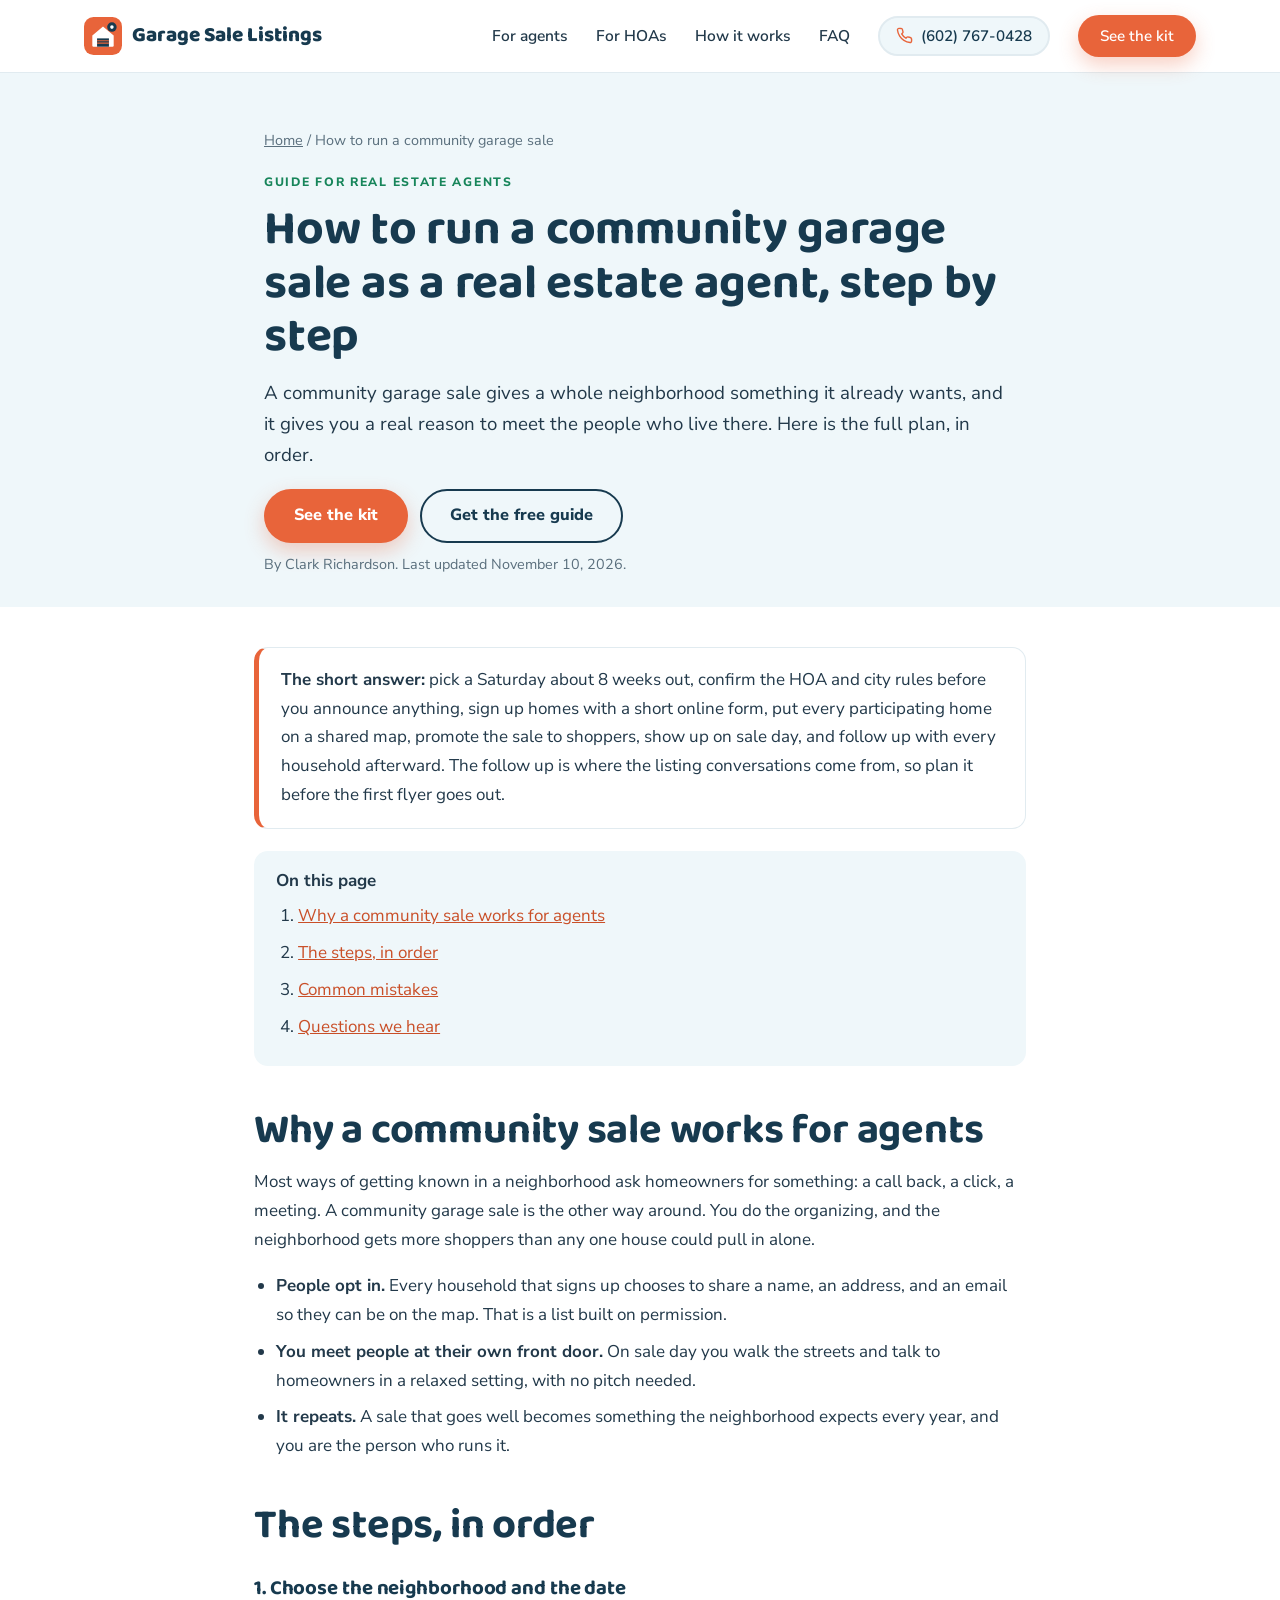
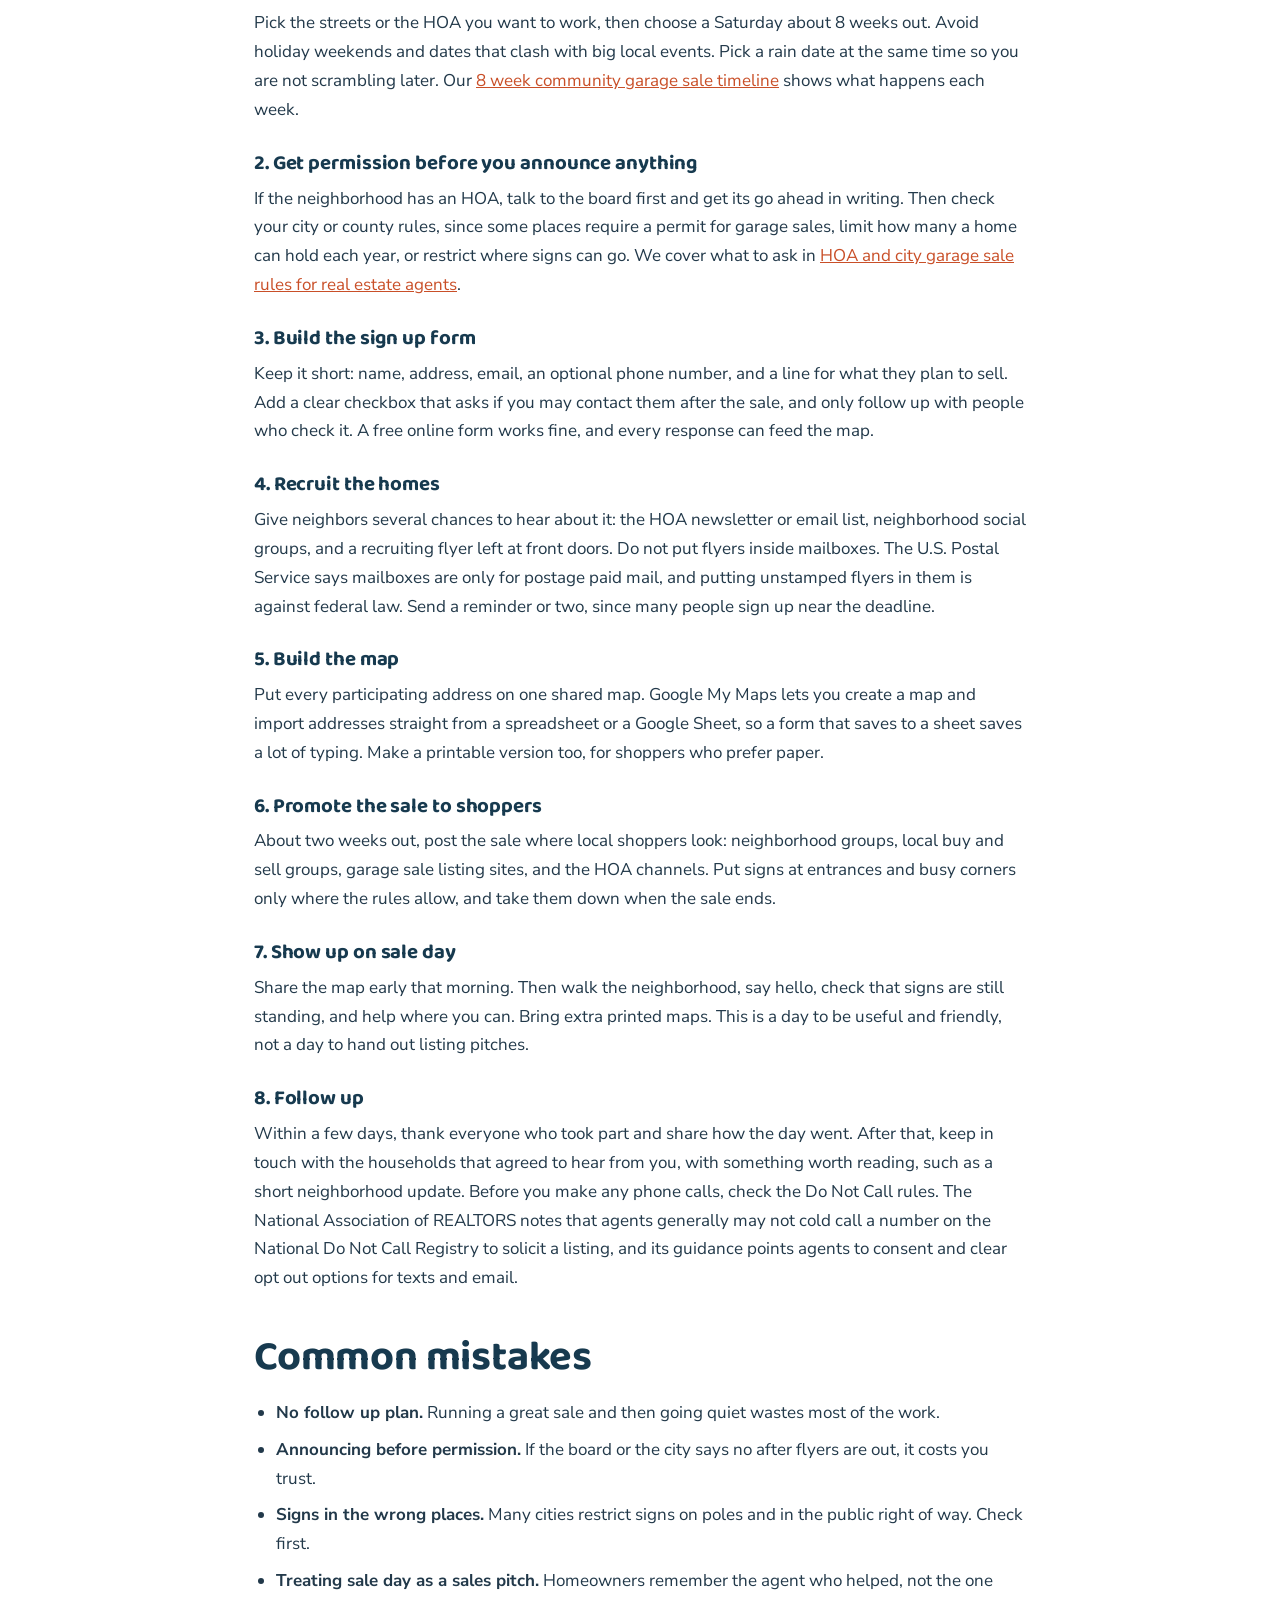
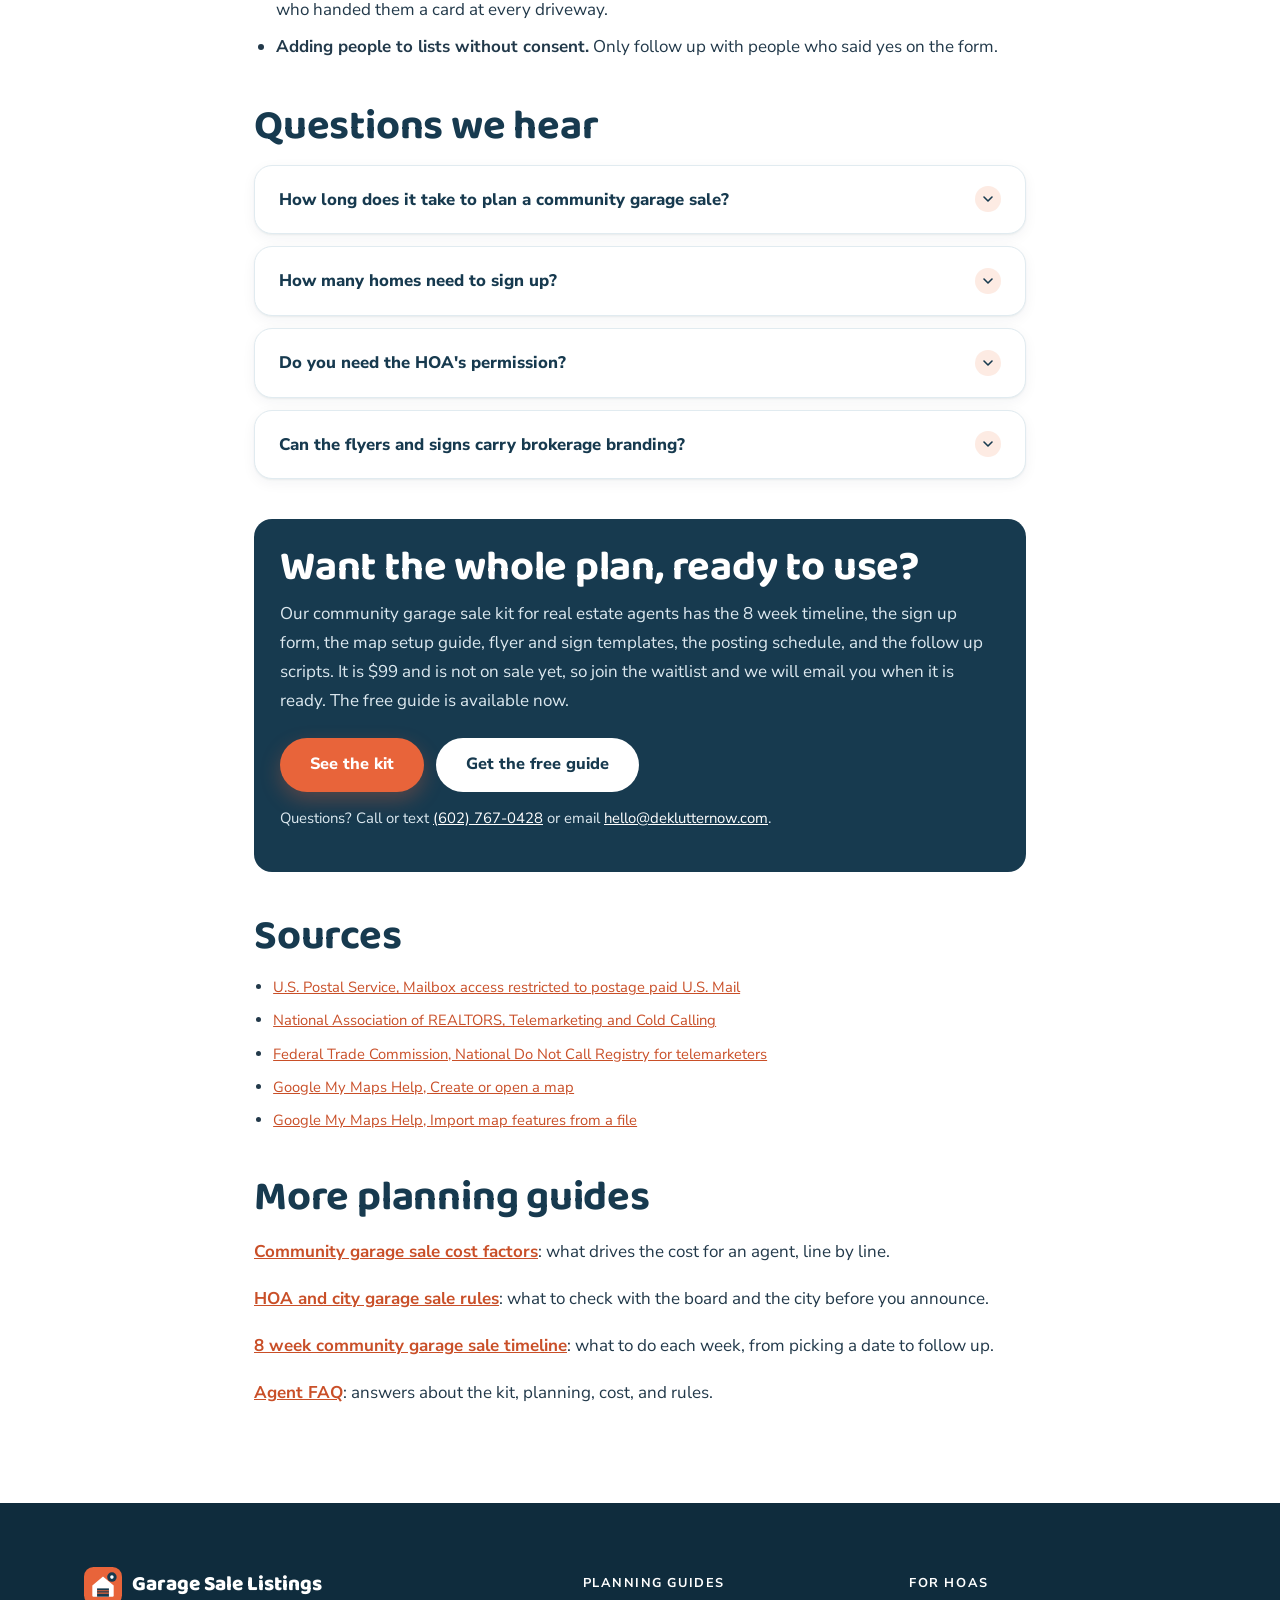
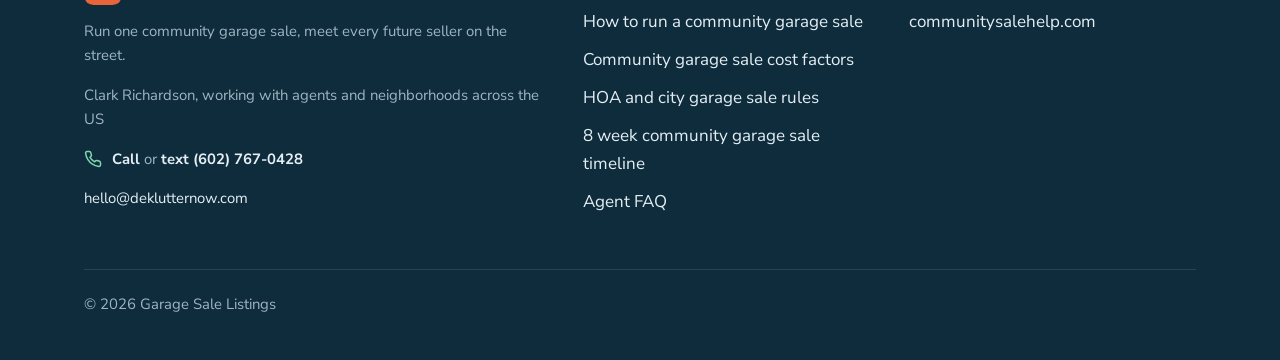
<file: how-to-run-a-community-garage-sale-as-an-agent/index.html>
<!doctype html>
<html lang="en">
<head>
<meta charset="utf-8">
<meta name="viewport" content="width=device-width, initial-scale=1">
<title>How to Run a Community Garage Sale as a Real Estate Agent</title>
<meta name="description" content="How to run a community garage sale as a real estate agent, step by step: permission, signups, the map, promotion, sale day and the follow up that matters.">
<meta name="robots" content="index,follow">
<meta name="theme-color" content="#173a4f">
<link rel="preload" href="/fonts/baloo2.woff2" as="font" type="font/woff2" crossorigin>
<link rel="preload" href="/fonts/nunitosans.woff2" as="font" type="font/woff2" crossorigin>
<link rel="stylesheet" href="/styles.css">
<link rel="stylesheet" href="/article.css">
<link rel="icon" href="/assets/mark-agents.svg" type="image/svg+xml">
<link rel="icon" href="/assets/favicon.png" type="image/png" sizes="48x48">
<link rel="canonical" href="https://garagesaleagents.com/how-to-run-a-community-garage-sale-as-an-agent/">
<meta property="og:type" content="article">
<meta property="og:site_name" content="Garage Sale Listings">
<meta property="og:title" content="How to Run a Community Garage Sale as a Real Estate Agent">
<meta property="og:description" content="How to run a community garage sale as a real estate agent, step by step: permission, signups, the map, promotion, sale day and the follow up that matters.">
<meta property="og:url" content="https://garagesaleagents.com/how-to-run-a-community-garage-sale-as-an-agent/">
<meta property="og:image" content="https://garagesaleagents.com/assets/og.png">
<meta property="og:image:width" content="1200">
<meta property="og:image:height" content="630">
<meta property="og:image:alt" content="Illustration of a neighborhood street with open garages and sale tables">
<meta name="twitter:card" content="summary_large_image">
<script type="application/ld+json">
{
  "@context": "https://schema.org",
  "@graph": [
    {
      "@type": "Article",
      "headline": "How to run a community garage sale as a real estate agent, step by step",
      "description": "How to run a community garage sale as a real estate agent, step by step: permission, signups, the map, promotion, sale day and the follow up that matters.",
      "author": {
        "@type": "Person",
        "name": "Clark Richardson"
      },
      "publisher": {
        "@id": "https://garagesaleagents.com/#org"
      },
      "datePublished": "2026-11-10",
      "dateModified": "2026-11-10",
      "mainEntityOfPage": "https://garagesaleagents.com/how-to-run-a-community-garage-sale-as-an-agent/",
      "image": "https://garagesaleagents.com/assets/og.png",
      "inLanguage": "en"
    },
    {
      "@type": "Organization",
      "@id": "https://garagesaleagents.com/#org",
      "name": "Garage Sale Listings",
      "url": "https://garagesaleagents.com/",
      "logo": "https://garagesaleagents.com/assets/logo.png",
      "telephone": "+1-602-767-0428",
      "email": "hello@deklutternow.com",
      "areaServed": {
        "@type": "Country",
        "name": "United States"
      },
      "sameAs": [
        "https://www.facebook.com/profile.php?id=61595008964167"
      ]
    },
    {
      "@type": "BreadcrumbList",
      "itemListElement": [
        {
          "@type": "ListItem",
          "position": 1,
          "name": "Home",
          "item": "https://garagesaleagents.com/"
        },
        {
          "@type": "ListItem",
          "position": 2,
          "name": "How to run a community garage sale",
          "item": "https://garagesaleagents.com/how-to-run-a-community-garage-sale-as-an-agent/"
        }
      ]
    },
    {
      "@type": "FAQPage",
      "mainEntity": [
        {
          "@type": "Question",
          "name": "How long does it take to plan a community garage sale?",
          "acceptedAnswer": {
            "@type": "Answer",
            "text": "Plan on about 8 weeks from picking a date to sale day. That leaves time for permission, recruiting homes, building the map, and promoting the sale."
          }
        },
        {
          "@type": "Question",
          "name": "How many homes need to sign up?",
          "acceptedAnswer": {
            "@type": "Answer",
            "text": "There is no set number. A few streets can make a good sale. More homes usually means more shoppers, so keep recruiting until your signup deadline."
          }
        },
        {
          "@type": "Question",
          "name": "Do you need the HOA's permission?",
          "acceptedAnswer": {
            "@type": "Answer",
            "text": "If the neighborhood has an HOA, yes, talk to the board first. Check your city's rules too, since some cities require a permit for garage sales."
          }
        },
        {
          "@type": "Question",
          "name": "Can the flyers and signs carry brokerage branding?",
          "acceptedAnswer": {
            "@type": "Answer",
            "text": "Usually yes, but ask your broker first. Brokerages and states can have rules about how licensees advertise."
          }
        }
      ]
    }
  ]
}
</script>
</head>
<body class="theme-agents">
<svg width="0" height="0" style="position:absolute" aria-hidden="true">
  <defs>
    <symbol id="i-x" viewBox="0 0 24 24"><path d="M18 6 6 18M6 6l12 12"/></symbol>
    <symbol id="i-check" viewBox="0 0 24 24"><path d="M20 6 9 17l-5-5"/></symbol>
    <symbol id="i-arrow" viewBox="0 0 24 24"><path d="M5 12h14M13 6l6 6-6 6"/></symbol>
    <symbol id="i-pin" viewBox="0 0 24 24"><path d="M20 10c0 6-8 12-8 12s-8-6-8-12a8 8 0 0 1 16 0Z"/><circle cx="12" cy="10" r="3"/></symbol>
    <symbol id="i-calendar" viewBox="0 0 24 24"><rect x="3" y="4" width="18" height="18" rx="2"/><path d="M16 2v4M8 2v4M3 10h18M8 14h.01M12 14h.01M16 14h.01M8 18h.01M12 18h.01"/></symbol>
    <symbol id="i-clipboard" viewBox="0 0 24 24"><rect x="8" y="2" width="8" height="4" rx="1"/><path d="M16 4h2a2 2 0 0 1 2 2v14a2 2 0 0 1-2 2H6a2 2 0 0 1-2-2V6a2 2 0 0 1 2-2h2"/><path d="m9 14 2 2 4-4"/></symbol>
    <symbol id="i-map" viewBox="0 0 24 24"><path d="M3 6.5 9 4l6 2.5L21 4v13.5L15 20l-6-2.5L3 20z"/><path d="M9 4v13.5M15 6.5V20"/></symbol>
    <symbol id="i-sign" viewBox="0 0 24 24"><path d="M12 13v9M12 2v2"/><path d="M5 4h12l3 4.5-3 4.5H5z"/></symbol>
    <symbol id="i-file" viewBox="0 0 24 24"><path d="M14 2H6a2 2 0 0 0-2 2v16a2 2 0 0 0 2 2h12a2 2 0 0 0 2-2V8z"/><path d="M14 2v6h6M16 13H8M16 17H8M10 9H8"/></symbol>
    <symbol id="i-megaphone" viewBox="0 0 24 24"><path d="m3 11 16-6v14L3 13z"/><path d="M11.6 16.8a3 3 0 1 1-5.8-1.6"/></symbol>
    <symbol id="i-chat" viewBox="0 0 24 24"><path d="M21 15a2 2 0 0 1-2 2H7l-4 4V5a2 2 0 0 1 2-2h14a2 2 0 0 1 2 2z"/><path d="M8 9h8M8 13h5"/></symbol>
    <symbol id="i-clock" viewBox="0 0 24 24"><circle cx="12" cy="12" r="10"/><path d="M12 6v6l4 2"/></symbol>
    <symbol id="i-book" viewBox="0 0 24 24"><path d="M2 4h6a4 4 0 0 1 4 4v13a3 3 0 0 0-3-3H2z"/><path d="M22 4h-6a4 4 0 0 0-4 4v13a3 3 0 0 1 3-3h7z"/></symbol>
    <symbol id="i-home" viewBox="0 0 24 24"><path d="M3 10.5 12 3l9 7.5V20a1 1 0 0 1-1 1h-5v-6H9v6H4a1 1 0 0 1-1-1z"/></symbol>
    <symbol id="i-users" viewBox="0 0 24 24"><path d="M16 21v-2a4 4 0 0 0-4-4H6a4 4 0 0 0-4 4v2"/><circle cx="9" cy="7" r="4"/><path d="M22 21v-2a4 4 0 0 0-3-3.87M16 3.13a4 4 0 0 1 0 7.75"/></symbol>
    <symbol id="i-briefcase" viewBox="0 0 24 24"><rect x="2" y="7" width="20" height="14" rx="2"/><path d="M16 21V5a2 2 0 0 0-2-2h-4a2 2 0 0 0-2 2v16"/></symbol>
    <symbol id="i-send" viewBox="0 0 24 24"><path d="M22 2 11 13M22 2l-7 20-4-9-9-4z"/></symbol>
    <symbol id="i-lock" viewBox="0 0 24 24"><rect x="3" y="11" width="18" height="11" rx="2"/><path d="M7 11V7a5 5 0 0 1 10 0v4"/></symbol>
    <symbol id="i-tag" viewBox="0 0 24 24"><path d="M12.6 2.6A2 2 0 0 0 11.2 2H4a2 2 0 0 0-2 2v7.2a2 2 0 0 0 .6 1.4l8.7 8.7a2.4 2.4 0 0 0 3.4 0l6.6-6.6a2.4 2.4 0 0 0 0-3.4z"/><circle cx="7.5" cy="7.5" r="1.5"/></symbol>
    <symbol id="i-download" viewBox="0 0 24 24"><path d="M21 15v4a2 2 0 0 1-2 2H5a2 2 0 0 1-2-2v-4M7 10l5 5 5-5M12 15V3"/></symbol>
    <symbol id="i-hand" viewBox="0 0 24 24"><path d="M18 11V6a2 2 0 0 0-4 0M14 10V4a2 2 0 0 0-4 0v2M10 10.5V6a2 2 0 0 0-4 0v8"/><path d="M18 8a2 2 0 1 1 4 0v6a8 8 0 0 1-8 8h-2c-2.8 0-4.5-.9-5.9-2.4l-3.6-3.6a2 2 0 0 1 2.8-2.8L7 15"/></symbol>
    <symbol id="i-phone" viewBox="0 0 24 24"><path d="M22 16.9v3a2 2 0 0 1-2.2 2 19.8 19.8 0 0 1-8.6-3.1 19.5 19.5 0 0 1-6-6A19.8 19.8 0 0 1 2.1 4.2 2 2 0 0 1 4.1 2h3a2 2 0 0 1 2 1.7c.1.9.4 1.8.7 2.7a2 2 0 0 1-.5 2.1L8 9.8a16 16 0 0 0 6 6l1.3-1.3a2 2 0 0 1 2.1-.4c.9.3 1.8.6 2.7.7a2 2 0 0 1 1.7 2z"/></symbol>
    <symbol id="i-sms" viewBox="0 0 24 24"><path d="M21 15a2 2 0 0 1-2 2H7l-4 4V5a2 2 0 0 1 2-2h14a2 2 0 0 1 2 2z"/><path d="M8 10h.01M12 10h.01M16 10h.01"/></symbol>
    <symbol id="i-globe" viewBox="0 0 24 24"><circle cx="12" cy="12" r="10"/><path d="M2 12h20M12 2a15 15 0 0 1 0 20M12 2a15 15 0 0 0 0 20"/></symbol>
  </defs>
</svg>

<header class="topbar">
  <div class="wrap topbar-inner">
    <a class="brand" href="/" aria-label="Garage Sale Listings home">
      <img class="brand-mark" src="/assets/mark-agents.svg" alt="" width="38" height="38">
      <span>Garage Sale Listings</span>
    </a>
    <nav class="nav" aria-label="Main">
      <a href="/#agents">For agents</a>
      <a href="/#hoa">For HOAs</a>
      <a href="/#how">How it works</a>
      <a href="/faq/">FAQ</a>
      <a class="btn btn-call" href="tel:+16027670428" aria-label="Call (602) 767-0428"><svg class="icon" aria-hidden="true"><use href="#i-phone"/></svg><span class="call-num">(602) 767-0428</span><span class="call-short">Call</span></a>
      <a class="btn btn-primary nav-cta" href="/#kit">See the kit</a>
    </nav>
  </div>
</header>

<main id="top">
  <section class="article-hero">
    <div class="wrap narrow">
      <p class="crumbs"><a href="/">Home</a> / How to run a community garage sale</p>
      <p class="eyebrow">Guide for real estate agents</p>
      <h1>How to run a community garage sale as a real estate agent, step by step</h1>
      <p class="lede">A community garage sale gives a whole neighborhood something it already wants, and it gives you a real reason to meet the people who live there. Here is the full plan, in order.</p>
      <p class="hero-ctas"><a class="btn btn-primary" href="/#kit">See the kit</a> <a class="btn btn-outline" href="/#agents">Get the free guide</a></p>
      <p class="byline">By Clark Richardson. Last updated November 10, 2026.</p>
    </div>
  </section>

  <article class="article">
    <div class="wrap">
<div class="answer"><p><strong>The short answer:</strong> pick a Saturday about 8 weeks out, confirm the HOA and city rules before you announce anything, sign up homes with a short online form, put every participating home on a shared map, promote the sale to shoppers, show up on sale day, and follow up with every household afterward. The follow up is where the listing conversations come from, so plan it before the first flyer goes out.</p></div>

<nav class="toc" aria-label="On this page"><p>On this page</p><ol>
<li><a href="#why">Why a community sale works for agents</a></li>
<li><a href="#steps">The steps, in order</a></li>
<li><a href="#mistakes">Common mistakes</a></li>
<li><a href="#questions">Questions we hear</a></li>
</ol></nav>

<h2 id="why">Why a community sale works for agents</h2>
<p>Most ways of getting known in a neighborhood ask homeowners for something: a call back, a click, a meeting. A community garage sale is the other way around. You do the organizing, and the neighborhood gets more shoppers than any one house could pull in alone.</p>
<ul>
<li><strong>People opt in.</strong> Every household that signs up chooses to share a name, an address, and an email so they can be on the map. That is a list built on permission.</li>
<li><strong>You meet people at their own front door.</strong> On sale day you walk the streets and talk to homeowners in a relaxed setting, with no pitch needed.</li>
<li><strong>It repeats.</strong> A sale that goes well becomes something the neighborhood expects every year, and you are the person who runs it.</li>
</ul>

<h2 id="steps">The steps, in order</h2>

<h3>1. Choose the neighborhood and the date</h3>
<p>Pick the streets or the HOA you want to work, then choose a Saturday about 8 weeks out. Avoid holiday weekends and dates that clash with big local events. Pick a rain date at the same time so you are not scrambling later. Our <a href="/community-garage-sale-timeline/">8 week community garage sale timeline</a> shows what happens each week.</p>

<h3>2. Get permission before you announce anything</h3>
<p>If the neighborhood has an HOA, talk to the board first and get its go ahead in writing. Then check your city or county rules, since some places require a permit for garage sales, limit how many a home can hold each year, or restrict where signs can go. We cover what to ask in <a href="/hoa-and-city-garage-sale-rules/">HOA and city garage sale rules for real estate agents</a>.</p>

<h3>3. Build the sign up form</h3>
<p>Keep it short: name, address, email, an optional phone number, and a line for what they plan to sell. Add a clear checkbox that asks if you may contact them after the sale, and only follow up with people who check it. A free online form works fine, and every response can feed the map.</p>

<h3>4. Recruit the homes</h3>
<p>Give neighbors several chances to hear about it: the HOA newsletter or email list, neighborhood social groups, and a recruiting flyer left at front doors. Do not put flyers inside mailboxes. The U.S. Postal Service says mailboxes are only for postage paid mail, and putting unstamped flyers in them is against federal law. Send a reminder or two, since many people sign up near the deadline.</p>

<h3>5. Build the map</h3>
<p>Put every participating address on one shared map. Google My Maps lets you create a map and import addresses straight from a spreadsheet or a Google Sheet, so a form that saves to a sheet saves a lot of typing. Make a printable version too, for shoppers who prefer paper.</p>

<h3>6. Promote the sale to shoppers</h3>
<p>About two weeks out, post the sale where local shoppers look: neighborhood groups, local buy and sell groups, garage sale listing sites, and the HOA channels. Put signs at entrances and busy corners only where the rules allow, and take them down when the sale ends.</p>

<h3>7. Show up on sale day</h3>
<p>Share the map early that morning. Then walk the neighborhood, say hello, check that signs are still standing, and help where you can. Bring extra printed maps. This is a day to be useful and friendly, not a day to hand out listing pitches.</p>

<h3>8. Follow up</h3>
<p>Within a few days, thank everyone who took part and share how the day went. After that, keep in touch with the households that agreed to hear from you, with something worth reading, such as a short neighborhood update. Before you make any phone calls, check the Do Not Call rules. The National Association of REALTORS notes that agents generally may not cold call a number on the National Do Not Call Registry to solicit a listing, and its guidance points agents to consent and clear opt out options for texts and email.</p>

<h2 id="mistakes">Common mistakes</h2>
<ul>
<li><strong>No follow up plan.</strong> Running a great sale and then going quiet wastes most of the work.</li>
<li><strong>Announcing before permission.</strong> If the board or the city says no after flyers are out, it costs you trust.</li>
<li><strong>Signs in the wrong places.</strong> Many cities restrict signs on poles and in the public right of way. Check first.</li>
<li><strong>Treating sale day as a sales pitch.</strong> Homeowners remember the agent who helped, not the one who handed them a card at every driveway.</li>
<li><strong>Adding people to lists without consent.</strong> Only follow up with people who said yes on the form.</li>
</ul>

<h2 id="questions">Questions we hear</h2>
<details>
  <summary>How long does it take to plan a community garage sale?</summary>
  <p>Plan on about 8 weeks from picking a date to sale day. That leaves time for permission, recruiting homes, building the map, and promoting the sale.</p>
</details>
<details>
  <summary>How many homes need to sign up?</summary>
  <p>There is no set number. A few streets can make a good sale. More homes usually means more shoppers, so keep recruiting until your signup deadline.</p>
</details>
<details>
  <summary>Do you need the HOA's permission?</summary>
  <p>If the neighborhood has an HOA, yes, talk to the board first. Check your city's rules too, since some cities require a permit for garage sales.</p>
</details>
<details>
  <summary>Can the flyers and signs carry brokerage branding?</summary>
  <p>Usually yes, but ask your broker first. Brokerages and states can have rules about how licensees advertise.</p>
</details>

<div class="cta-box">
  <h2>Want the whole plan, ready to use?</h2>
  <p>Our community garage sale kit for real estate agents has the 8 week timeline, the sign up form, the map setup guide, flyer and sign templates, the posting schedule, and the follow up scripts. It is $99 and is not on sale yet, so join the waitlist and we will email you when it is ready. The free guide is available now.</p>
  <a class="btn btn-primary" href="/#kit">See the kit</a> <a class="btn btn-light" href="/#agents">Get the free guide</a>
  <p class="small" style="margin-top:14px">Questions? Call or text <a href="tel:+16027670428">(602) 767-0428</a> or email <a href="mailto:hello@deklutternow.com">hello@deklutternow.com</a>.</p>
</div>

<h2 id="sources">Sources</h2>
<ul class="sources">
    <li><a href="https://about.usps.com/news/state-releases/tx/2010/tx_2010_0909.htm" rel="noopener">U.S. Postal Service, Mailbox access restricted to postage paid U.S. Mail</a></li>
    <li><a href="https://www.nar.realtor/telemarketing-cold-calling" rel="noopener">National Association of REALTORS, Telemarketing and Cold Calling</a></li>
    <li><a href="https://telemarketing.donotcall.gov/" rel="noopener">Federal Trade Commission, National Do Not Call Registry for telemarketers</a></li>
    <li><a href="https://support.google.com/mymaps/answer/3024454" rel="noopener">Google My Maps Help, Create or open a map</a></li>
    <li><a href="https://support.google.com/mymaps/answer/3024836" rel="noopener">Google My Maps Help, Import map features from a file</a></li>
</ul>

<nav class="related" aria-label="Related guides">
  <h2>More planning guides</h2>
  <ul>
    <li><a href="/community-garage-sale-cost/">Community garage sale cost factors</a>: what drives the cost for an agent, line by line.</li>
    <li><a href="/hoa-and-city-garage-sale-rules/">HOA and city garage sale rules</a>: what to check with the board and the city before you announce.</li>
    <li><a href="/community-garage-sale-timeline/">8 week community garage sale timeline</a>: what to do each week, from picking a date to follow up.</li>
    <li><a href="/faq/">Agent FAQ</a>: answers about the kit, planning, cost, and rules.</li>
  </ul>
</nav>
    </div>
  </article>
</main>

<footer class="footer">
  <div class="wrap footer-inner">
    <div>
      <p class="brand"><img class="brand-mark" src="/assets/mark-agents.svg" alt="" width="38" height="38"><span>Garage Sale Listings</span></p>
      <p class="small">Run one community garage sale, meet every future seller on the street.</p>
      <p class="small">Clark Richardson, working with agents and neighborhoods across the US</p>
      <p class="small footer-phone"><svg class="icon" aria-hidden="true"><use href="#i-phone"/></svg><span><a href="tel:+16027670428">Call</a> or <a href="sms:+16027670428">text</a> <a class="nowrap" href="tel:+16027670428">(602) 767-0428</a></span></p>
      <p class="small"><a href="mailto:hello@deklutternow.com">hello@deklutternow.com</a></p>
    </div>
    <div>
      <h4>Planning guides</h4>
      <nav class="footer-nav" aria-label="Planning guides">
        <a href="/how-to-run-a-community-garage-sale-as-an-agent/">How to run a community garage sale</a>
        <a href="/community-garage-sale-cost/">Community garage sale cost factors</a>
        <a href="/hoa-and-city-garage-sale-rules/">HOA and city garage sale rules</a>
        <a href="/community-garage-sale-timeline/">8 week community garage sale timeline</a>
        <a href="/faq/">Agent FAQ</a>
      </nav>
    </div>
    <div>
      <h4>For HOAs</h4>
      <nav class="footer-nav" aria-label="HOA site">
        <a href="https://communitysalehelp.com">communitysalehelp.com</a>
      </nav>
    </div>
  </div>
  <div class="wrap"><p class="small copy">&copy; 2026 Garage Sale Listings</p></div>
</footer>
<nav class="callbar" aria-label="Call or text us">
  <a href="tel:+16027670428" data-track="call_tap">Call (602) 767-0428</a>
  <a href="sms:+16027670428" data-track="text_tap">Text us</a>
</nav>
<script>
/* GA4 hook: stays off until an ID is set below, for example "G-XXXXXXX". */
window.GA4_ID = "";
(function(){
  var id = window.GA4_ID;
  function track(name, params){ if (window.gtag) window.gtag("event", name, params || {}); }
  window.siteTrack = track;
  if (id) {
    var s = document.createElement("script"); s.async = true;
    s.src = "https://www.googletagmanager.com/gtag/js?id=" + id; document.head.appendChild(s);
    window.dataLayer = window.dataLayer || [];
    window.gtag = function(){ dataLayer.push(arguments); };
    gtag("js", new Date()); gtag("config", id);
  }
  document.addEventListener("click", function(e){
    var a = e.target.closest && e.target.closest("a"); if (!a) return;
    var h = a.getAttribute("href") || "";
    if (h.indexOf("tel:") === 0) track("call_tap", {link_url: h});
    else if (h.indexOf("sms:") === 0) track("text_tap", {link_url: h});
    else if (h.indexOf("mailto:") === 0) track("email_tap", {link_url: h});
    else if (a.classList.contains("btn")) track("cta_tap", {link_text: (a.textContent || "").trim().slice(0, 60)});
  }, true);
  document.addEventListener("submit", function(e){
    track("form_submit", {form_id: e.target.id || "form"});
  }, true);
})();
</script>
</body>
</html>
</file>
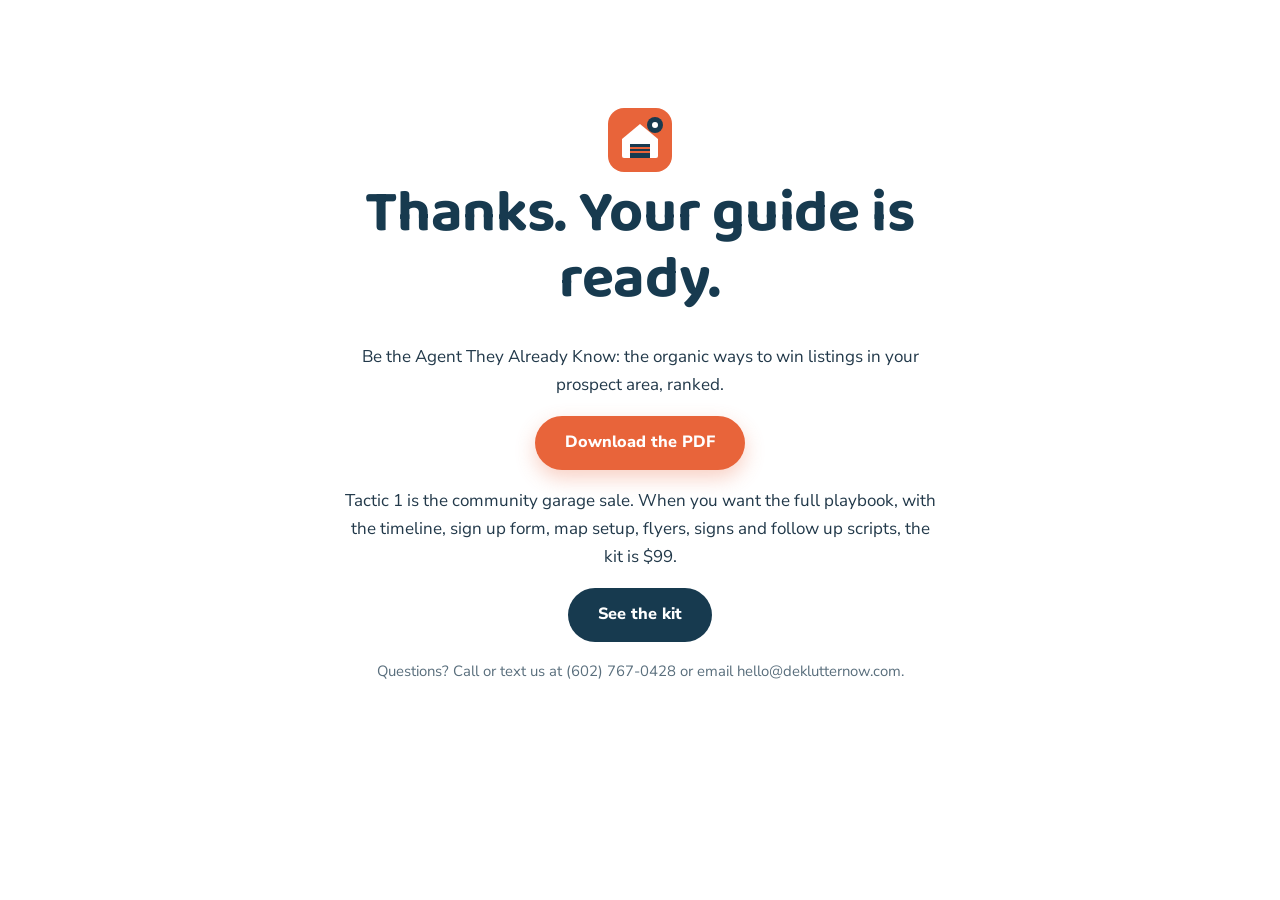
<file: guide/thanks.html>
<!doctype html>
<html lang="en">
<head>
<meta charset="utf-8">
<meta name="viewport" content="width=device-width, initial-scale=1">
<title>Your free guide | Garage Sale Listings</title>
<meta name="robots" content="noindex">
<link rel="stylesheet" href="/styles.css">
<link rel="icon" href="/assets/mark-agents.svg" type="image/svg+xml">
</head>
<body>
<main style="max-width:640px;margin:12vh auto;padding:0 24px;text-align:center">
<img src="/assets/mark-agents.svg" alt="" width="64" height="64">
<h1>Thanks. Your guide is ready.</h1>
<p>Be the Agent They Already Know: the organic ways to win listings in your prospect area, ranked.</p>
<p><a class="btn btn-primary" href="/guide/be_the_agent_they_already_know.pdf" download>Download the PDF</a></p>
<p>Tactic 1 is the community garage sale. When you want the full playbook, with the timeline, sign up form, map setup, flyers, signs and follow up scripts, the kit is $99.</p>
<p><a class="btn btn-dark" href="/#kit">See the kit</a></p>
<p class="small">Questions? Call or text us at (602) 767-0428 or email hello@deklutternow.com.</p>
</main>
</body>
</html>
</file>
<file: styles.css>
/* Shared design system for garagesaleagents.com and communitysalehelp.com */
@font-face{font-family:"Baloo 2";src:url(fonts/baloo2.woff2) format("woff2");font-weight:400 800;font-display:swap}
@font-face{font-family:"Nunito Sans";src:url(fonts/nunitosans.woff2) format("woff2");font-weight:200 1000;font-display:swap}

:root{
  --navy:#173a4f; --navy-deep:#0f2c3d; --ink:#22394a; --muted:#5a6f7d;
  --ice:#eff7fa; --line:#e1ebf0; --white:#fff;
  --green:#17855a; --green-dark:#11704b; --green-soft:#e2f3eb;
  --orange:#e8643a; --orange-dark:#c94f28; --orange-soft:#fdebe3;
  --accent:var(--orange); --accent-dark:var(--orange-dark); --accent-soft:var(--orange-soft);
  --accent2:var(--green); --accent2-soft:var(--green-soft);
  --r-sm:12px; --r:18px; --r-lg:26px;
  --shadow-sm:0 1px 2px rgba(15,44,61,.06),0 4px 14px rgba(15,44,61,.05);
  --shadow:0 2px 4px rgba(15,44,61,.05),0 16px 40px rgba(15,44,61,.08);
  --shadow-lg:0 30px 70px rgba(6,24,36,.35);
}
.theme-hoa{--accent:var(--green);--accent-dark:var(--green-dark);--accent-soft:var(--green-soft);--accent2:var(--orange);--accent2-soft:var(--orange-soft)}

*{box-sizing:border-box}
html{scroll-behavior:smooth;scroll-padding-top:84px}
body{margin:0;font-family:"Nunito Sans",system-ui,-apple-system,"Segoe UI",Roboto,Arial,sans-serif;color:var(--ink);background:var(--white);line-height:1.65;font-size:17px;-webkit-font-smoothing:antialiased}
h1,h2,h3{font-family:"Baloo 2","Nunito Sans",system-ui,sans-serif;color:var(--navy);line-height:1.12;margin:0 0 .5em;font-weight:700;letter-spacing:-.005em}
h1{font-size:clamp(2.3rem,5.4vw,3.7rem)}
h2{font-size:clamp(1.85rem,3.6vw,2.6rem)}
h3{font-size:1.28rem;line-height:1.25}
p{margin:0 0 1em}
a{color:var(--accent-dark)}
img,svg{max-width:100%}
.wrap{max-width:1160px;margin:0 auto;padding:0 24px}
.narrow{max-width:800px}
.small{font-size:.93rem;color:var(--muted)}
.eyebrow{display:inline-block;text-transform:uppercase;letter-spacing:.14em;font-size:.76rem;font-weight:800;color:var(--accent2);margin-bottom:.9em}
.bar{display:block;width:64px;height:4px;border-radius:4px;background:var(--accent2);margin:6px 0 26px}
.center{text-align:center}
.center .bar{margin-left:auto;margin-right:auto}
.icon{width:22px;height:22px;flex:none;stroke:currentColor;fill:none;stroke-width:2;stroke-linecap:round;stroke-linejoin:round}
.sr-only{position:absolute;width:1px;height:1px;overflow:hidden;clip:rect(0 0 0 0)}

/* Nav */
.topbar{position:sticky;top:0;z-index:20;background:rgba(255,255,255,.92);backdrop-filter:saturate(1.4) blur(10px);border-bottom:1px solid var(--line)}
.topbar-inner{display:flex;align-items:center;justify-content:space-between;gap:20px;height:72px}
.brand{display:flex;align-items:center;gap:10px;font-family:"Baloo 2",sans-serif;font-weight:800;font-size:1.3rem;text-decoration:none;color:var(--navy);line-height:1}
.brand-mark{width:38px;height:38px}
.nav{display:flex;align-items:center;gap:28px}
.nav a{text-decoration:none;color:var(--ink);font-weight:600;font-size:.97rem}
.nav a:hover{color:var(--accent-dark)}
.nav .btn{color:#fff;padding:10px 20px;font-size:.95rem}

/* Buttons */
.btn{display:inline-flex;align-items:center;justify-content:center;gap:8px;padding:15px 28px;border-radius:999px;font-family:"Nunito Sans",sans-serif;font-weight:800;font-size:1.02rem;text-decoration:none;border:2px solid transparent;cursor:pointer;transition:background .15s,transform .15s,box-shadow .15s,color .15s;line-height:1.2}
.btn .icon{width:18px;height:18px}
.btn-primary{background:var(--accent);color:#fff;box-shadow:0 8px 20px color-mix(in srgb,var(--accent) 30%,transparent)}
.btn-primary:hover{background:var(--accent-dark);transform:translateY(-1px)}
.btn-dark{background:var(--navy);color:#fff}
.btn-dark:hover{background:var(--navy-deep)}
.btn-outline{background:transparent;border-color:rgba(255,255,255,.7);color:#fff}
.btn-outline:hover{background:#fff;color:var(--navy)}
.btn-light{background:#fff;color:var(--navy)}
.btn-light:hover{background:var(--ice)}
.btn-block{width:100%}

/* Hero */
.hero{position:relative;color:#d9e6ee;background:
  radial-gradient(900px 420px at 85% 10%,rgba(47,178,124,.18),transparent 60%),
  radial-gradient(700px 380px at 10% 0%,rgba(232,100,58,.16),transparent 60%),
  linear-gradient(165deg,#1b4560 0%,var(--navy) 45%,var(--navy-deep) 100%);overflow:hidden}
.hero-grid{display:grid;grid-template-columns:1.12fr .88fr;gap:56px;align-items:center;padding:84px 24px 36px}
.hero h1{color:#fff}
.hero .eyebrow{color:#7fd6ad}
.theme-agents .hero .eyebrow{color:#ffb595}
.lede{font-size:1.17rem;color:#c9d9e3;max-width:600px}
.hero-ctas{display:flex;gap:14px;flex-wrap:wrap;margin-top:30px}
.hero-art{display:block;width:100%;height:auto;min-height:150px;margin-top:6px}
.hero-art img{display:block;width:100%;height:auto}
.hero-card{background:#fff;color:var(--ink);border-radius:var(--r);padding:30px;box-shadow:var(--shadow-lg)}
.hero-card h2{font-size:1.45rem;text-align:center;margin-bottom:.3em}
.hero-card .sub{text-align:center;color:var(--muted);font-size:.95rem;margin-bottom:20px}
.hero-card .foot{border-top:1px solid var(--line);margin:20px 0 0;padding-top:14px;font-size:.9rem;color:var(--muted);display:flex;gap:8px;align-items:flex-start}
.hero-card .foot .icon{width:18px;height:18px;margin-top:3px;color:var(--accent2)}

/* Path options in hero card */
.path{display:flex;gap:16px;align-items:flex-start;padding:18px;border:1.5px solid var(--line);border-radius:var(--r-sm);text-decoration:none;color:var(--ink);transition:border-color .15s,box-shadow .15s,transform .15s;margin-bottom:12px;background:#fff}
.path:hover{border-color:var(--accent);box-shadow:var(--shadow-sm);transform:translateY(-1px)}
.path-hoa:hover{border-color:var(--green)}
.path-body{display:flex;flex-direction:column;gap:2px;flex:1}
.path strong{font-family:"Baloo 2",sans-serif;font-size:1.22rem;color:var(--navy);line-height:1.2}
.path span{color:var(--muted);font-size:.95rem;line-height:1.5}
.path .path-tag{font-size:.72rem;font-weight:800;text-transform:uppercase;letter-spacing:.12em;color:var(--orange)}
.path-hoa .path-tag{color:var(--green)}
.path .path-go{font-weight:800;color:var(--navy);margin-top:4px;display:inline-flex;align-items:center;gap:6px}
.path .path-go .icon{width:16px;height:16px}

/* Icon tiles */
.tile{display:grid;place-items:center;width:48px;height:48px;border-radius:14px;background:var(--accent-soft);color:var(--accent-dark);flex:none}
.tile-2{background:var(--accent2-soft);color:var(--accent2)}
.tile-orange{background:var(--orange-soft);color:var(--orange-dark)}
.tile-green{background:var(--green-soft);color:var(--green)}

/* Sections */
.section{padding:96px 0}
.section-ice{background:var(--ice)}
.two-col{display:grid;grid-template-columns:1.25fr 1fr;gap:64px;align-items:start}
.two-col.even{grid-template-columns:1fr 1fr;align-items:center}
.section-head{max-width:720px;margin-bottom:40px}
.section-head p:not(.eyebrow){color:var(--muted);font-size:1.08rem}

/* Check list */
.checks{list-style:none;padding:0;margin:0 0 1.4em;display:grid;gap:12px}
.checks li{display:flex;gap:14px;align-items:center;font-weight:600;color:var(--navy)}
.checks .dot{display:grid;place-items:center;width:30px;height:30px;border-radius:50%;background:var(--accent2-soft);color:var(--accent2);flex:none}
.checks .dot .icon{width:16px;height:16px;stroke-width:2.6}
.hero .checks li{color:#fff}
.hero .checks .dot{background:rgba(255,255,255,.12);color:#7fd6ad}

/* Cards */
.card{background:#fff;border:1px solid var(--line);border-radius:var(--r);padding:28px;box-shadow:var(--shadow-sm);transition:transform .2s,box-shadow .2s}
.card:hover{transform:translateY(-3px);box-shadow:var(--shadow)}
.grid-3{display:grid;grid-template-columns:repeat(3,1fr);gap:20px}
.grid-4{display:grid;grid-template-columns:repeat(4,1fr);gap:20px}
.feature h3{margin:18px 0 6px;font-size:1.15rem}
.feature p{margin:0;color:var(--muted);font-size:.97rem}

/* Rows list (toolkit style) */
.rows{list-style:none;margin:0;padding:0;border-top:1px solid var(--line)}
.rows li{display:flex;gap:18px;align-items:center;padding:18px 4px;border-bottom:1px solid var(--line);font-weight:700;color:var(--navy);font-size:1.05rem}

/* Buy card */
.buy-card{position:sticky;top:100px;text-align:center;padding:36px 32px;border-radius:var(--r-lg);box-shadow:var(--shadow)}
.buy-card .tile{margin:0 auto 14px}
.price{font-family:"Baloo 2",sans-serif;font-size:4.4rem;font-weight:800;color:var(--navy);margin:0;line-height:1}
.currency{font-size:2.1rem;vertical-align:top;position:relative;top:.45em;margin-right:2px}
.price-note{color:var(--muted);margin:.5em 0 1.4em}
.buy-card .small{margin:1.1em 0 0}

/* Dark band */
.band{background:linear-gradient(135deg,var(--navy) 0%,var(--navy-deep) 100%);color:#c9d9e3;border-radius:var(--r-lg);padding:44px;display:grid;grid-template-columns:auto 1fr auto;gap:30px;align-items:center;position:relative;overflow:hidden;margin-top:64px}
.band::after{content:"";position:absolute;right:-80px;top:-80px;width:260px;height:260px;border-radius:50%;background:radial-gradient(circle,rgba(47,178,124,.25),transparent 70%)}
.band h3{color:#fff;font-size:1.5rem;margin:0 0 8px}
.band p{margin:0}
.band .eyebrow{color:#7fd6ad;margin-bottom:.5em}
.band .tile{width:64px;height:64px;border-radius:18px;background:rgba(255,255,255,.1);color:#fff}
.band .tile .icon{width:30px;height:30px}
.band .btn{position:relative;z-index:1;white-space:nowrap}

/* Area card */
.area{display:flex;gap:14px;align-items:flex-start;background:#fff;border:1px solid var(--line);border-radius:var(--r-sm);padding:18px 20px;box-shadow:var(--shadow-sm);margin-top:8px}
.area p{margin:0}
.area-list{list-style:none;margin:0 0 22px;padding:0;display:grid;gap:10px}
.area-list li{display:flex;gap:12px;align-items:center;padding:12px 14px;background:var(--ice);border-radius:var(--r-sm);font-weight:700;color:var(--navy)}
.area-list .icon{color:var(--accent)}

/* Illustration card */
.art-card{border-radius:var(--r-lg);overflow:hidden;box-shadow:var(--shadow);background:#e9f3ef}
.art-card img{display:block;width:100%;height:auto}

/* Form */
.form-card{position:sticky;top:100px;padding:34px;border-radius:var(--r-lg);box-shadow:var(--shadow)}
.form-card h3{margin-top:0}
form label{display:block;font-weight:700;font-size:.92rem;color:var(--navy);margin-bottom:16px}
form input,form select{display:block;width:100%;margin-top:7px;padding:13px 16px;border:1.5px solid var(--line);border-radius:999px;font:inherit;font-weight:400;background:#f7fbfc;color:var(--ink);transition:border-color .15s,box-shadow .15s}
form select{appearance:none;background-image:url("data:image/svg+xml,%3Csvg xmlns='http://www.w3.org/2000/svg' viewBox='0 0 24 24' fill='none' stroke='%235a6f7d' stroke-width='2' stroke-linecap='round' stroke-linejoin='round'%3E%3Cpath d='m6 9 6 6 6-6'/%3E%3C/svg%3E");background-repeat:no-repeat;background-position:right 14px center;background-size:18px;padding-right:40px}
form input:focus,form select:focus{outline:none;border-color:var(--accent);box-shadow:0 0 0 4px var(--accent-soft);background:#fff}
.row{display:grid;grid-template-columns:1fr 1fr;gap:14px}
.form-status{margin:14px 0 0;font-weight:700;color:var(--green)}
.form-status:empty{display:none}
.form-status.ok{background:var(--green-soft);color:var(--green-dark);padding:12px 16px;border-radius:12px}
.form-status.err{background:var(--orange-soft);color:var(--orange-dark);padding:12px 16px;border-radius:12px}
.hp{position:absolute!important;left:-9999px!important;width:1px;height:1px;opacity:0}
button[disabled]{opacity:.7;cursor:wait}
.form-note{display:flex;gap:8px;align-items:center;justify-content:center;margin:14px 0 0;color:var(--muted);font-size:.88rem}
.form-note .icon{width:16px;height:16px}

/* Steps */
.steps{display:grid;grid-template-columns:repeat(4,1fr);gap:20px;position:relative;counter-reset:s}
.step{position:relative}
.step-top{display:flex;align-items:center;justify-content:space-between;margin-bottom:16px}
.num{font-family:"Baloo 2",sans-serif;font-weight:800;font-size:2.4rem;line-height:1;color:var(--line)}
.step h3{font-size:1.16rem;margin:0 0 8px}
.step p{margin:0;color:var(--muted);font-size:.97rem}
.note{margin-top:30px;color:var(--muted);display:flex;gap:10px;align-items:center}
.note .icon{color:var(--accent2)}

/* FAQ */
details{background:#fff;border:1px solid var(--line);border-radius:var(--r);padding:0 24px;margin-bottom:12px;box-shadow:var(--shadow-sm);transition:box-shadow .2s}
details[open]{box-shadow:var(--shadow)}
summary{cursor:pointer;font-weight:800;color:var(--navy);padding:20px 36px 20px 0;list-style:none;position:relative;font-size:1.05rem}
summary::-webkit-details-marker{display:none}
summary::after{content:"";position:absolute;right:0;top:50%;width:26px;height:26px;margin-top:-13px;border-radius:50%;background:var(--accent-soft) url("data:image/svg+xml,%3Csvg xmlns='http://www.w3.org/2000/svg' viewBox='0 0 24 24' fill='none' stroke='%23173a4f' stroke-width='2.4' stroke-linecap='round' stroke-linejoin='round'%3E%3Cpath d='m6 9 6 6 6-6'/%3E%3C/svg%3E") center/16px no-repeat;transition:transform .2s}
details[open] summary::after{transform:rotate(180deg)}
details p{color:var(--muted);margin:0 0 20px}

/* Footer */
.footer{background:var(--navy-deep);color:#b8cad5;padding:64px 0 28px}
.footer a{color:#e4eef3;text-decoration:none}
.footer a:hover{color:#fff;text-decoration:underline}
.footer-inner{display:grid;grid-template-columns:1.6fr 1fr 1fr;gap:40px}
.footer .brand{color:#fff;margin-bottom:14px}
.footer h4{font-family:"Nunito Sans",sans-serif;text-transform:uppercase;letter-spacing:.12em;font-size:.8rem;color:#fff;margin:6px 0 14px}
.footer-nav{display:flex;flex-direction:column;gap:10px}
.footer .small{color:#9fb4c1}
.copy{margin-top:44px;border-top:1px solid rgba(255,255,255,.1);padding-top:22px}
.crosslink{display:inline-flex;gap:8px;align-items:center}

/* Responsive */
@media (max-width:980px){
  .hero-grid{grid-template-columns:1fr;gap:36px;padding-top:60px}
  .two-col,.two-col.even{grid-template-columns:1fr;gap:40px}
  .buy-card,.form-card{position:static}
  .grid-3{grid-template-columns:1fr 1fr}
  .grid-4,.steps{grid-template-columns:1fr 1fr}
  .band{grid-template-columns:1fr;text-align:left}
  .footer-inner{grid-template-columns:1fr 1fr}
  .footer-inner > div:first-child{grid-column:1/-1}
}
@media (max-width:720px){
  .nav a:not(.btn){display:none}
  .brand{font-size:1.08rem;white-space:nowrap}
  .nav .btn{padding:9px 14px;font-size:.88rem;white-space:nowrap}
  .topbar-inner{gap:10px}
  .feature{display:flex;gap:16px;align-items:center;padding:18px 20px}
  .feature h3{margin:0;font-size:1.05rem}
  .brand-mark{width:32px;height:32px}
  body{font-size:16px}
  .section{padding:68px 0}
  .wrap.hero-grid{padding:44px 20px 24px}
  .wrap{padding:0 20px}
  .grid-3,.grid-4,.steps{grid-template-columns:1fr}
  .row{grid-template-columns:1fr}
  .band{padding:30px}
  .band .btn{width:100%;white-space:normal}
  .hero-ctas .btn{width:100%}
  .hero-card{padding:22px}
  .form-card,.buy-card{padding:26px}
  .hero-art{min-height:120px;overflow:hidden}
  .hero-art img{width:180%;max-width:none;margin-left:-40%}
}

/* Phone contact */
.btn-call{background:var(--ice);color:var(--navy)!important;border-color:var(--line);padding:9px 16px!important;font-size:.95rem}
.btn-call:hover{background:#fff;border-color:var(--accent)}
.btn-call .icon{width:17px;height:17px;color:var(--accent)}
.btn-sm{padding:10px 18px;font-size:.93rem}
.btn-soft{background:var(--accent-soft);color:var(--accent-dark)}
.btn-soft:hover{background:var(--accent);color:#fff}
.talk{display:flex;gap:14px;align-items:flex-start;margin-top:22px;padding-top:20px;border-top:1px solid var(--line)}
.talk-title{font-weight:800;color:var(--navy);margin:2px 0 12px;line-height:1.4}
.talk-actions{display:flex;gap:10px;flex-wrap:wrap}
.footer-phone{display:flex;gap:10px;align-items:center}
.footer-phone .icon{width:18px;height:18px;color:#7fd6ad}
.footer-phone a{font-weight:700}
.nowrap{white-space:nowrap}
.call-short{display:none}
@media (max-width:720px){.btn-call .call-short{display:inline}}
@media (max-width:460px){.nav .nav-cta{display:none}}
@media (max-width:720px){
  .btn-call{padding:9px 14px!important;gap:6px}
  .btn-call .call-num{position:absolute;width:1px;height:1px;overflow:hidden;clip:rect(0 0 0 0)}
  .btn-call .icon{width:18px;height:18px}
  .nav{gap:8px}
  .brand{min-width:0}
  .brand span{overflow:hidden;text-overflow:ellipsis}
}
/* Facts block: plain text an answer engine can quote */
.facts-band{padding:48px 0 8px}
.facts{background:var(--ice);border:1px solid var(--line);border-radius:var(--r);padding:36px 40px;box-shadow:var(--shadow-sm)}
.facts .eyebrow{margin-bottom:.45em}
.facts h2{font-size:1.45rem;margin:0 0 8px}
.facts dl{margin:16px 0 0}
.facts .fact{display:grid;grid-template-columns:minmax(140px,200px) 1fr;gap:8px 28px;padding:14px 0;border-top:1px solid var(--line)}
.facts .fact:first-of-type{border-top:0;padding-top:4px}
.facts dt{font-weight:800;color:var(--navy);margin:0}
.facts dd{margin:0;color:var(--ink)}
.faq-more{margin:28px 0 0;text-align:center}
@media (max-width:700px){
  .facts{padding:26px 20px}
  .facts-band{padding:32px 0 0}
  .facts .fact{grid-template-columns:1fr;gap:4px}
}

@media (prefers-reduced-motion:reduce){*{transition:none!important;scroll-behavior:auto!important}}

/* Waitlist modal */
.waitlist-hint{display:flex;gap:8px;align-items:flex-start;justify-content:center;margin:12px 0 0;font-size:.9rem;color:var(--muted);text-align:left}
.waitlist-hint .icon{width:16px;height:16px;margin-top:3px;color:var(--accent)}
.waitlist-hint.light{color:#c9d9e3;justify-content:center;text-align:center;margin-top:10px;font-size:.85rem}
.guide-cta{position:relative;z-index:1;display:flex;flex-direction:column;align-items:center}
.modal{border:0;padding:0;background:transparent;max-width:none;max-height:none;width:100%;height:100%;margin:0;color:var(--ink)}
.modal:not([open]){display:none}
.modal[open]{display:flex;align-items:center;justify-content:center;padding:24px}
.modal::backdrop{background:rgba(9,28,40,.62);backdrop-filter:blur(3px)}
.modal.fallback{position:fixed;inset:0;z-index:100;background:rgba(9,28,40,.62)}
.modal-inner{position:relative;width:100%;max-width:560px;max-height:calc(100vh - 48px);overflow:auto;background:#fff;border-radius:var(--r-lg);padding:34px;box-shadow:var(--shadow-lg);animation:modal-in .22s ease-out}
@keyframes modal-in{from{opacity:0;transform:translateY(14px) scale(.98)}to{opacity:1;transform:none}}
.modal-close{position:absolute;top:16px;right:16px;width:40px;height:40px;border-radius:50%;border:1px solid var(--line);background:#fff;color:var(--navy);display:grid;place-items:center;cursor:pointer}
.modal-close:hover{background:var(--ice)}
.modal-close:focus-visible,.modal .btn:focus-visible{outline:3px solid var(--accent-soft);outline-offset:2px}
.modal-head{display:flex;gap:16px;align-items:center;padding-right:44px;margin-bottom:10px}
.modal-head .eyebrow{margin-bottom:.2em}
.modal-head h2{font-size:1.6rem;margin:0}
.modal-desc{color:var(--muted);margin:0 0 22px}
.opt{font-weight:400;color:var(--muted)}
.wl-done{text-align:center;padding:12px 0 4px}
.wl-done .tile{margin:0 auto 14px;width:56px;height:56px;border-radius:50%}
.wl-done-msg{font-family:"Baloo 2",sans-serif;font-size:1.35rem;color:var(--navy);font-weight:700;line-height:1.3;margin-bottom:20px}
html.modal-open{overflow:hidden}
@media (max-width:720px){
  .modal[open]{align-items:flex-end;padding:0}
  .modal-inner{max-width:none;max-height:92vh;border-radius:24px 24px 0 0;padding:26px 20px 28px;animation:sheet-in .25s ease-out}
  @keyframes sheet-in{from{transform:translateY(40px);opacity:0}to{transform:none;opacity:1}}
  .modal-head h2{font-size:1.35rem}
}
@media (prefers-reduced-motion:reduce){.modal-inner{animation:none}}
.done-actions{display:flex;gap:10px;justify-content:center;flex-wrap:wrap;margin-top:18px}
.wl-done .small{max-width:380px;margin:0 auto}

/* Mobile call and text bar */
.callbar{display:none}
@media (max-width:720px){
  .callbar{display:flex;position:fixed;left:0;right:0;bottom:0;z-index:50;background:#173a4f;box-shadow:0 -2px 10px rgba(0,0,0,.2);padding-bottom:env(safe-area-inset-bottom)}
  .callbar a{flex:1;text-align:center;color:#fff;font-weight:700;text-decoration:none;padding:14px 8px;font-size:16px}
  .callbar a+a{border-left:1px solid rgba(255,255,255,.25)}
  body{padding-bottom:56px}
}
</file>
<file: article.css>
/* Styles for guide and resource pages. Loaded after styles.css. */
.crumbs{font-size:.9rem;color:var(--muted);margin:0 0 14px}
.crumbs a{color:inherit}
.article-hero{padding:56px 0 30px;background:var(--ice)}
.article-hero h1{margin:0 0 14px;font-size:clamp(2rem,4.4vw,3rem)}
.article-hero .lede{max-width:760px}
.byline{font-size:.9rem;color:var(--muted);margin:10px 0 0}
.article{padding:40px 0 70px}
.article .wrap{max-width:820px}
.article h2{margin:42px 0 14px}
.article h3{margin:26px 0 8px}
.article p,.article li{line-height:1.7}
.article ol,.article ul{padding-left:1.3em}
.article li{margin:0 0 8px}
.answer{background:#fff;border:1px solid var(--line);border-left:5px solid var(--accent);border-radius:14px;padding:18px 22px;margin:0 0 10px}
.answer p{margin:0}
.toc{background:var(--ice);border-radius:14px;padding:16px 22px;margin:22px 0}
.toc p{margin:0 0 6px;font-weight:700}
.toc ol{margin:0}
.table-wrap{overflow-x:auto;margin:16px 0}
.article table{border-collapse:collapse;width:100%;min-width:560px;font-size:.95rem;background:#fff}
.article th,.article td{border:1px solid var(--line);padding:10px 12px;text-align:left;vertical-align:top}
.article th{background:var(--ice)}
.callout{background:#fff8ee;border:1px solid #f1d6ad;border-radius:14px;padding:14px 18px;margin:20px 0}
.callout p{margin:0}
.cta-box{background:var(--navy,#173a4f);color:#fff;border-radius:18px;padding:26px;margin:40px 0 10px}
.cta-box h2{color:#fff;margin:0 0 8px}
.cta-box p{color:#dce8ef}
.cta-box .btn{margin:6px 8px 0 0}
.cta-box a:not(.btn){color:#fff}
.related{margin:36px 0 0}
.related ul{list-style:none;padding:0;display:grid;gap:10px}
.related a{font-weight:700}
.sources{font-size:.92rem}
.sources li{word-break:break-word}
.checklist{list-style:none;padding-left:0}
.checklist li{position:relative;padding-left:34px}
.checklist li::before{content:"";position:absolute;left:0;top:.25em;width:20px;height:20px;border:2px solid var(--navy,#173a4f);border-radius:4px;background:#fff}
.print-btn{margin:10px 0 0}
.res-grid{display:grid;grid-template-columns:repeat(auto-fit,minmax(220px,1fr));gap:16px;margin-top:22px}
.res-grid a.card{display:block;text-decoration:none;color:inherit}
.res-grid a.card strong{display:block;color:var(--navy,#173a4f);margin-bottom:6px}
.res-grid a.card span{color:var(--muted);font-size:.95rem}
@media print{
  .topbar,.footer,.callbar,.cta-box,.print-btn,.related,.crumbs{display:none !important}
  body{padding:0 !important;background:#fff}
  .article-hero{background:#fff;padding:0 0 10px}
  .article{padding:0}
  .checklist li{break-inside:avoid}
  a{color:#000;text-decoration:none}
}
@media (min-width:981px){.footer-inner:has(> div:nth-child(4)){grid-template-columns:1.4fr 1fr 1.2fr 1fr}}
.article-hero .lede{color:var(--ink);opacity:1}
.article-hero .btn-outline{color:var(--navy);border-color:var(--navy);background:transparent}
.article-hero .btn-outline:hover{background:var(--navy);color:#fff}
.article-hero .hero-ctas{display:flex;flex-wrap:wrap;gap:12px;margin:18px 0 0}
</file>
